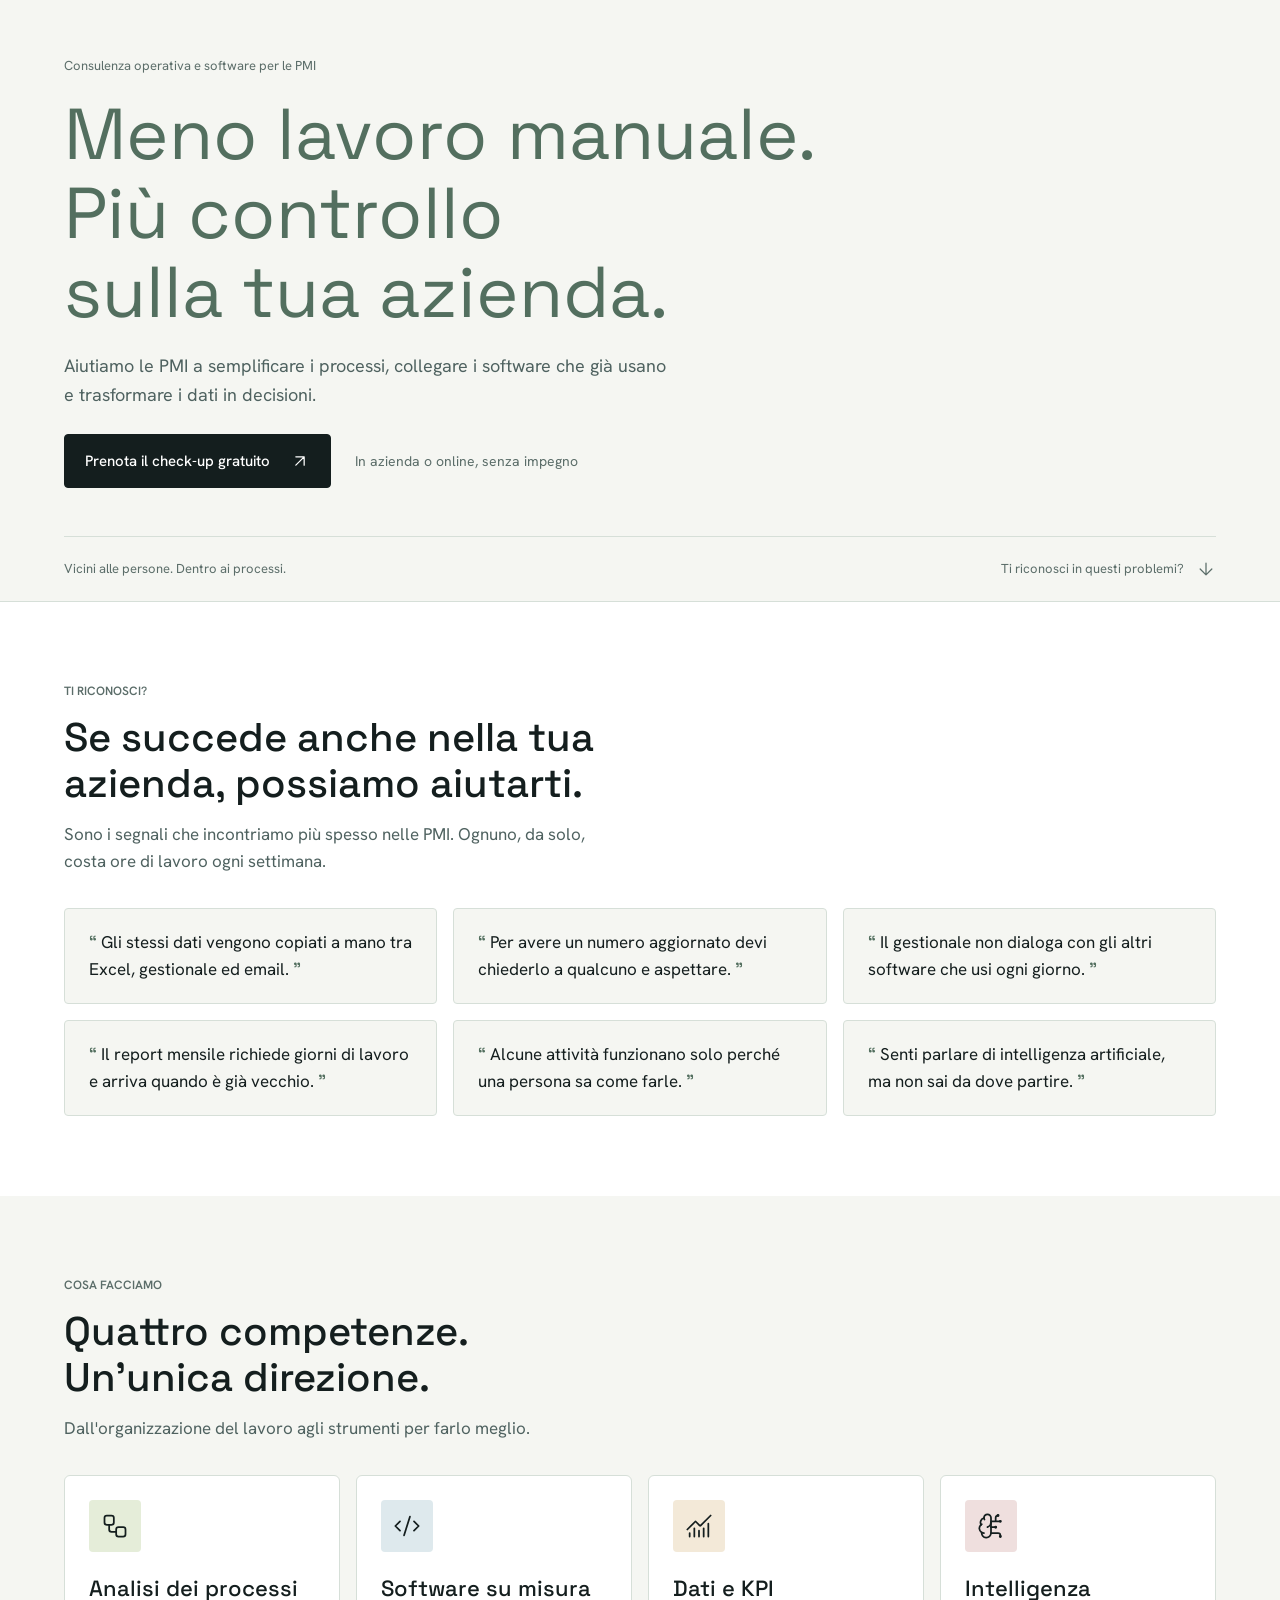
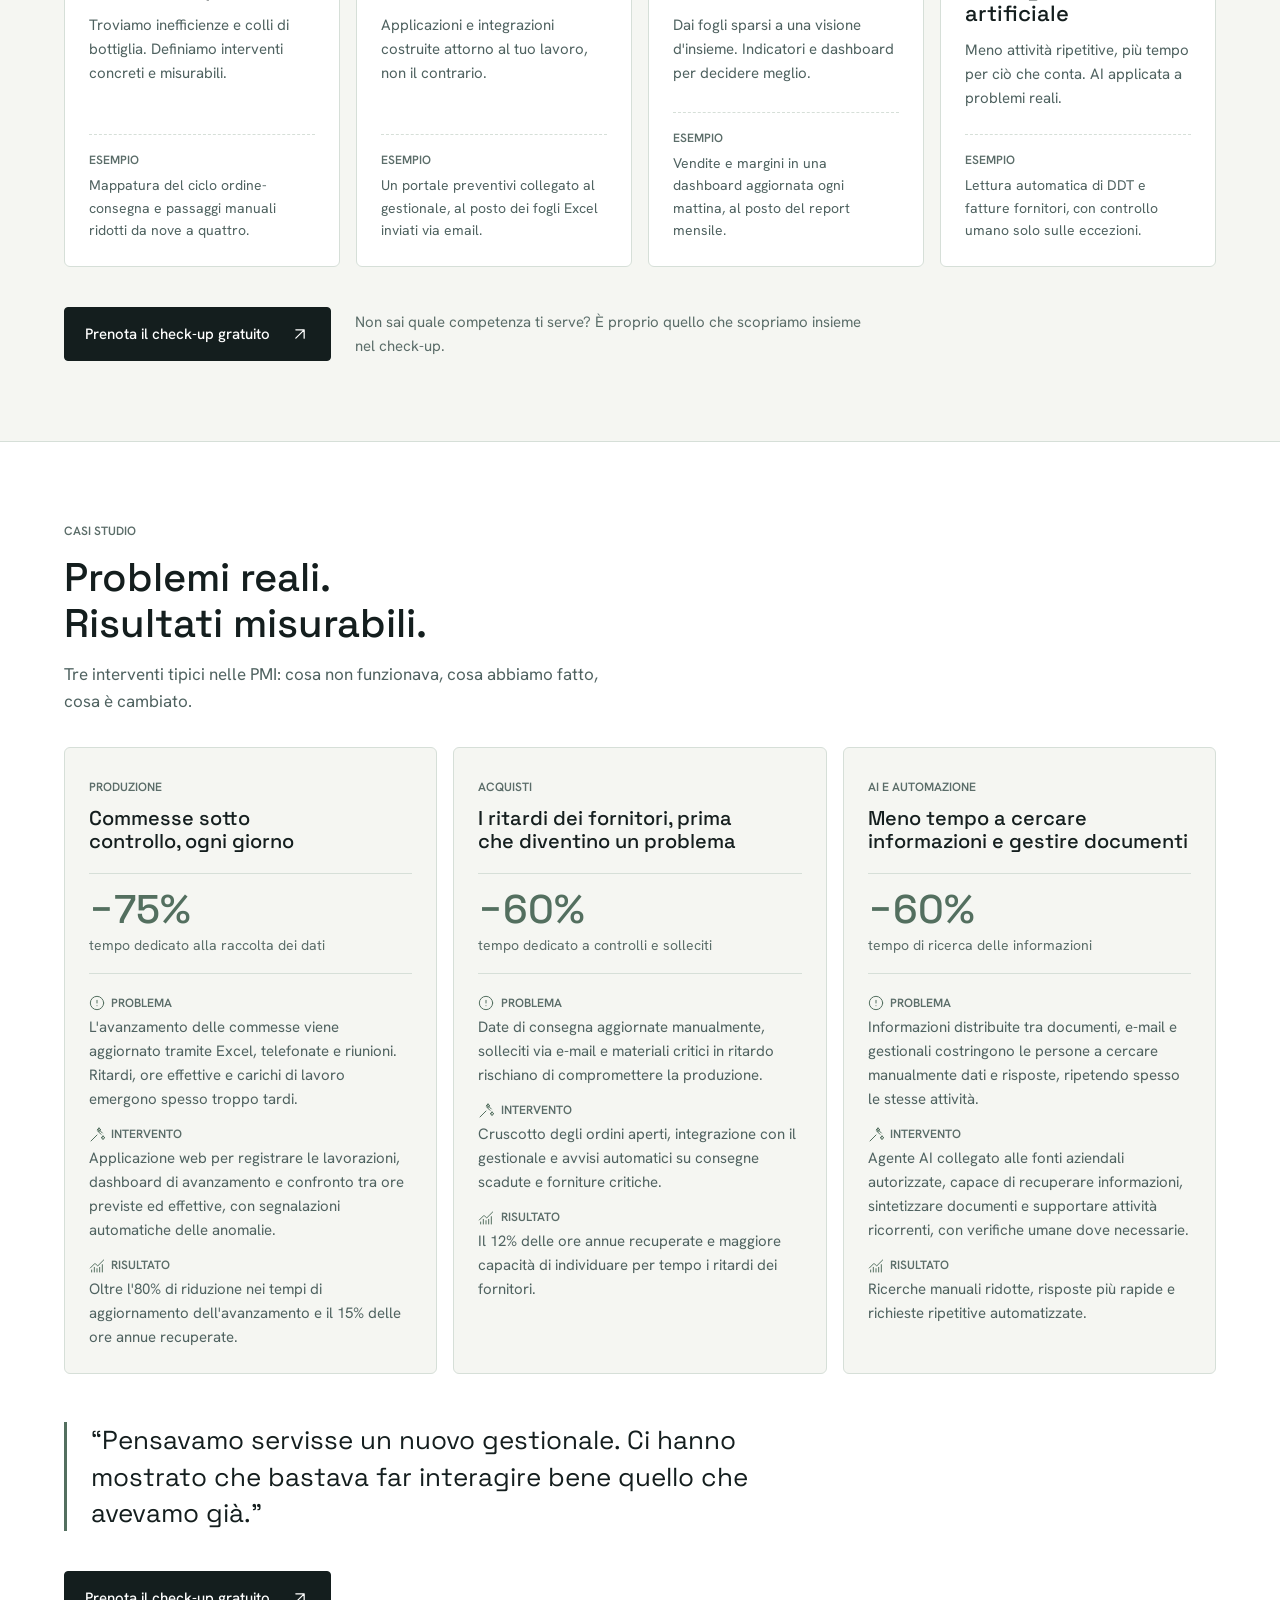
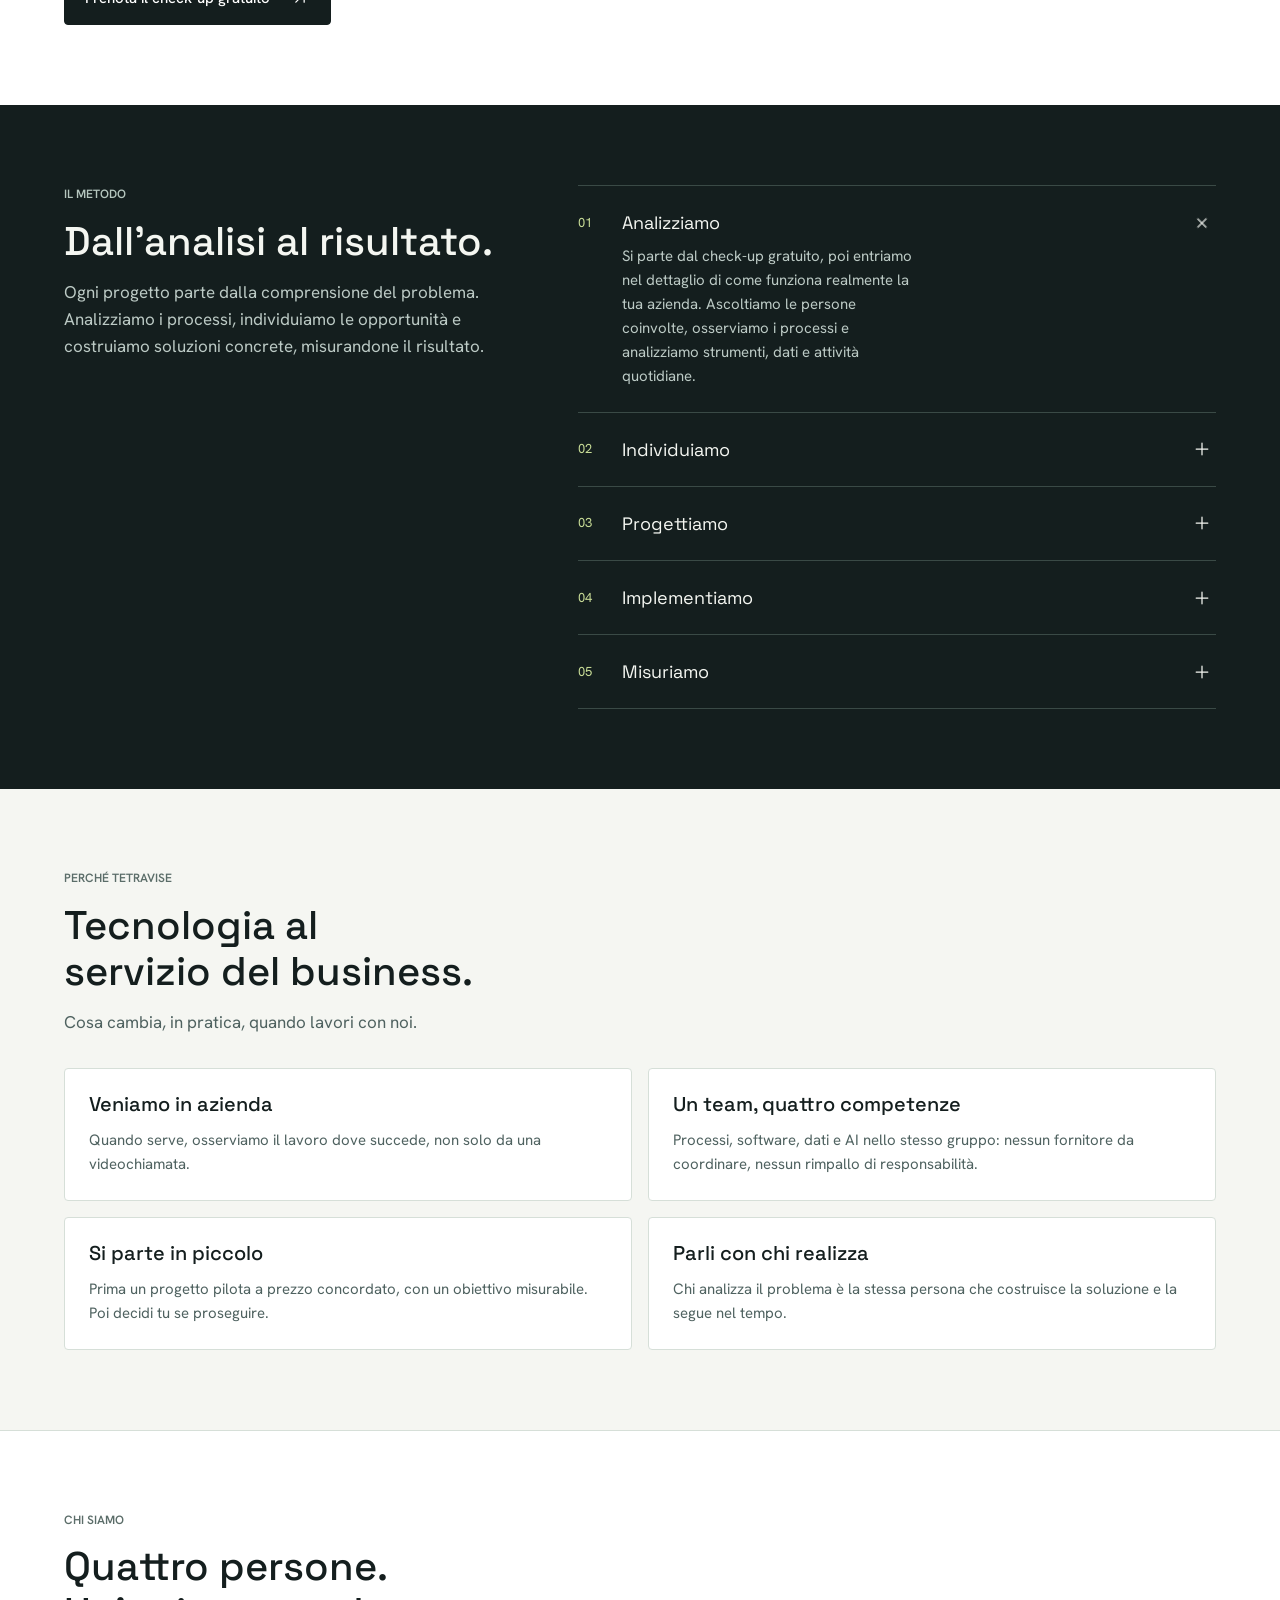
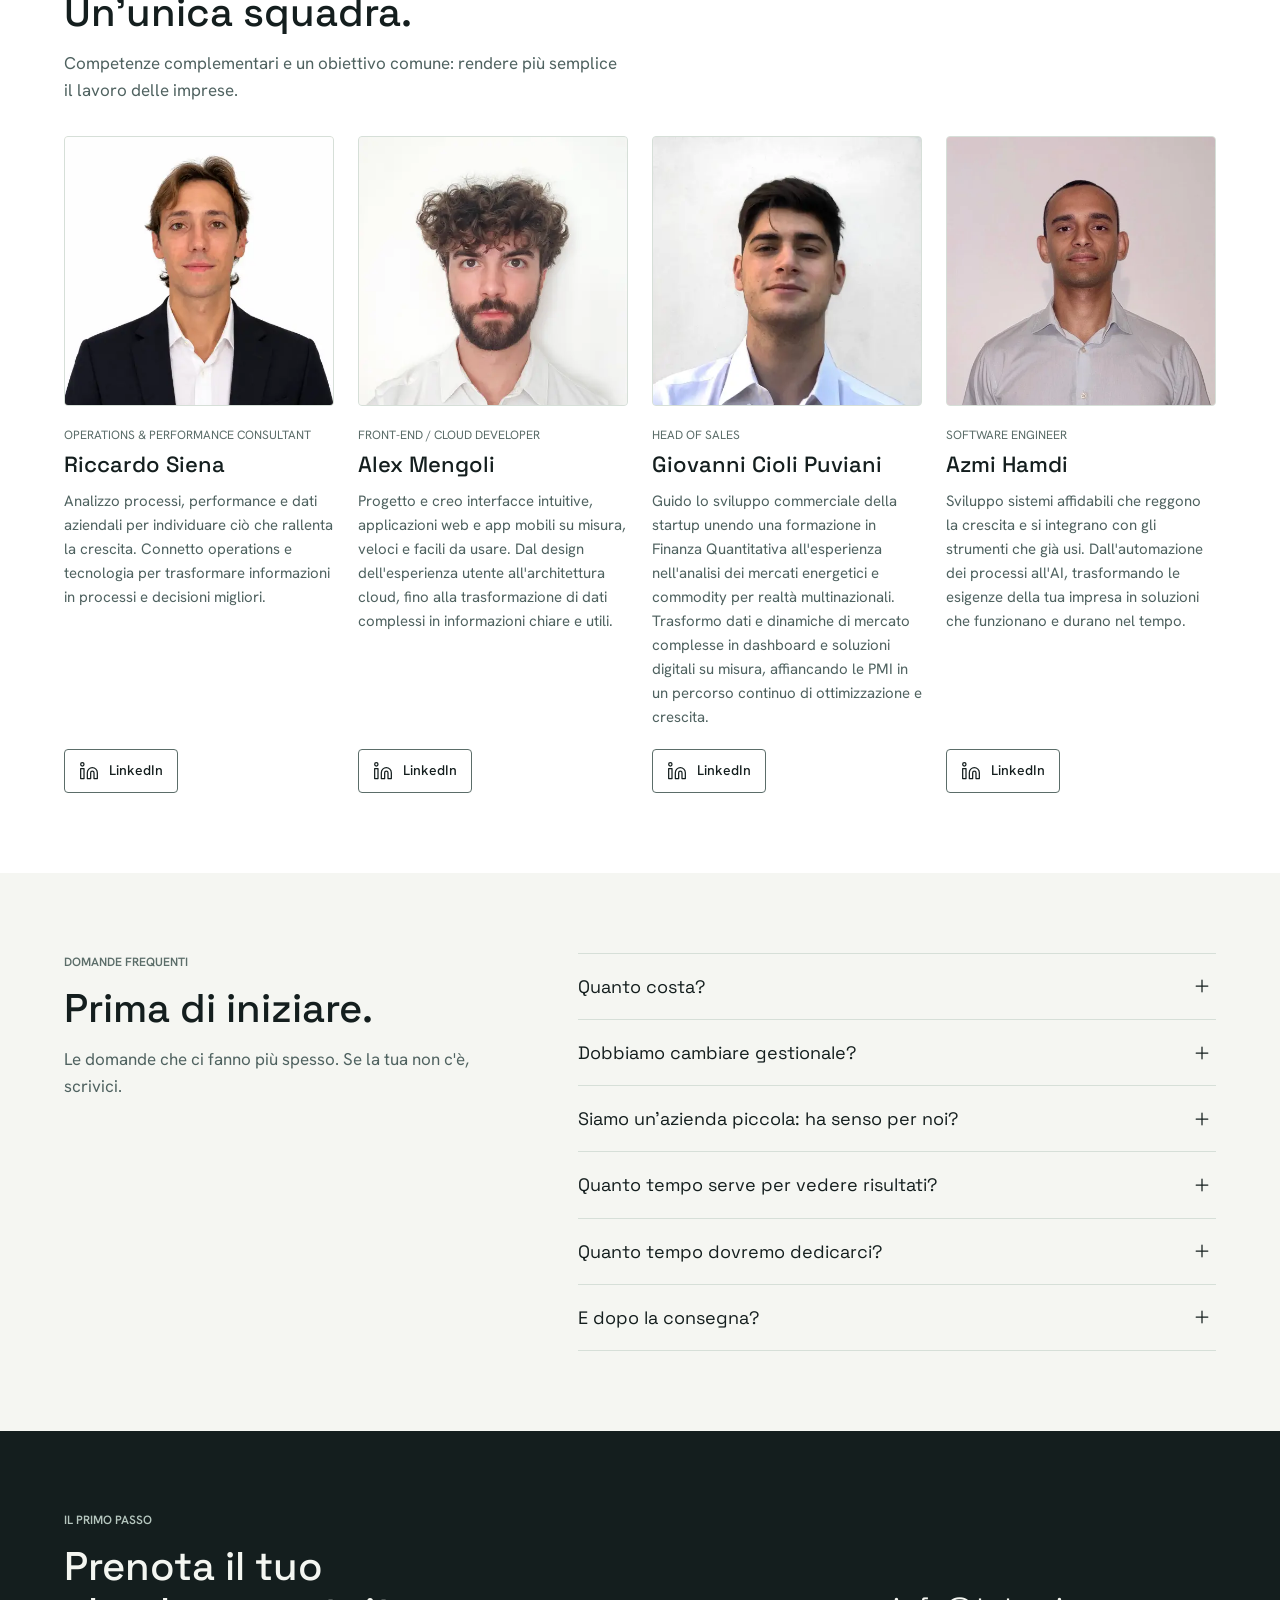
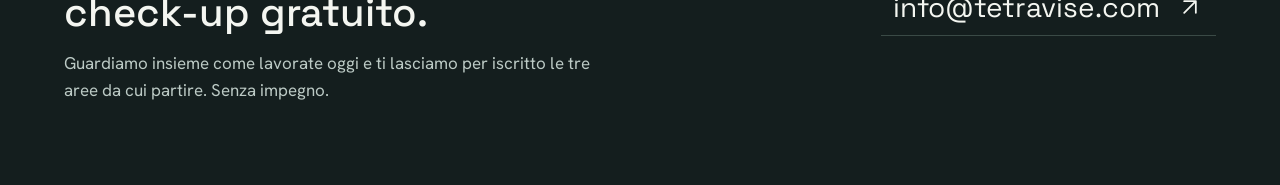
<file: index.html>
<!doctype html>
<html lang="it">
<head>
  <meta charset="utf-8">
  <meta name="viewport" content="width=device-width, initial-scale=1, viewport-fit=cover">
  <meta name="description" content="Tetravise: consulenza operativa, software su misura, dati e intelligenza artificiale per le PMI. Al fianco della tua impresa, dall'analisi al risultato.">
  <meta name="theme-color" content="#141E1E">
  <meta name="color-scheme" content="light dark">
  <meta name="robots" content="index, follow, max-image-preview:large">
  <meta property="og:type" content="website">
  <meta property="og:locale" content="it_IT">
  <meta property="og:site_name" content="Tetravise">
  <meta property="og:title" content="Tetravise | Consulenza e software per le PMI">
  <meta property="og:description" content="Processi più semplici, software su misura, dati e intelligenza artificiale per le PMI. Quattro persone, un'unica squadra.">
  <meta name="twitter:card" content="summary_large_image">
  <meta name="twitter:title" content="Tetravise | Consulenza e software per le PMI">
  <meta name="twitter:description" content="Processi più semplici, software su misura, dati e intelligenza artificiale per le PMI.">
  <link rel="icon" href="assets/favicon/favicon.ico">
  <link rel="icon" type="image/png" sizes="32x32" href="assets/favicon/favicon-32x32.png">
  <link rel="icon" type="image/png" sizes="16x16" href="assets/favicon/favicon-16x16.png">
  <link id="dynamic-favicon" rel="icon" href="assets/favicon/favicon.ico">
  <link rel="apple-touch-icon" sizes="180x180" href="assets/favicon/apple-touch-icon.png">
  <link rel="manifest" href="assets/favicon/site.webmanifest">
  <script src="assets/favicon/favicon-3d.js" defer></script>
  <template id="seo-metadata"></template>
  <title>Tetravise | Consulenza e software per le PMI</title>
  <script>
    (() => {
      let language = 'it';
      try {
        const saved = localStorage.getItem('tetravise-language');
        language = ['it', 'en'].includes(saved) ? saved : (navigator.language.toLowerCase().startsWith('it') ? 'it' : 'en');
      } catch {
        language = navigator.language.toLowerCase().startsWith('it') ? 'it' : 'en';
      }
      document.documentElement.lang = language;
      document.documentElement.dataset.language = language;

      let preference = 'system';
      try {
        const saved = localStorage.getItem('tetravise-theme');
        if (['light', 'dark', 'system'].includes(saved)) preference = saved;
      } catch {}
      const systemColor = matchMedia('(prefers-color-scheme: dark)').matches ? 'dark' : 'light';
      const theme = preference === 'system' ? systemColor : preference;
      document.documentElement.dataset.theme = theme;
      document.documentElement.dataset.themePreference = preference;
    })();
  </script>
  <link rel="preconnect" href="https://fonts.googleapis.com">
  <link rel="preconnect" href="https://fonts.gstatic.com" crossorigin>
  <link rel="stylesheet" href="https://fonts.googleapis.com/css2?family=Space+Grotesk:wght@400;500&family=Hanken+Grotesk:wght@400;500;600&display=swap">
  <style>
    :root {
      color-scheme: light dark;
      --bg: light-dark(#F5F6F2, #111B18);
      --surface: light-dark(#FFFFFF, #192722);
      --ink: light-dark(#141E1E, #EFF5EF);
      --soft: light-dark(#4F6260, #BECDC5);
      --muted: light-dark(#5B6D69, #B2C3B8);
      --line: light-dark(#D6DFD8, #3C5147);
      --accent: light-dark(#536F5F, #C9DD97);
      --focus: light-dark(#3C684A, #C9DD97);
      --button-bg: light-dark(#141E1E, #CDDFAC);
      --button-ink: light-dark(#FFFFFF, #17251B);
      --button-hover: light-dark(#2C423C, #DDEBC6);
      --inverse-bg: light-dark(#141E1E, #0A1410);
      --selection-bg: light-dark(#536F5F, #C9DD97);
      --selection-ink: light-dark(#FFFFFF, #17251B);
      --font-display: "Space Grotesk", "Hanken Grotesk", sans-serif;
      --font-body: "Hanken Grotesk", sans-serif;
      --gutter: 1.25rem;
    }

    * { box-sizing: border-box; }
    :root[data-theme="light"] { color-scheme: light; }
    :root[data-theme="dark"] { color-scheme: dark; }
    html { scroll-behavior: smooth; scroll-padding-top: 1.5rem; }
    body { margin: 0; background: var(--bg); color: var(--ink); font-family: var(--font-body); font-size: 1.0625rem; line-height: 1.6; -webkit-font-smoothing: antialiased; }
    h1, h2, h3, p, figure { margin: 0; }
    h1, h2, h3 { font-family: var(--font-display); font-weight: 500; line-height: 1.15; letter-spacing: 0; text-wrap: balance; }
    a { color: inherit; }
    img { max-width: 100%; }
    ::selection { background: var(--selection-bg); color: var(--selection-ink); }
    button, summary, .button, .nav a, .brand, .footer-brand, .text-link, .linkedin-link, .back-to-top { -webkit-user-select: none; user-select: none; -webkit-touch-callout: none; }
    :focus-visible { outline: 3px solid var(--focus); outline-offset: 5px; border-radius: 3px; }
    .container { width: calc(100% - var(--gutter) - var(--gutter)); max-width: 72rem; margin-inline: auto; }
    .icon-definitions { position: absolute; width: 0; height: 0; overflow: hidden; }
    .icon { display: block; width: 1.25rem; height: 1.25rem; flex: none; fill: none; stroke: currentColor; stroke-width: 1.5; stroke-linecap: round; stroke-linejoin: round; }
    .skip-link { position: absolute; z-index: 1; top: 1rem; left: 1rem; padding: .75rem 1rem; background: var(--button-bg); color: var(--button-ink); transform: translateY(-200%); }
    .skip-link:focus { transform: translateY(0); }
    .sr-only { position: absolute; width: 1px; height: 1px; padding: 0; margin: -1px; overflow: hidden; clip-path: inset(50%); white-space: nowrap; border: 0; }

    .hero { padding-top: 2.5rem; }
    .eyebrow { display: flex; align-items: center; gap: .5rem; color: var(--muted); font-size: .8125rem; }
    .hero h1 { max-width: 21ch; margin-top: 1.125rem; font-size: 2.375rem; font-weight: 400; line-height: 1.1; animation: enter .6s ease both; }
    .hero h1 span { display: block; color: var(--accent); }
    .lead { max-width: 38rem; margin-top: 1.25rem; color: var(--soft); animation: enter .6s ease .08s both; }
    .hero-actions { display: flex; flex-wrap: wrap; align-items: center; gap: 1rem 1.5rem; margin-top: 1.5rem; animation: enter .6s ease .16s both; }
    .button { display: inline-flex; max-width: 100%; min-height: 3.125rem; align-items: center; justify-content: space-between; gap: 1.25rem; padding: .875rem 1.25rem; border: 1px solid var(--button-bg); border-radius: 4px; background: var(--button-bg); color: var(--button-ink); font-size: .9375rem; font-weight: 500; text-decoration: none; transition: background .2s; }
    .button:hover { background: var(--button-hover); }
    .hero-offer { color: var(--muted); font-size: .875rem; }
    .hero-bottom { display: flex; align-items: center; justify-content: space-between; flex-wrap: wrap; gap: 1rem; margin-top: 2.5rem; padding-block: 1rem; border-top: 1px solid var(--line); color: var(--muted); font-size: .8125rem; }
    .text-link { display: inline-flex; min-height: 2rem; align-items: center; gap: .75rem; text-decoration: none; }
    .text-link:hover { text-decoration: underline; text-underline-offset: .3em; }

    .section { padding-block: 3.5rem; }
    .section-head { display: flex; max-width: 40rem; flex-direction: column; gap: .875rem; margin-bottom: 2rem; }
    .kicker { color: var(--muted); font-size: .75rem; font-weight: 600; text-transform: uppercase; }
    .section h2 { max-width: 24ch; font-size: 1.875rem; }
    .sub { max-width: 35rem; color: var(--soft); }
    .alt { border-top: 1px solid var(--line); background: var(--surface); }
    .section-cta { display: flex; flex-wrap: wrap; align-items: center; gap: 1rem 1.5rem; margin-top: 2.5rem; }
    .section-cta p { max-width: 32rem; color: var(--muted); font-size: .9375rem; }

    .pains { display: grid; gap: 1rem; margin: 0; padding: 0; list-style: none; }
    .pain { position: relative; min-width: 0; padding: 1.25rem 1.5rem; border: 1px solid var(--line); border-radius: 4px; background: var(--bg); }
    .pain::before, .pain::after { color: var(--accent); font-family: var(--font-display); font-weight: 500; }
    .pain::before { content: "\201C"; margin-right: .25rem; }
    .pain::after { content: "\201D"; margin-left: .25rem; }

    .fields { display: grid; gap: 1rem; }
    .field { display: flex; min-width: 0; flex-direction: column; gap: 1.5rem; padding: 1.5rem; border: 1px solid var(--line); border-radius: 6px; background: var(--surface); transition: border-color .2s, box-shadow .2s; }
    .field-icon { display: grid; width: 3.25rem; height: 3.25rem; place-items: center; border-radius: 4px; background: var(--tile); transition: transform .25s; }
    .field-icon .icon { width: 1.75rem; height: 1.75rem; }
    .field h3 { max-width: 16ch; margin-bottom: .75rem; font-size: 1.25rem; }
    .field p { color: var(--soft); font-size: .9375rem; }
    .field .field-example { margin-top: auto; padding-top: 1rem; border-top: 1px dashed var(--line); font-size: .875rem; }
    .field-example span:first-child, .case dt { color: var(--muted); font-size: .75rem; font-weight: 600; text-transform: uppercase; }
    .field-example span { margin-bottom: .25rem; }
    .field-example span:first-child { display: block; }
    .f1 { --tile: light-dark(#E5EDD9, #2F4234); }
    .f2 { --tile: light-dark(#DEE9ED, #2C4147); }
    .f3 { --tile: light-dark(#F3E9D8, #493F2B); }
    .f4 { --tile: light-dark(#EFDFDE, #483236); }

    .inverse { --ink: #F4F6F1; --soft: #BCCAC5; --muted: #B5C6BE; --line: #3A4A46; --focus: #C9DD97; background: var(--inverse-bg); color: var(--ink); }
    .cases { display: grid; gap: 1rem; }
    .case { display: flex; min-width: 0; flex-direction: column; gap: 1.25rem; padding: 1.5rem; border: 1px solid var(--line); border-radius: 6px; background: var(--bg); }
    .case h3 { margin-top: .5rem; font-size: 1.25rem; }
    .case-metric { display: flex; flex-direction: column; gap: .25rem; padding-block: 1rem; border-block: 1px solid var(--line); }
    .case-metric strong { color: var(--accent); font-family: var(--font-display); font-size: 2.5rem; font-weight: 500; line-height: 1; }
    .case-metric span { color: var(--muted); font-size: .875rem; }
    .case dl { display: grid; gap: .875rem; margin: 0; }
    .case dt { display: flex; align-items: center; gap: .4rem; }
    .case dt .icon { width: 1rem; height: 1rem; color: var(--accent); }
    .case dd { margin: .125rem 0 0; color: var(--soft); font-size: .9375rem; }
    .quote { max-width: 46rem; margin-top: 3rem; padding-left: 1.5rem; border-left: 3px solid var(--accent); }
    .quote blockquote { margin: 0; }
    .quote p { font-family: var(--font-display); font-size: 1.375rem; line-height: 1.4; }
    .quote figcaption { margin-top: .75rem; color: var(--muted); font-size: .875rem; }

    .split-layout { display: grid; gap: 2rem; }
    #metodo .split-layout { gap: 1rem; }
    .split-layout .section-head { margin-bottom: 0; }
    :is(.method, .faq) details { border-top: 1px solid var(--line); }
    :is(.method, .faq) details:last-child { border-bottom: 1px solid var(--line); }
    .method summary { display: grid; grid-template-columns: 1.75rem minmax(0, 1fr) 1.5rem; gap: 1rem; align-items: center; padding-block: 1.5rem; font-family: var(--font-display); font-size: 1.125rem; line-height: 1.4; list-style: none; cursor: pointer; }
    :is(.method, .faq) summary::-webkit-details-marker { display: none; }
    :is(.method, .faq) summary::marker { content: ""; }
    .method summary:hover { color: #DBEAB6; }
    .step-index { color: #C9DD97; font-family: var(--font-body); font-size: .8125rem; }
    .accordion-icon { transition: transform .2s; }
    :is(.method, .faq) details[open] .accordion-icon { transform: rotate(45deg); }
    .method details p { max-width: 48ch; padding: 0 2.5rem 1.5rem 2.75rem; color: var(--soft); font-size: .9375rem; }
    .method details[open] summary { margin-bottom: 0; padding-bottom: .5rem; }
    :is(.method, .faq) details[open] p { animation: enter .3s ease both; }
    .faq summary { display: grid; grid-template-columns: minmax(0, 1fr) 1.5rem; gap: 1rem; align-items: center; padding-block: 1.25rem; font-family: var(--font-display); font-size: 1.125rem; line-height: 1.4; list-style: none; cursor: pointer; }
    .faq summary:hover { color: var(--accent); }
    .faq details p { max-width: 60ch; padding: 0 2.5rem 1.25rem 0; color: var(--soft); font-size: .9375rem; }

    .reasons { display: grid; gap: 1rem; }
    .reason { min-width: 0; padding: 1.5rem; border: 1px solid var(--line); border-radius: 4px; background: var(--surface); }
    .reason h3 { margin-bottom: .75rem; font-size: 1.25rem; }
    .reason p { color: var(--soft); font-size: .9375rem; }

    .team { display: grid; gap: 2rem; }
    .person { display: flex; min-width: 0; flex-direction: column; transform-origin: center; transition: transform .32s cubic-bezier(.2, .7, .2, 1); }
    .portrait { position: relative; display: grid; flex: none; width: 100%; aspect-ratio: 1; place-items: center; overflow: hidden; border: 1px solid var(--line); border-radius: 4px; background: light-dark(#E1E8E2, #283B30); color: light-dark(#4B6652, #BED1B8); }
    .portrait--software { background: light-dark(#E2E9EB, #28383D); color: light-dark(#4C626A, #BDCFD5); }
    .portrait--data { background: light-dark(#EDE7DA, #403A2D); color: light-dark(#706044, #DCCEB1); }
    .portrait--ai { background: light-dark(#EEE1DD, #3E302E); color: light-dark(#76574F, #E0C6BE); }
    .portrait .icon { width: 3rem; height: 3rem; stroke-width: 1; }
    .portrait img { position: absolute; inset: 0; width: 100%; height: 100%; object-fit: cover; }
    .person figcaption { display: flex; flex: 1; flex-direction: column; align-items: flex-start; padding-top: 1.25rem; }
    .person .role { margin-bottom: .375rem; color: var(--muted); font-size: .75rem; text-transform: uppercase; }
    .person h3 { margin-bottom: .75rem; font-size: 1.375rem; }
    .person .bio { max-width: 36ch; margin-bottom: 1.25rem; color: var(--soft); font-size: .9375rem; }
    .linkedin-link { display: inline-flex; min-height: 2.75rem; align-items: center; gap: .625rem; margin-top: auto; padding: .625rem .875rem; border: 1px solid var(--muted); border-radius: 4px; background: var(--surface); color: var(--ink); font: inherit; font-size: .875rem; font-weight: 500; line-height: 1.4; text-decoration: none; cursor: pointer; transition: color .2s, border-color .2s; }
    .linkedin-link:hover { color: var(--accent); border-color: currentColor; }
    .linkedin-link:disabled { border-color: var(--line); border-style: dashed; background: transparent; color: var(--muted); cursor: not-allowed; }

    .contact-layout { display: flex; flex-direction: column; gap: 2rem; }
    .contact .section-head { margin-bottom: 0; }
    .mail { display: inline-flex; max-width: 100%; align-items: center; align-self: flex-start; gap: 1rem; padding: .625rem .75rem; border-bottom: 1px solid var(--line); font-family: var(--font-display); font-size: 1.375rem; line-height: 1.3; text-decoration: none; }
    .mail span { min-width: 0; overflow-wrap: anywhere; }
    .mail .icon { width: 1.75rem; height: 1.75rem; }
    .mail:hover { color: #DBEAB6; border-color: currentColor; }
    .mail.contact-highlight { color: #DBEAB6; border-color: currentColor; outline: 2px solid var(--focus); outline-offset: .25rem; border-radius: 3px; }
    .button .icon, .mail .icon, .text-link .icon { transition: transform .25s; }
    .reveal-ready [data-reveal] { opacity: 0; transform: translateY(18px); transition: opacity .6s ease, transform .6s cubic-bezier(.22, 1, .36, 1); transition-delay: var(--reveal-delay, 0ms); }
    .reveal-ready [data-reveal].is-visible { opacity: 1; transform: none; }
    :is(.fields, .reasons, .pains, .cases) > :nth-child(2) { --reveal-delay: 70ms; }
    :is(.fields, .reasons, .pains, .cases) > :nth-child(3) { --reveal-delay: 140ms; }
    :is(.fields, .reasons, .pains) > :nth-child(n+4) { --reveal-delay: 210ms; }
    @keyframes enter { from { opacity: 0; transform: translateY(12px); } to { opacity: 1; transform: translateY(0); } }
    @media (hover: hover) {
      .field:hover { border-color: var(--muted); box-shadow: 0 8px 24px rgb(0 0 0 / .06); }
      .field:hover .field-icon { transform: rotate(-5deg); }
      .button:hover .icon, .mail:hover .icon { transform: translate(2px, -2px); }
      .text-link:hover .icon { transform: translateY(3px); }
    }
    @media (hover: hover) and (pointer: fine) and (prefers-reduced-motion: no-preference) {
      .person:hover, .person:focus-within { transform: scale(1.025); }
      .back-to-top:hover .icon { transform: translateY(-2px) rotate(180deg); }
    }
    @media (max-width: 39.99rem) {
      .hero { padding-top: 3rem; }
      .lead { margin-top: 1.5rem; }
      .hero-actions { margin-top: 2rem; }
      .hero-bottom { margin-top: 3rem; padding-block: 1.25rem; }
      .hero-note { display: none; }
    }
    @media (max-width: 23.5rem) {
      :root { --gutter: 1rem; }
      .hero h1 { font-size: 2rem; }
      .lead { font-size: 1rem; }
    }
    @media (max-width: 39.99rem) and (max-height: 43.75rem) {
      .hero { padding-top: 2rem; }
      .lead { margin-top: 1.25rem; }
      .hero-actions { margin-top: 1.5rem; }
      .hero-bottom { margin-top: 2.5rem; padding-block: 1rem; }
      .hero + .section { padding-top: 2rem; }
    }
    @media (min-width: 40rem) {
      :root { --gutter: 2.5rem; }
      .hero { padding-top: 3.5rem; }
      .hero h1 { font-size: 3.5rem; }
      .lead { font-size: 1.125rem; }
      .section { padding-block: 4.5rem; }
      .section h2 { font-size: 2.25rem; }
      .fields, .team { grid-template-columns: repeat(2, minmax(0, 1fr)); }
      .reasons, .pains { grid-template-columns: repeat(2, minmax(0, 1fr)); }
      .quote p { font-size: 1.625rem; }
      .field h3 { font-size: 1.375rem; }
      .mail { font-size: 1.75rem; }
    }
    @media (min-width: 56rem) {
      .cases { grid-template-columns: repeat(3, minmax(0, 1fr)); }
    }
    @media (min-width: 64rem) {
      .hero h1 { font-size: 4.5rem; }
      .hero-bottom { margin-top: 3rem; }
      .section { padding-block: 5rem; }
      .section h2 { font-size: 2.5rem; }
      .fields, .team { grid-template-columns: repeat(4, minmax(0, 1fr)); }
      .pains { grid-template-columns: repeat(3, minmax(0, 1fr)); }
      .split-layout { grid-template-columns: minmax(0, .85fr) minmax(0, 1.25fr); gap: 5rem; }
      #metodo .split-layout { gap: 5rem; }
      .team { gap: 1.5rem; }
      .contact-layout { flex-direction: row; align-items: center; justify-content: space-between; gap: 3rem; }
      .contact .section-head { max-width: 33rem; }
      .mail { align-self: center; flex: none; }
    }
    @media (prefers-reduced-motion: reduce) {
      html { scroll-behavior: auto; }
      *, *::before, *::after { animation: none !important; transition: none !important; }
      .reveal-ready [data-reveal] { opacity: 1; transform: none; }
    }
  </style>
  <link rel="stylesheet" href="assets/layout.css">
</head>
<body id="top">
  <a class="skip-link" href="#contenuto">Vai al contenuto</a>
  <svg class="icon-definitions" xmlns="http://www.w3.org/2000/svg" aria-hidden="true" focusable="false" data-icon-library="lucide@0.468.0">
    <desc>Lucide icons. License: assets/lucide-LICENSE.txt</desc>
    <symbol id="icon-workflow" viewBox="0 0 24 24">
      <rect width="8" height="8" x="3" y="3" rx="2"/>
      <path d="M7 11v4a2 2 0 0 0 2 2h4"/>
      <rect width="8" height="8" x="13" y="13" rx="2"/>
    </symbol>
    <symbol id="icon-code-xml" viewBox="0 0 24 24">
      <path d="m18 16 4-4-4-4"/>
      <path d="m6 8-4 4 4 4"/>
      <path d="m14.5 4-5 16"/>
    </symbol>
    <symbol id="icon-chart-no-axes-combined" viewBox="0 0 24 24">
      <path d="M12 16v5M16 14v7M20 10v11"/>
      <path d="m22 3-8.646 8.646a.5.5 0 0 1-.708 0L9.354 8.354a.5.5 0 0 0-.707 0L2 15"/>
      <path d="M4 18v3M8 14v7"/>
    </symbol>
    <symbol id="icon-brain-circuit" viewBox="0 0 24 24">
      <path d="M12 5a3 3 0 1 0-5.997.125 4 4 0 0 0-2.526 5.77 4 4 0 0 0 .556 6.588A4 4 0 1 0 12 18Z"/>
      <path d="M9 13a4.5 4.5 0 0 0 3-4M6.003 5.125A3 3 0 0 0 6.401 6.5M3.477 10.896a4 4 0 0 1 .585-.396M6 18a4 4 0 0 1-1.967-.516M12 13h4M12 18h6a2 2 0 0 1 2 2v1M12 8h8M16 8V5a2 2 0 0 1 2-2"/>
      <circle cx="16" cy="13" r=".5"/><circle cx="18" cy="3" r=".5"/>
      <circle cx="20" cy="21" r=".5"/><circle cx="20" cy="8" r=".5"/>
    </symbol>
    <symbol id="icon-arrow-up-right" viewBox="0 0 24 24">
      <path d="M7 7h10v10M7 17 17 7"/>
    </symbol>
    <symbol id="icon-arrow-down" viewBox="0 0 24 24">
      <path d="M12 5v14m7-7-7 7-7-7"/>
    </symbol>
    <symbol id="icon-plus" viewBox="0 0 24 24">
      <path d="M5 12h14M12 5v14"/>
    </symbol>
    <symbol id="icon-user-round" viewBox="0 0 24 24">
      <circle cx="12" cy="8" r="5"/>
      <path d="M20 21a8 8 0 0 0-16 0"/>
    </symbol>
    <symbol id="icon-linkedin" viewBox="0 0 24 24">
      <path d="M16 8a6 6 0 0 1 6 6v7h-4v-7a2 2 0 0 0-2-2 2 2 0 0 0-2 2v7h-4v-7a6 6 0 0 1 6-6z"/>
      <rect width="4" height="12" x="2" y="9"/>
      <circle cx="4" cy="4" r="2"/>
    </symbol>
    <symbol id="icon-sun" viewBox="0 0 24 24">
      <circle cx="12" cy="12" r="4"/>
      <path d="M12 2v2M12 20v2m-7.07-17.07 1.41 1.41m11.32 11.32 1.41 1.41M2 12h2M20 12h2M6.34 17.66l-1.41 1.41M19.07 4.93l-1.41 1.41"/>
    </symbol>
    <symbol id="icon-moon" viewBox="0 0 24 24">
      <path d="M12 3a6 6 0 0 0 9 9 9 9 0 1 1-9-9Z"/>
    </symbol>
    <symbol id="icon-circle-alert" viewBox="0 0 24 24"><circle cx="12" cy="12" r="10"/><line x1="12" y1="8" x2="12" y2="12"/><line x1="12" y1="16" x2="12.01" y2="16"/></symbol>
    <symbol id="icon-wand-sparkles" viewBox="0 0 24 24"><path d="m15 4 5 5"/><path d="m13 6 5 5"/><path d="m3 21 9-9"/><path d="m14 3 1-2 1 2 2 1-2 1-1 2-1-2-2-1 2-1Z"/><path d="m20 15 1-2 1 2 2 1-2 1-1 2-1-2-2-1 2-1Z"/></symbol>
  </svg>

  <template id="site-header"></template>

  <main id="contenuto" tabindex="-1">
    <section class="hero" aria-labelledby="hero-title">
      <div class="container">
        <p class="eyebrow" data-i18n="hero.eyebrow">Consulenza operativa e software per le PMI</p>
        <h1 id="hero-title"><span data-i18n="hero.title">Meno lavoro manuale.</span><span data-i18n="hero.titleAccent">Più controllo sulla tua azienda.</span></h1>
        <p class="lead" data-i18n="hero.lead">Aiutiamo le PMI a semplificare i processi, collegare i software che già usano e trasformare i dati in decisioni.</p>
        <div class="hero-actions">
          <a class="button" href="#contatti"><span data-i18n="hero.cta">Prenota il check-up gratuito</span> <svg class="icon" aria-hidden="true"><use href="#icon-arrow-up-right"/></svg></a>
          <p class="hero-offer" data-i18n="hero.offer">In azienda o online, senza impegno</p>
        </div>
        <div class="hero-bottom">
          <span class="hero-note" data-i18n="hero.note">Vicini alle persone. Dentro ai processi.</span>
          <a class="text-link" href="#problemi"><span data-i18n="hero.link">Ti riconosci in questi problemi?</span> <svg class="icon" aria-hidden="true"><use href="#icon-arrow-down"/></svg></a>
        </div>
      </div>
    </section>

    <section class="section alt" id="problemi" aria-labelledby="pains-title">
      <div class="container">
        <div class="section-head" data-reveal>
          <span class="kicker" data-i18n="pains.kicker">Ti riconosci?</span>
          <h2 id="pains-title" data-i18n="pains.title">Se succede anche nella tua azienda, possiamo aiutarti.</h2>
          <p class="sub" data-i18n="pains.sub">Sono i segnali che incontriamo più spesso nelle PMI. Ognuno, da solo, costa ore di lavoro ogni settimana.</p>
        </div>
        <ul class="pains">
          <li class="pain" data-reveal data-i18n="pains.1">Gli stessi dati vengono copiati a mano tra Excel, gestionale ed email.</li>
          <li class="pain" data-reveal data-i18n="pains.2">Per avere un numero aggiornato devi chiederlo a qualcuno e aspettare.</li>
          <li class="pain" data-reveal data-i18n="pains.3">Il gestionale non dialoga con gli altri software che usi ogni giorno.</li>
          <li class="pain" data-reveal data-i18n="pains.4">Il report mensile richiede giorni di lavoro e arriva quando è già vecchio.</li>
          <li class="pain" data-reveal data-i18n="pains.5">Alcune attività funzionano solo perché una persona sa come farle.</li>
          <li class="pain" data-reveal data-i18n="pains.6">Senti parlare di intelligenza artificiale, ma non sai da dove partire.</li>
        </ul>
      </div>
    </section>

    <section class="section services" id="competenze" aria-labelledby="services-title">
      <div class="container">
        <div class="section-head" data-reveal>
          <span class="kicker" data-i18n="services.kicker">Cosa facciamo</span>
          <h2 id="services-title"><span data-i18n="services.title">Quattro competenze.</span><br><span data-i18n="services.titleAccent">Un'unica direzione.</span></h2>
          <p class="sub" data-i18n="services.sub">Dall'organizzazione del lavoro agli strumenti per farlo meglio.</p>
        </div>
        <div class="fields">
          <article class="field f1" data-reveal>
            <div class="field-icon"><svg class="icon" aria-hidden="true"><use href="#icon-workflow"/></svg></div>
            <div>
              <h3 data-i18n="services.process.title">Analisi dei processi</h3>
              <p data-i18n="services.process.body">Troviamo inefficienze e colli di bottiglia. Definiamo interventi concreti e misurabili.</p>
            </div>
            <p class="field-example"><span data-i18n="ui.example">Esempio</span> <span data-i18n="services.process.example">Mappatura del ciclo ordine-consegna e passaggi manuali ridotti da nove a quattro.</span></p>
          </article>
          <article class="field f2" data-reveal>
            <div class="field-icon"><svg class="icon" aria-hidden="true"><use href="#icon-code-xml"/></svg></div>
            <div>
              <h3 data-i18n="services.software.title">Software su misura</h3>
              <p data-i18n="services.software.body">Applicazioni e integrazioni costruite attorno al tuo lavoro, non il contrario.</p>
            </div>
            <p class="field-example"><span data-i18n="ui.example">Esempio</span> <span data-i18n="services.software.example">Un portale preventivi collegato al gestionale, al posto dei fogli Excel inviati via email.</span></p>
          </article>
          <article class="field f3" data-reveal>
            <div class="field-icon"><svg class="icon" aria-hidden="true"><use href="#icon-chart-no-axes-combined"/></svg></div>
            <div>
              <h3 data-i18n="services.data.title">Dati e KPI</h3>
              <p data-i18n="services.data.body">Dai fogli sparsi a una visione d'insieme. Indicatori e dashboard per decidere meglio.</p>
            </div>
            <p class="field-example"><span data-i18n="ui.example">Esempio</span> <span data-i18n="services.data.example">Vendite e margini in una dashboard aggiornata ogni mattina, al posto del report mensile.</span></p>
          </article>
          <article class="field f4" data-reveal>
            <div class="field-icon"><svg class="icon" aria-hidden="true"><use href="#icon-brain-circuit"/></svg></div>
            <div>
              <h3 data-i18n="services.ai.title">Intelligenza artificiale</h3>
              <p data-i18n="services.ai.body">Meno attività ripetitive, più tempo per ciò che conta. AI applicata a problemi reali.</p>
            </div>
            <p class="field-example"><span data-i18n="ui.example">Esempio</span> <span data-i18n="services.ai.example">Lettura automatica di DDT e fatture fornitori, con controllo umano solo sulle eccezioni.</span></p>
          </article>
        </div>
        <div class="section-cta" data-reveal>
          <a class="button" href="#contatti"><span data-i18n="hero.cta">Prenota il check-up gratuito</span> <svg class="icon" aria-hidden="true"><use href="#icon-arrow-up-right"/></svg></a>
          <p data-i18n="services.cta">Non sai quale competenza ti serve? È proprio quello che scopriamo insieme nel check-up.</p>
        </div>
      </div>
    </section>

    <section class="section alt" id="casi" aria-labelledby="cases-title">
      <div class="container">
        <div class="section-head" data-reveal>
          <span class="kicker" data-i18n="cases.kicker">Casi studio</span>
          <h2 id="cases-title"><span data-i18n="cases.title">Problemi reali.</span><br><span data-i18n="cases.titleAccent">Risultati misurabili.</span></h2>
          <p class="sub" data-i18n="cases.sub">Tre interventi tipici nelle PMI: cosa non funzionava, cosa abbiamo fatto, cosa è cambiato.</p>
        </div>
        <div class="cases">
          <article class="case" data-reveal>
            <div>
              <span class="kicker" data-i18n="cases.production.kicker">Produzione</span>
              <h3 data-i18n="cases.production.title">Commesse sotto controllo, ogni giorno</h3>
            </div>
            <p class="case-metric"><strong>−75%</strong><span data-i18n="cases.production.metric">tempo dedicato alla raccolta dei dati</span></p>
            <dl>
              <div><dt><svg class="icon" aria-hidden="true"><use href="#icon-circle-alert"/></svg><span data-i18n="ui.problem">Problema</span></dt><dd data-i18n="cases.production.problem">L'avanzamento delle commesse viene aggiornato tramite Excel, telefonate e riunioni. Ritardi, ore effettive e carichi di lavoro emergono spesso troppo tardi.</dd></div>
              <div><dt><svg class="icon" aria-hidden="true"><use href="#icon-wand-sparkles"/></svg><span data-i18n="ui.intervention">Intervento</span></dt><dd data-i18n="cases.production.intervention">Applicazione web per registrare le lavorazioni, dashboard di avanzamento e confronto tra ore previste ed effettive, con segnalazioni automatiche delle anomalie.</dd></div>
              <div><dt><svg class="icon" aria-hidden="true"><use href="#icon-chart-no-axes-combined"/></svg><span data-i18n="ui.result">Risultato</span></dt><dd data-i18n="cases.production.result">Oltre l'80% di riduzione nei tempi di aggiornamento dell'avanzamento e il 15% delle ore annue recuperate.</dd></div>
            </dl>
          </article>
          <article class="case" data-reveal>
            <div>
              <span class="kicker" data-i18n="cases.purchasing.kicker">Acquisti</span>
              <h3 data-i18n="cases.purchasing.title">I ritardi dei fornitori, prima che diventino un problema</h3>
            </div>
            <p class="case-metric"><strong>−60%</strong><span data-i18n="cases.purchasing.metric">tempo dedicato a controlli e solleciti</span></p>
            <dl>
              <div><dt><svg class="icon" aria-hidden="true"><use href="#icon-circle-alert"/></svg><span data-i18n="ui.problem">Problema</span></dt><dd data-i18n="cases.purchasing.problem">Date di consegna aggiornate manualmente, solleciti via e-mail e materiali critici in ritardo rischiano di compromettere la produzione.</dd></div>
              <div><dt><svg class="icon" aria-hidden="true"><use href="#icon-wand-sparkles"/></svg><span data-i18n="ui.intervention">Intervento</span></dt><dd data-i18n="cases.purchasing.intervention">Cruscotto degli ordini aperti, integrazione con il gestionale e avvisi automatici su consegne scadute e forniture critiche.</dd></div>
              <div><dt><svg class="icon" aria-hidden="true"><use href="#icon-chart-no-axes-combined"/></svg><span data-i18n="ui.result">Risultato</span></dt><dd data-i18n="cases.purchasing.result">Il 12% delle ore annue recuperate e maggiore capacità di individuare per tempo i ritardi dei fornitori.</dd></div>
            </dl>
          </article>
          <article class="case" data-reveal>
            <div>
              <span class="kicker" data-i18n="cases.ai.kicker">AI e automazione</span>
              <h3 data-i18n="cases.ai.title">Meno tempo a cercare informazioni e gestire documenti</h3>
            </div>
            <p class="case-metric"><strong>−60%</strong><span data-i18n="cases.ai.metric">tempo di ricerca delle informazioni</span></p>
            <dl>
              <div><dt><svg class="icon" aria-hidden="true"><use href="#icon-circle-alert"/></svg><span data-i18n="ui.problem">Problema</span></dt><dd data-i18n="cases.ai.problem">Informazioni distribuite tra documenti, e-mail e gestionali costringono le persone a cercare manualmente dati e risposte, ripetendo spesso le stesse attività.</dd></div>
              <div><dt><svg class="icon" aria-hidden="true"><use href="#icon-wand-sparkles"/></svg><span data-i18n="ui.intervention">Intervento</span></dt><dd data-i18n="cases.ai.intervention">Agente AI collegato alle fonti aziendali autorizzate, capace di recuperare informazioni, sintetizzare documenti e supportare attività ricorrenti, con verifiche umane dove necessarie.</dd></div>
              <div><dt><svg class="icon" aria-hidden="true"><use href="#icon-chart-no-axes-combined"/></svg><span data-i18n="ui.result">Risultato</span></dt><dd data-i18n="cases.ai.result">Ricerche manuali ridotte, risposte più rapide e richieste ripetitive automatizzate.</dd></div>
            </dl>
          </article>
        </div>
        <figure class="quote" data-reveal>
          <blockquote><p data-i18n="cases.quote">“Pensavamo servisse un nuovo gestionale. Ci hanno mostrato che bastava far interagire bene quello che avevamo già.”</p></blockquote>
        </figure>
        <div class="section-cta" data-reveal>
          <a class="button" href="#contatti"><span data-i18n="hero.cta">Prenota il check-up gratuito</span> <svg class="icon" aria-hidden="true"><use href="#icon-arrow-up-right"/></svg></a>
        </div>
      </div>
    </section>

    <section class="section inverse" id="metodo" aria-labelledby="method-title">
      <div class="container split-layout">
        <div class="section-head" data-reveal>
          <span class="kicker" data-i18n="method.kicker">Il metodo</span>
          <h2 id="method-title" data-i18n="method.title">Dall'analisi al risultato.</h2>
          <p class="sub" data-i18n="method.sub">Ogni progetto parte dalla comprensione del problema. Analizziamo i processi, individuiamo le opportunità e costruiamo soluzioni concrete, misurandone il risultato.</p>
        </div>
        <div class="method">
          <details name="metodo" open>
            <summary><span class="step-index">01</span><span data-i18n="method.1.title">Analizziamo</span><svg class="icon accordion-icon" aria-hidden="true"><use href="#icon-plus"/></svg></summary>
            <p data-i18n="method.1.body">Si parte dal check-up gratuito, poi entriamo nel dettaglio di come funziona realmente la tua azienda. Ascoltiamo le persone coinvolte, osserviamo i processi e analizziamo strumenti, dati e attività quotidiane.</p>
          </details>
          <details name="metodo">
            <summary><span class="step-index">02</span><span data-i18n="method.2.title">Individuiamo</span><svg class="icon accordion-icon" aria-hidden="true"><use href="#icon-plus"/></svg></summary>
            <p data-i18n="method.2.body">Identifichiamo attività manuali, inefficienze, duplicazioni e colli di bottiglia. Diamo priorità alle opportunità che possono generare il maggior beneficio.</p>
          </details>
          <details name="metodo">
            <summary><span class="step-index">03</span><span data-i18n="method.3.title">Progettiamo</span><svg class="icon accordion-icon" aria-hidden="true"><use href="#icon-plus"/></svg></summary>
            <p data-i18n="method.3.body">Definiamo la soluzione più adatta al problema, scegliendo tecnologie e strumenti in funzione delle esigenze dell'azienda, non viceversa.</p>
          </details>
          <details name="metodo">
            <summary><span class="step-index">04</span><span data-i18n="method.4.title">Implementiamo</span><svg class="icon accordion-icon" aria-hidden="true"><use href="#icon-plus"/></svg></summary>
            <p data-i18n="method.4.body">Trasformiamo il progetto in una soluzione concreta: automazioni, integrazioni, dashboard o software sviluppati e integrati nei processi esistenti.</p>
          </details>
          <details name="metodo">
            <summary><span class="step-index">05</span><span data-i18n="method.5.title">Misuriamo</span><svg class="icon accordion-icon" aria-hidden="true"><use href="#icon-plus"/></svg></summary>
            <p data-i18n="method.5.body">Verifichiamo l'impatto della soluzione attraverso risultati concreti: tempo risparmiato, riduzione degli errori, maggiore controllo dei dati e semplificazione delle attività.</p>
          </details>
        </div>
      </div>
    </section>

    <section class="section why" id="perche-tetravise" aria-labelledby="why-title">
      <div class="container">
        <div class="section-head" data-reveal>
          <span class="kicker" data-i18n="why.kicker">Perché Tetravise</span>
          <h2 id="why-title" data-i18n="why.title">Tecnologia al servizio del business.</h2>
          <p class="sub" data-i18n="why.sub">Cosa cambia, in pratica, quando lavori con noi.</p>
        </div>
        <div class="reasons">
          <article class="reason" data-reveal>
            <h3 data-i18n="why.1.title">Veniamo in azienda</h3>
            <p data-i18n="why.1.body">Quando serve, osserviamo il lavoro dove succede, non solo da una videochiamata.</p>
          </article>
          <article class="reason" data-reveal>
            <h3 data-i18n="why.2.title">Un team, quattro competenze</h3>
            <p data-i18n="why.2.body">Processi, software, dati e AI nello stesso gruppo: nessun fornitore da coordinare, nessun rimpallo di responsabilità.</p>
          </article>
          <article class="reason" data-reveal>
            <h3 data-i18n="why.3.title">Si parte in piccolo</h3>
            <p data-i18n="why.3.body">Prima un progetto pilota a prezzo concordato, con un obiettivo misurabile. Poi decidi tu se proseguire.</p>
          </article>
          <article class="reason" data-reveal>
            <h3 data-i18n="why.4.title">Parli con chi realizza</h3>
            <p data-i18n="why.4.body">Chi analizza il problema è la stessa persona che costruisce la soluzione e la segue nel tempo.</p>
          </article>
        </div>
      </div>
    </section>

    <section class="section alt" id="team" aria-labelledby="team-title">
      <div class="container team-layout">
        <div class="section-head" data-reveal>
          <span class="kicker" data-i18n="team.kicker">Chi siamo</span>
          <h2 id="team-title"><span data-i18n="team.title">Quattro persone.</span><br><span data-i18n="team.titleAccent">Un'unica squadra.</span></h2>
          <p class="sub" data-i18n="team.sub">Competenze complementari e un obiettivo comune: rendere più semplice il lavoro delle imprese.</p>
        </div>
        <div class="team">
          <figure class="person">
            <div class="portrait">
              <img src="assets/images/giovanni-cioli-puviani.webp" alt="Giovanni Cioli Puviani" width="400" height="400" loading="lazy" decoding="async">
            </div>
            <figcaption>
              <p class="role">Head of Sales</p>
              <h3>Giovanni Cioli Puviani</h3>
              <p class="bio">Guido lo sviluppo commerciale della startup unendo una formazione in Finanza Quantitativa all'esperienza nell'analisi dei mercati energetici e commodity per realtà multinazionali. Trasformo dati e dinamiche di mercato complesse in dashboard e soluzioni digitali su misura, affiancando le PMI in un percorso continuo di ottimizzazione e crescita.</p>
              <a class="linkedin-link" href="https://www.linkedin.com/in/giovanniciolipuviani/" target="_blank" rel="noopener noreferrer" aria-label="Giovanni Cioli Puviani su LinkedIn (nuova scheda)" title="Giovanni Cioli Puviani su LinkedIn">
                <svg class="icon" aria-hidden="true"><use href="#icon-linkedin"/></svg>LinkedIn
              </a>
            </figcaption>
          </figure>
          <figure class="person">
            <div class="portrait portrait--software">
              <img src="assets/images/alex-mengoli.webp" alt="Alex Mengoli" width="400" height="400" loading="lazy" decoding="async">
            </div>
            <figcaption>
              <p class="role">Front-End / Cloud Developer</p>
              <h3>Alex Mengoli</h3>
              <p class="bio">Progetto e creo interfacce intuitive, applicazioni web e app mobili su misura, veloci e facili da usare. Dal design dell'esperienza utente all'architettura cloud, fino alla trasformazione di dati complessi in informazioni chiare e utili.</p>
              <a class="linkedin-link" href="https://www.linkedin.com/in/alex-mengoli" target="_blank" rel="noopener noreferrer" aria-label="Alex Mengoli su LinkedIn (nuova scheda)" title="Alex Mengoli su LinkedIn">
                <svg class="icon" aria-hidden="true"><use href="#icon-linkedin"/></svg>LinkedIn
              </a>
            </figcaption>
          </figure>
          <figure class="person">
            <div class="portrait portrait--data">
              <img src="assets/images/riccardo-siena.webp" alt="Riccardo Siena" width="400" height="400" loading="lazy" decoding="async">
            </div>
            <figcaption>
              <p class="role">Operations &amp; Performance Consultant</p>
              <h3>Riccardo Siena</h3>
              <p class="bio">Analizzo processi, performance e dati aziendali per individuare ciò che rallenta la crescita. Connetto operations e tecnologia per trasformare informazioni in processi e decisioni migliori.</p>
              <a class="linkedin-link" href="https://www.linkedin.com/in/riccardo-siena-59439b2a1/" target="_blank" rel="noopener noreferrer" aria-label="Riccardo Siena su LinkedIn (nuova scheda)" title="Riccardo Siena su LinkedIn">
                <svg class="icon" aria-hidden="true"><use href="#icon-linkedin"/></svg>LinkedIn
              </a>
            </figcaption>
          </figure>
          <figure class="person">
            <div class="portrait portrait--ai">
              <img src="assets/images/azmi-hamdi.webp" alt="Azmi Hamdi" width="500" height="500" loading="lazy" decoding="async">
            </div>
            <figcaption>
              <p class="role">Software Engineer</p>
              <h3>Azmi Hamdi</h3>
              <p class="bio">Sviluppo sistemi affidabili che reggono la crescita e si integrano con gli strumenti che già usi. Dall'automazione dei processi all'AI, trasformando le esigenze della tua impresa in soluzioni che funzionano e durano nel tempo.</p>
              <a class="linkedin-link" href="https://www.linkedin.com/in/azmihamdi/" target="_blank" rel="noopener noreferrer" aria-label="Azmi Hamdi su LinkedIn (nuova scheda)" title="Azmi Hamdi su LinkedIn">
                <svg class="icon" aria-hidden="true"><use href="#icon-linkedin"/></svg>LinkedIn
              </a>
            </figcaption>
          </figure>
        </div>
      </div>
    </section>

    <!-- CONTENUTO CONCETTUALE: verificare risposte, fasce dimensionali e condizioni commerciali. -->
    <section class="section" id="faq" aria-labelledby="faq-title">
      <div class="container split-layout">
        <div class="section-head" data-reveal>
          <span class="kicker" data-i18n="faq.kicker">Domande frequenti</span>
          <h2 id="faq-title" data-i18n="faq.title">Prima di iniziare.</h2>
          <p class="sub" data-i18n="faq.sub">Le domande che ci fanno più spesso. Se la tua non c'è, scrivici.</p>
        </div>
        <div class="faq">
          <details>
            <summary><span data-i18n="faq.1.title">Quanto costa?</span><svg class="icon accordion-icon" aria-hidden="true"><use href="#icon-plus"/></svg></summary>
            <p data-i18n="faq.1.body">Il check-up iniziale è gratuito. Dopo ti proponiamo un progetto pilota a prezzo fisso, con obiettivi e tempi scritti prima di iniziare. Nessuna sorpresa a consuntivo.</p>
          </details>
          <details>
            <summary><span data-i18n="faq.2.title">Dobbiamo cambiare gestionale?</span><svg class="icon accordion-icon" aria-hidden="true"><use href="#icon-plus"/></svg></summary>
            <p data-i18n="faq.2.body">Quasi mai. Partiamo dagli strumenti che usi già e li colleghiamo tra loro. Proponiamo di sostituire un software solo quando è davvero l'ostacolo principale.</p>
          </details>
          <details>
            <summary><span data-i18n="faq.3.title">Siamo un'azienda piccola: ha senso per noi?</span><svg class="icon accordion-icon" aria-hidden="true"><use href="#icon-plus"/></svg></summary>
            <p data-i18n="faq.3.body">Sì. Lavoriamo con piccole e medie imprese, e dimensioniamo ogni intervento sul beneficio atteso. Spesso i risultati più rapidi arrivano proprio nelle realtà piccole.</p>
          </details>
          <details>
            <summary><span data-i18n="faq.4.title">Quanto tempo serve per vedere risultati?</span><svg class="icon accordion-icon" aria-hidden="true"><use href="#icon-plus"/></svg></summary>
            <p data-i18n="faq.4.body">Un progetto pilota porta risultati concreti e misurabili fin dalle prime fasi.</p>
          </details>
          <details>
            <summary><span data-i18n="faq.5.title">Quanto tempo dovremo dedicarci?</span><svg class="icon accordion-icon" aria-hidden="true"><use href="#icon-plus"/></svg></summary>
            <p data-i18n="faq.5.body">Qualche ora nella fase di analisi, per ascoltare le persone coinvolte. Poi brevi verifiche periodiche: il lavoro tecnico è nostro.</p>
          </details>
          <details>
            <summary><span data-i18n="faq.6.title">E dopo la consegna?</span><svg class="icon accordion-icon" aria-hidden="true"><use href="#icon-plus"/></svg></summary>
            <p data-i18n="faq.6.body">Restiamo disponibili per assistenza, manutenzione ed evoluzioni, con un supporto concordato in base alle tue esigenze.</p>
          </details>
        </div>
      </div>
    </section>

    <section class="section contact inverse" id="contatti" aria-labelledby="contact-title">
      <div class="container contact-layout">
        <div class="section-head" data-reveal>
          <span class="kicker" data-i18n="contact.kicker">Il primo passo</span>
          <h2 id="contact-title"><span data-i18n="contact.title">Prenota il tuo</span><br><span data-i18n="contact.titleAccent">check-up gratuito.</span></h2>
          <p class="sub" data-i18n="contact.sub">Guardiamo insieme come lavorate oggi e ti lasciamo per iscritto le tre aree da cui partire. Senza impegno.</p>
        </div>
        <a class="mail" href="mailto:info@tetravise.com?subject=Richiesta%20check-up%20gratuito"><span>info@tetravise.com</span><svg class="icon" aria-hidden="true"><use href="#icon-arrow-up-right"/></svg></a>
      </div>
    </section>
  </main>

  <template id="site-footer"></template>
  <script>
    (() => {
      const root = document.documentElement;
      const reducedMotion = matchMedia('(prefers-reduced-motion: reduce)');

      function shuffleTeam() {
        const team = document.querySelector('.team');
        const members = [...team.children];
        const randomValues = crypto.getRandomValues(new Uint32Array(members.length));
        for (let memberIndex = members.length - 1; memberIndex > 0; memberIndex--) {
          const randomIndex = Math.floor(randomValues[memberIndex] / 2 ** 32 * (memberIndex + 1));
          [members[memberIndex], members[randomIndex]] = [members[randomIndex], members[memberIndex]];
        }
        team.append(...members);
      }

      function setupContactLinks() {
        const contactEmail = document.querySelector('.mail');
        let arrivalTimer;
        let highlightTimer;
        let pulse;
        const arrivalObserver = 'IntersectionObserver' in window ? new IntersectionObserver(entries => {
          if (entries.some(entry => entry.isIntersecting && entry.intersectionRatio >= .98)) highlightContactEmail();
        }, { threshold: .98 }) : null;

        function cancelArrival() {
          arrivalObserver?.disconnect();
          clearTimeout(arrivalTimer);
        }

        function highlightContactEmail() {
          cancelArrival();
          clearTimeout(highlightTimer);
          pulse?.cancel();
          contactEmail.classList.add('contact-highlight');
          contactEmail.focus({ preventScroll: true });
          if (!reducedMotion.matches) {
            pulse = contactEmail.animate([
              { boxShadow: '0 0 0 0 rgb(201 221 151 / .45)' },
              { boxShadow: '0 0 0 16px rgb(201 221 151 / 0)' },
            ], { duration: 900, iterations: 2, easing: 'ease-out' });
          }
          highlightTimer = setTimeout(() => contactEmail.classList.remove('contact-highlight'), 3200);
        }

        document.addEventListener('click', event => {
          const link = event.target.closest('a[href^="#"]');
          if (!link || event.defaultPrevented || event.ctrlKey || event.metaKey || event.shiftKey || event.altKey) return;
          cancelArrival();
          if (link.hash !== '#contatti') return;
          if (!arrivalObserver) {
            requestAnimationFrame(highlightContactEmail);
            return;
          }
          arrivalObserver.observe(contactEmail);
          arrivalTimer = setTimeout(cancelArrival, 4000);
        });
        reducedMotion.addEventListener('change', () => {
          if (reducedMotion.matches) pulse?.cancel();
        });
      }

      function setupMethod() {
        const method = document.querySelector('.method');
        let measuredWidth = 0;

        function reserveMethodHeight() {
          const width = method.getBoundingClientRect().width;
          if (!width) return;

          const measurement = method.cloneNode(true);
          measurement.setAttribute('aria-hidden', 'true');
          measurement.inert = true;
          measurement.style.cssText = `position:absolute;visibility:hidden;pointer-events:none;width:${width}px;min-height:0;height:auto;`;
          const panels = [...measurement.querySelectorAll('details')];
          panels.forEach(panel => {
            panel.removeAttribute('name');
            panel.open = false;
          });
          method.parentElement.append(measurement);

          let maximumHeight = 0;
          panels.forEach(panel => {
            panel.open = true;
            maximumHeight = Math.max(maximumHeight, measurement.getBoundingClientRect().height);
            panel.open = false;
          });
          measurement.remove();
          method.style.minHeight = `${Math.ceil(maximumHeight)}px`;
          measuredWidth = width;
        }

        reserveMethodHeight();
        document.fonts.ready.then(reserveMethodHeight);
        new ResizeObserver(entries => {
          if (Math.abs(entries[0].contentRect.width - measuredWidth) > .5) reserveMethodHeight();
        }).observe(method);
      }

      function setupReveals() {
        if (reducedMotion.matches || !('IntersectionObserver' in window)) return;
        const revealObserver = new IntersectionObserver(entries => {
          entries.forEach(entry => {
            if (entry.isIntersecting) {
              entry.target.classList.add('is-visible');
              revealObserver.unobserve(entry.target);
            }
          });
        }, { threshold: .08, rootMargin: '0px 0px -24px 0px' });
        document.querySelectorAll('[data-reveal]').forEach(element => revealObserver.observe(element));
        root.classList.add('reveal-ready');
      }

      shuffleTeam();
      setupContactLinks();
      setupMethod();
      setupReveals();
    })();
  </script>
  <script src="assets/layout.js"></script>
</body>
</html>
</file>
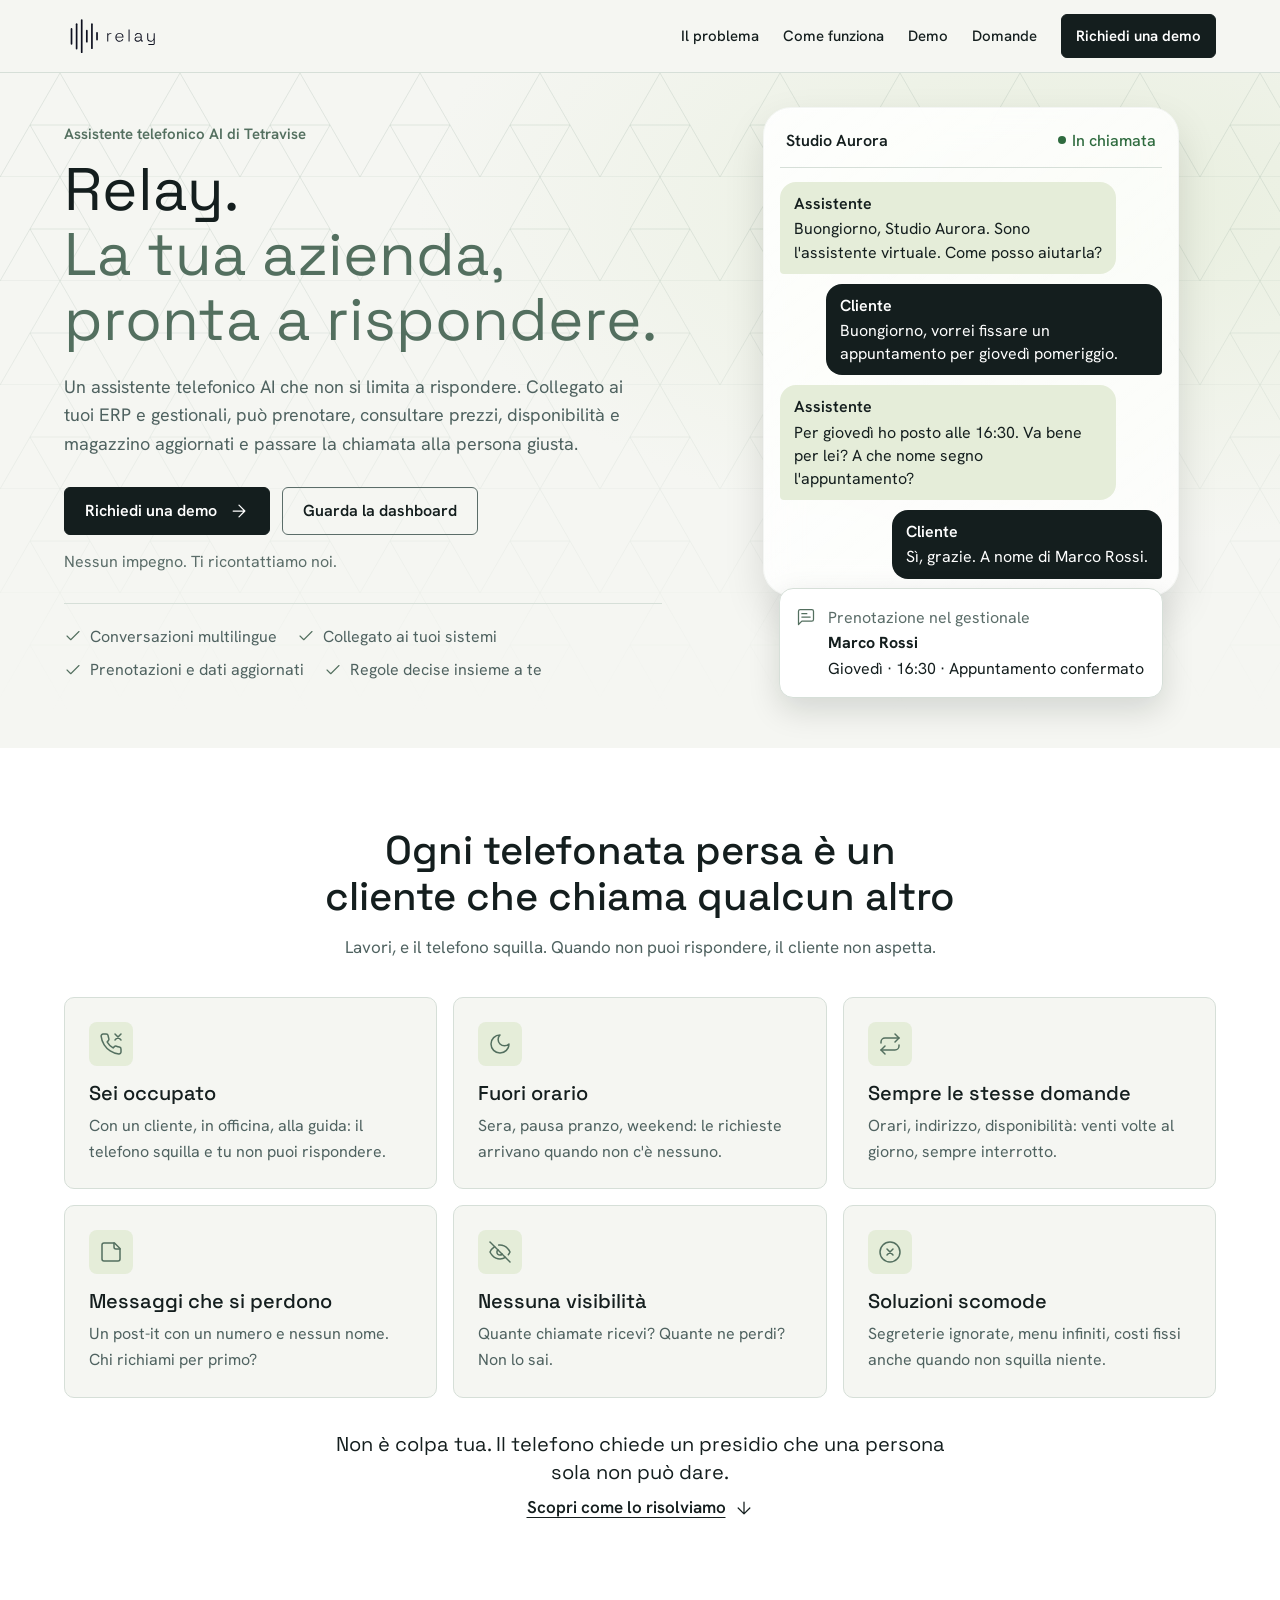
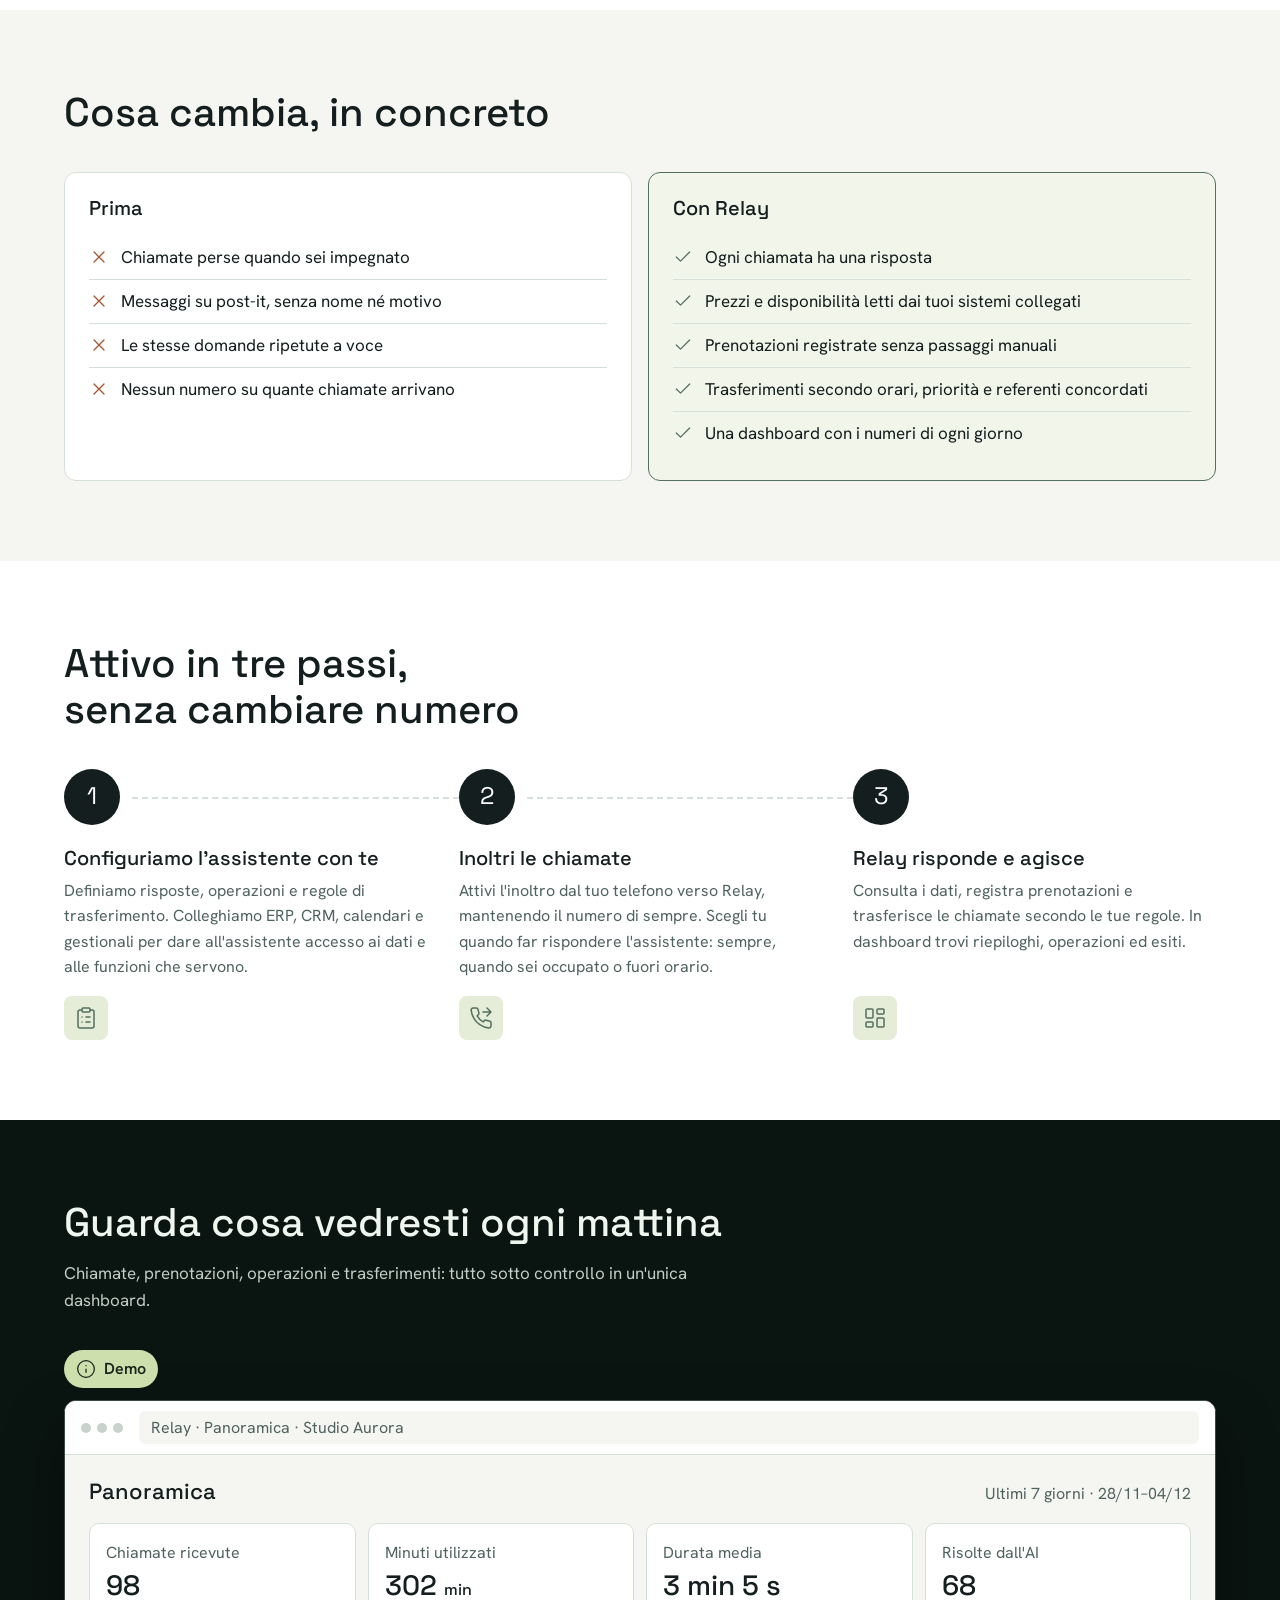
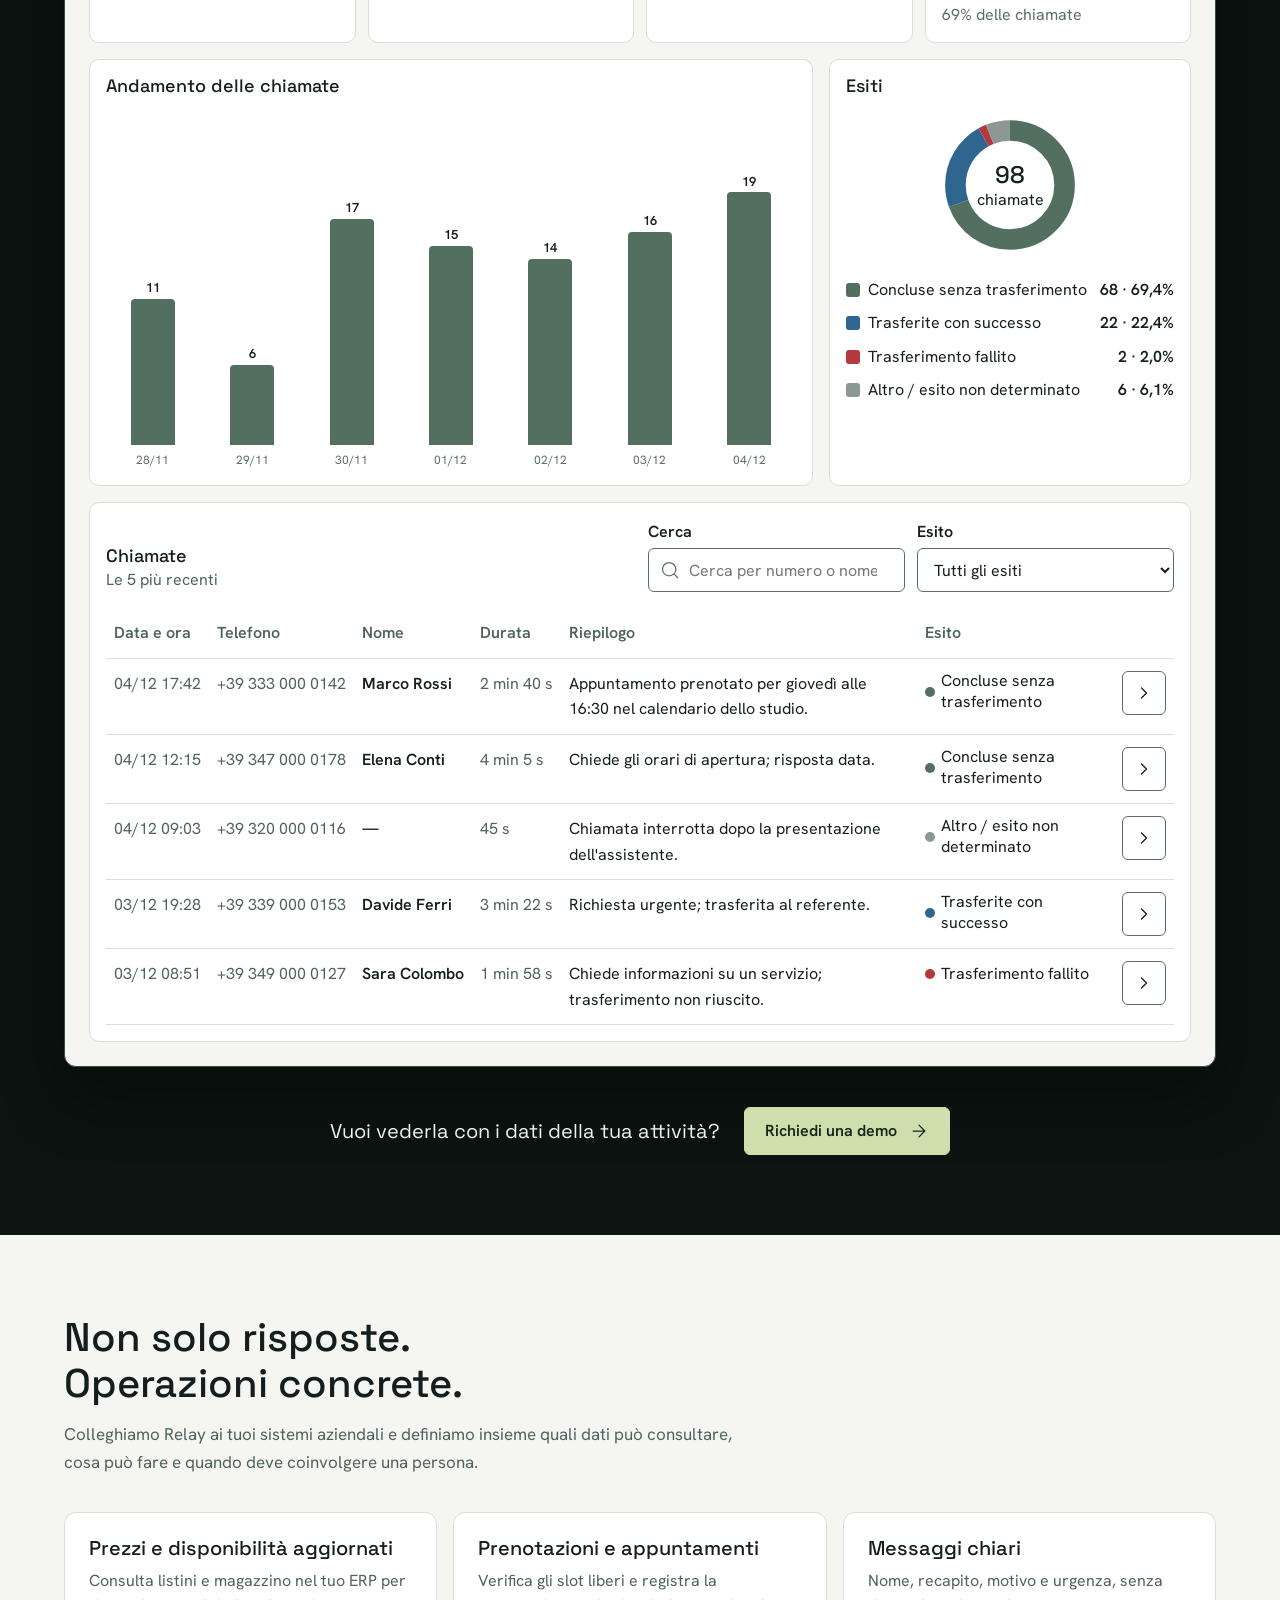
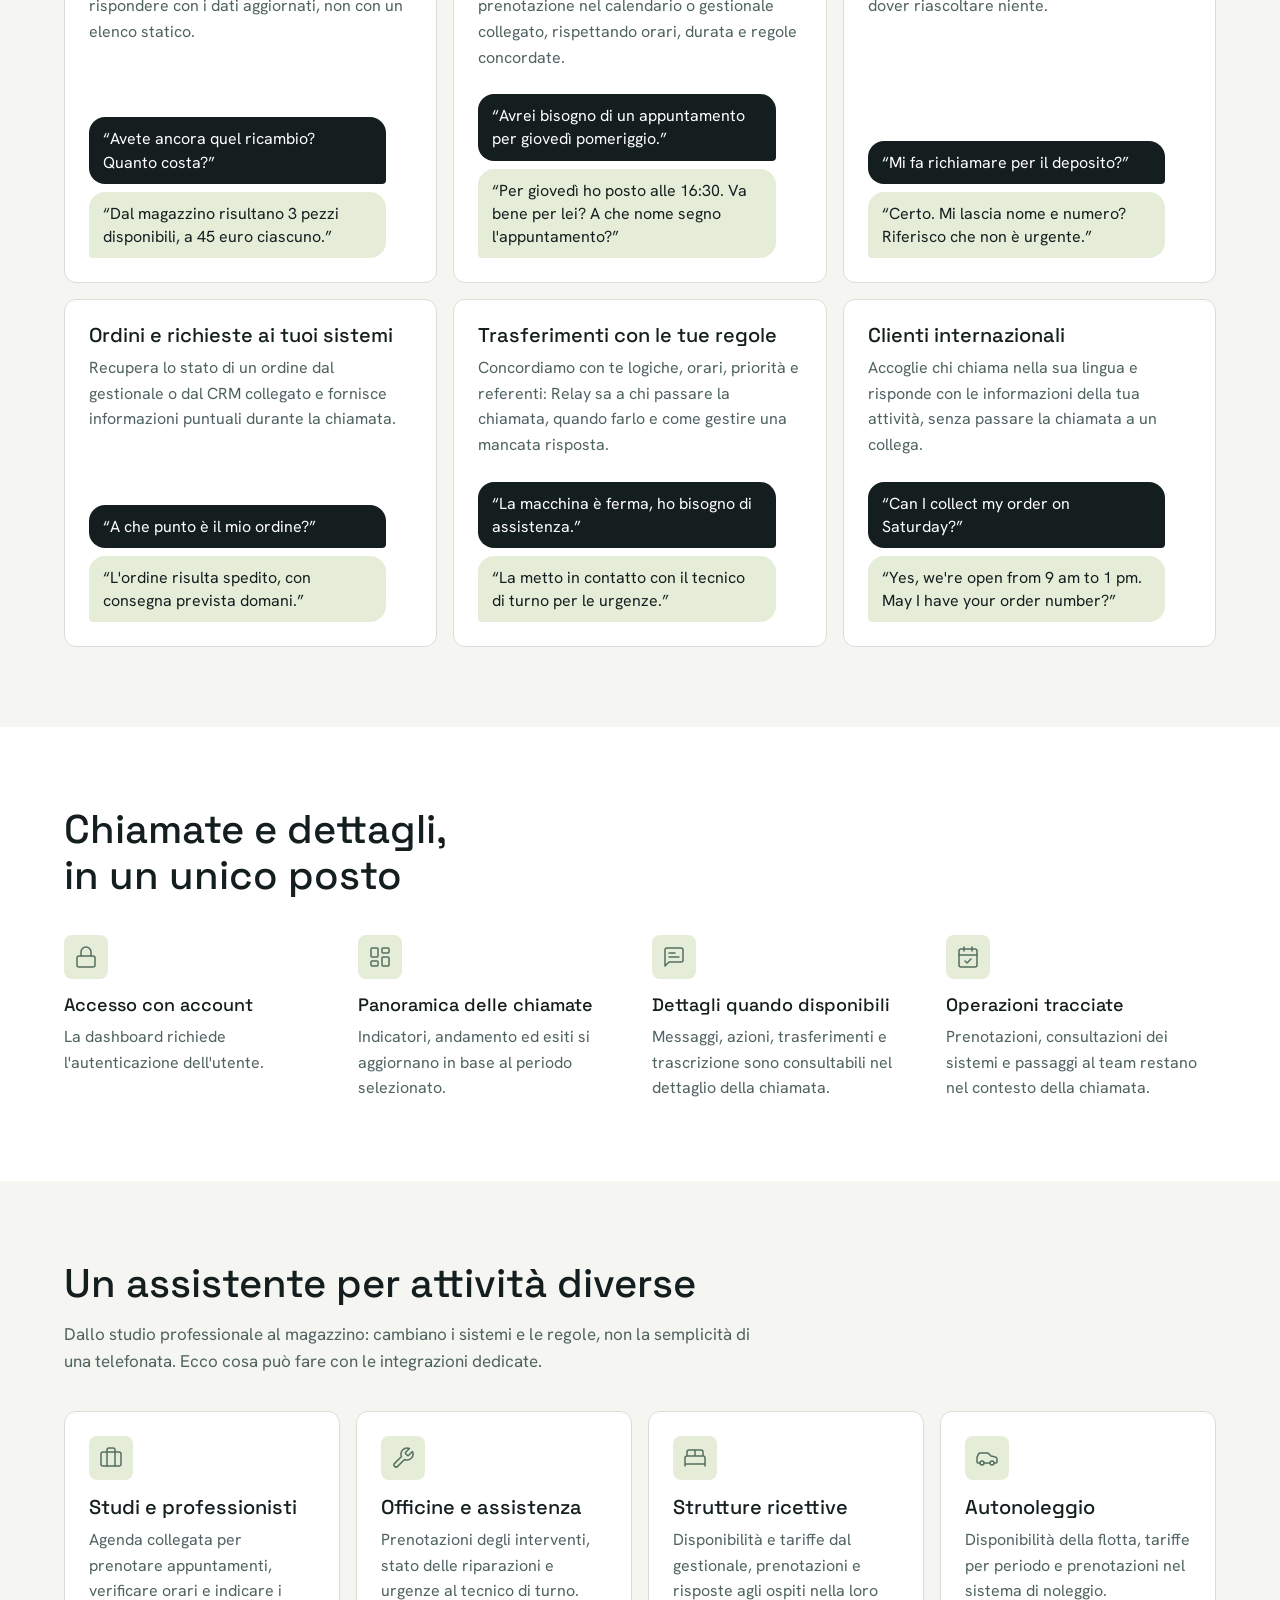
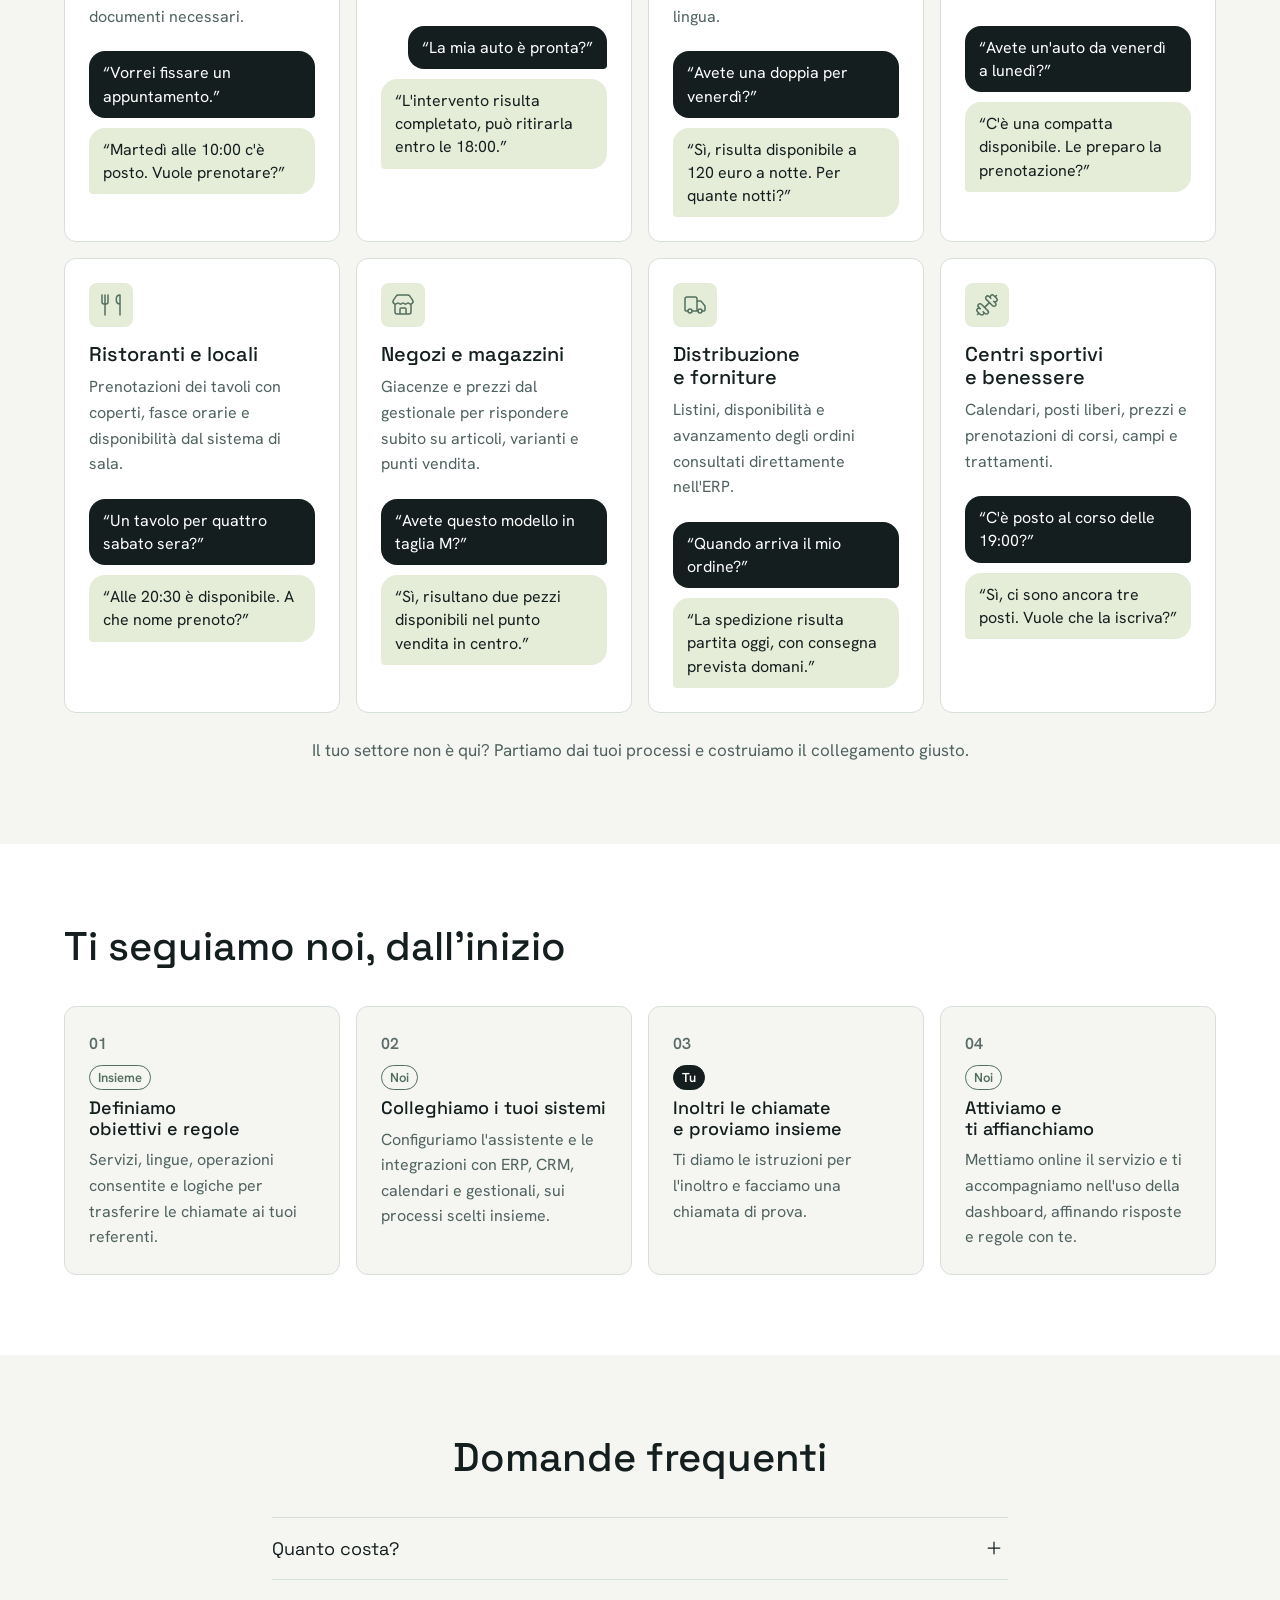
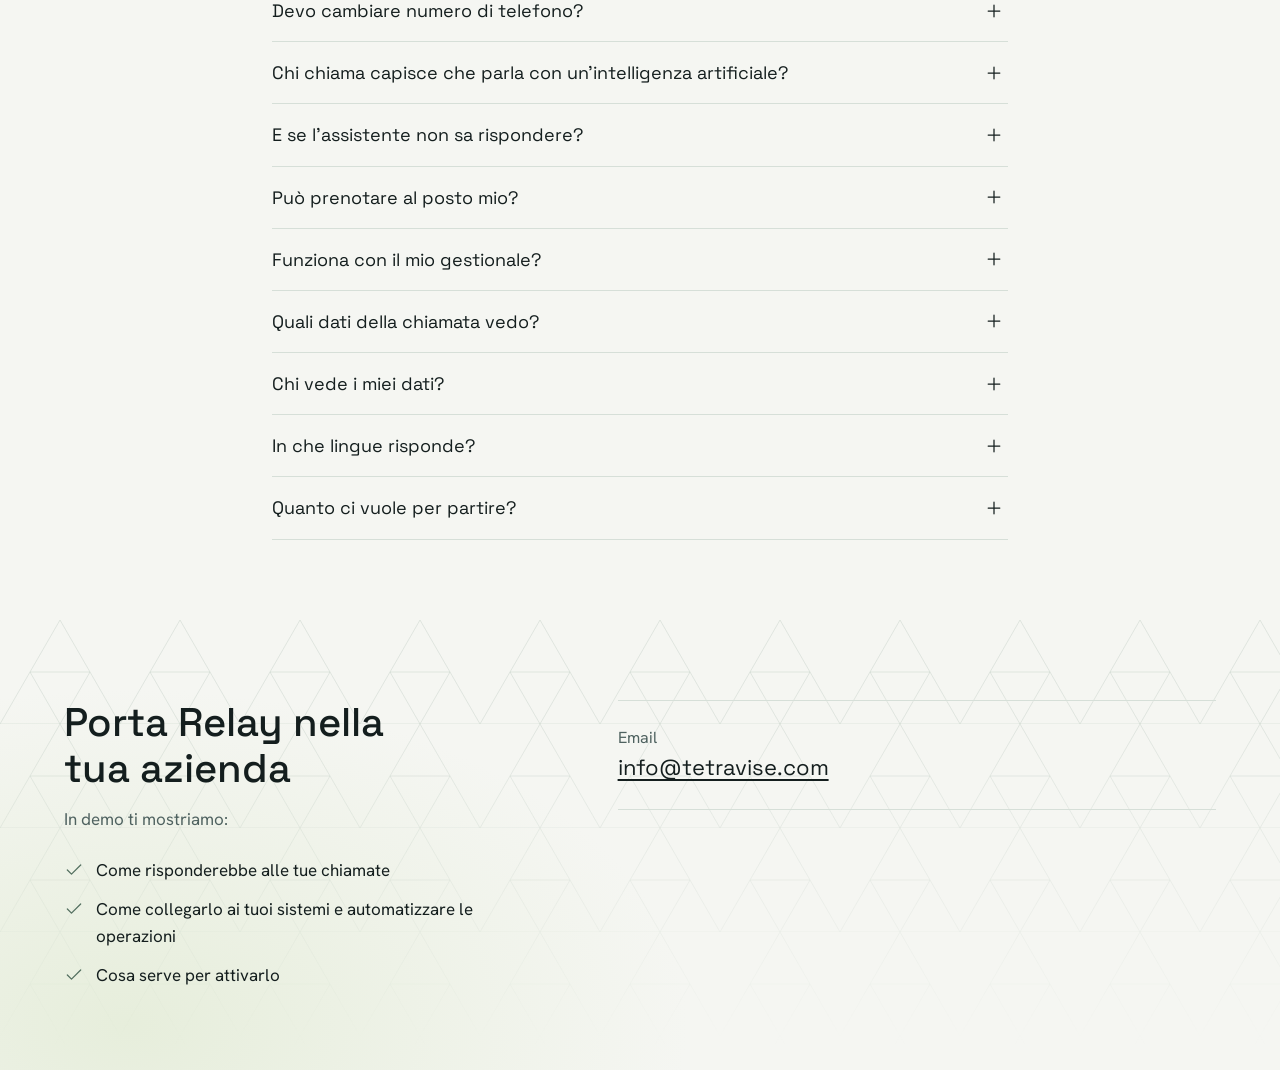
<file: relay/index.html>
<!doctype html>
<html lang="it">
<head>
  <meta charset="utf-8">
  <meta name="viewport" content="width=device-width, initial-scale=1, viewport-fit=cover">
  <title>Relay: assistente telefonico AI per la tua attività</title>
  <meta name="description" content="Relay è l'assistente telefonico AI collegato alla tua azienda: prenotazioni, prezzi, disponibilità e magazzino dai tuoi sistemi. Scopri la demo.">
  <meta name="theme-color" content="#F5F6F2">
  <meta name="color-scheme" content="light dark">
  <meta name="robots" content="index, follow, max-image-preview:large">
  <meta property="og:type" content="website">
  <meta property="og:locale" content="it_IT">
  <meta property="og:site_name" content="Tetravise">
  <meta property="og:title" content="Relay: assistente telefonico AI per la tua attività">
  <meta property="og:description" content="Relay collega le chiamate ai tuoi ERP e gestionali per prenotare, consultare prezzi e disponibilità e trasferire le richieste secondo le tue regole.">
  <meta name="twitter:card" content="summary">
  <meta name="twitter:title" content="Relay: assistente telefonico AI per la tua attività">
  <meta name="twitter:description" content="Relay collega le chiamate ai tuoi ERP e gestionali per prenotare, consultare prezzi e disponibilità e trasferire le richieste secondo le tue regole.">
  <link rel="icon" href="../assets/favicon/favicon.ico">
  <link rel="icon" type="image/png" sizes="32x32" href="../assets/favicon/favicon-32x32.png">
  <link rel="icon" type="image/png" sizes="16x16" href="../assets/favicon/favicon-16x16.png">
  <link rel="apple-touch-icon" sizes="180x180" href="../assets/favicon/apple-touch-icon.png">
  <template id="seo-metadata"></template>
  <script>
    (() => {
      let preference = 'system';
      try {
        const saved = localStorage.getItem('tetravise-theme');
        if (['light', 'dark'].includes(saved)) preference = saved;
      } catch {}
      const systemColor = matchMedia('(prefers-color-scheme: dark)').matches ? 'dark' : 'light';
      document.documentElement.dataset.theme = preference === 'system' ? systemColor : preference;
      document.documentElement.dataset.themePreference = preference;
      try {
        const language = localStorage.getItem('tetravise-language');
        document.documentElement.dataset.language = ['it', 'en'].includes(language) ? language : (navigator.language.toLowerCase().startsWith('it') ? 'it' : 'en');
      } catch { document.documentElement.dataset.language = 'it'; }
      document.documentElement.classList.add('js');
    })();
  </script>
  <link rel="preconnect" href="https://fonts.googleapis.com">
  <link rel="preconnect" href="https://fonts.gstatic.com" crossorigin>
  <link rel="stylesheet" href="https://fonts.googleapis.com/css2?family=Space+Grotesk:wght@400;500&family=Hanken+Grotesk:wght@400;500;600&display=swap">
  <script type="application/ld+json">
    {
      "@context": "https://schema.org",
      "@type": "FAQPage",
      "inLanguage": "it-IT",
      "mainEntity": [
        { "@type": "Question", "name": "Quanto costa?", "acceptedAnswer": { "@type": "Answer", "text": "Dipende dal volume di chiamate e dai collegamenti necessari. Nella demo ti facciamo un preventivo su misura." } },
        { "@type": "Question", "name": "Devo cambiare numero di telefono?", "acceptedAnswer": { "@type": "Answer", "text": "No. Resta il tuo numero: attivi l'inoltro verso Relay." } },
        { "@type": "Question", "name": "Chi chiama capisce che parla con un'intelligenza artificiale?", "acceptedAnswer": { "@type": "Answer", "text": "Sì: l'assistente si presenta come assistente virtuale." } },
        { "@type": "Question", "name": "E se l'assistente non sa rispondere?", "acceptedAnswer": { "@type": "Answer", "text": "Segue le regole concordate con te: trasferisce la chiamata al referente giusto oppure raccoglie un messaggio con i dettagli per il ricontatto." } },
        { "@type": "Question", "name": "Può prenotare al posto mio?", "acceptedAnswer": { "@type": "Answer", "text": "Sì. Collegato al tuo calendario o gestionale, Relay verifica le disponibilità e registra le prenotazioni secondo le regole concordate con te." } },
        { "@type": "Question", "name": "Funziona con il mio gestionale?", "acceptedAnswer": { "@type": "Answer", "text": "Sì. Progettiamo il collegamento ai tuoi ERP, CRM e gestionali per consultare prezzi, disponibilità, magazzino e ordini o registrare prenotazioni. In demo definiamo il percorso di integrazione adatto ai tuoi sistemi." } },
        { "@type": "Question", "name": "Quali dati della chiamata vedo?", "acceptedAnswer": { "@type": "Answer", "text": "Riepilogo, esito, messaggi, operazioni eseguite e trasferimenti, con la trascrizione quando disponibile. Tutto consultabile dalla dashboard." } },
        { "@type": "Question", "name": "Chi vede i miei dati?", "acceptedAnswer": { "@type": "Answer", "text": "L'accesso alla dashboard richiede un account. Definiamo insieme le persone autorizzate ad accedere al servizio." } },
        { "@type": "Question", "name": "In che lingue risponde?", "acceptedAnswer": { "@type": "Answer", "text": "In qualsiasi lingua: configuriamo Relay sulle lingue dei tuoi clienti, con il tono e il vocabolario della tua attività." } },
        { "@type": "Question", "name": "Quanto ci vuole per partire?", "acceptedAnswer": { "@type": "Answer", "text": "Dipende dalle informazioni da raccogliere e dai collegamenti necessari. In demo ti diamo una data concreta." } }
      ]
    }
  </script>
  <style>
    :root {
      color-scheme: light dark;
      --bg: light-dark(#F5F6F2, #111B18);
      --surface: light-dark(#FFFFFF, #192722);
      --ink: light-dark(#141E1E, #EFF5EF);
      --soft: light-dark(#4F6260, #BECDC5);
      --muted: light-dark(#5B6D69, #B2C3B8);
      --line: light-dark(#D6DFD8, #3C5147);
      --accent: light-dark(#536F5F, #C9DD97);
      --focus: light-dark(#3C684A, #C9DD97);
      --button-bg: light-dark(#141E1E, #CDDFAC);
      --button-ink: light-dark(#FFFFFF, #17251B);
      --button-hover: light-dark(#2C423C, #DDEBC6);
      --inverse-bg: light-dark(#141E1E, #0A1410);
      --tile: light-dark(#E5EDD9, #2F4234);
      --good: light-dark(#2F6B3F, #A6DDAF);
      --warn: light-dark(#A4532F, #F0B89B);
      --error: light-dark(#A1262B, #FFB4AE);
      --font-display: "Space Grotesk", "Hanken Grotesk", sans-serif;
      --font-body: "Hanken Grotesk", sans-serif;
      --gutter: 1rem;
      --header-height: 4rem;
    }

    * { box-sizing: border-box; }
    [hidden] { display: none !important; }
    :root[data-theme="light"] { color-scheme: light; }
    :root[data-theme="dark"] { color-scheme: dark; }
    html { scroll-behavior: smooth; scroll-padding-top: calc(var(--header-height) + 1rem); }
    body { margin: 0; background: var(--bg); color: var(--ink); font-family: var(--font-body); font-size: 1.0625rem; line-height: 1.6; -webkit-font-smoothing: antialiased; overflow-x: hidden; }
    h1, h2, h3, h4, p, figure, ul, ol, dl, dd, blockquote { margin: 0; }
    ul, ol { padding: 0; list-style: none; }
    h1, h2, h3, h4 { font-family: var(--font-display); font-weight: 500; line-height: 1.15; text-wrap: balance; }
    a { color: inherit; }
    button, input, select, textarea { font: inherit; color: inherit; }
    ::selection { background: var(--accent); color: var(--surface); }
    :focus-visible { outline: 3px solid var(--focus); outline-offset: 4px; border-radius: 3px; }
    .container { width: calc(100% - 2 * var(--gutter)); max-width: 72rem; margin-inline: auto; }
    .icon-definitions { position: absolute; width: 0; height: 0; overflow: hidden; }
    .icon { display: block; width: 1.25rem; height: 1.25rem; flex: none; fill: none; stroke: currentColor; stroke-width: 1.5; stroke-linecap: round; stroke-linejoin: round; }
    .sr-only { position: absolute; width: 1px; height: 1px; padding: 0; margin: -1px; overflow: hidden; clip-path: inset(50%); white-space: nowrap; border: 0; }
    .skip-link { position: fixed; z-index: 100; top: 1rem; left: 1rem; padding: .75rem 1rem; background: var(--button-bg); color: var(--button-ink); transform: translateY(-300%); }
    .skip-link:focus { transform: none; }
    .inverse { color-scheme: dark; background: var(--inverse-bg); color: var(--ink); }

    .button { display: inline-flex; max-width: 100%; min-height: 3rem; align-items: center; justify-content: center; gap: .75rem; padding: .75rem 1.25rem; border: 1px solid var(--button-bg); border-radius: 6px; background: var(--button-bg); color: var(--button-ink); font-size: 1rem; font-weight: 600; line-height: 1.25; text-decoration: none; cursor: pointer; transition: background .2s, border-color .2s; }
    .button:hover { background: var(--button-hover); border-color: var(--button-hover); }
    .button:disabled { cursor: progress; opacity: .7; }
    .button--ghost { border-color: var(--muted); background: transparent; color: var(--ink); }
    .button--ghost:hover { border-color: var(--ink); background: transparent; }
    .button--small { min-height: 2.75rem; padding: .5rem .875rem; font-size: .9375rem; }
    .text-link { display: inline-flex; min-height: 2.75rem; align-items: center; gap: .5rem; font-weight: 600; text-decoration: underline; text-underline-offset: .25em; }
    .badge { display: inline-flex; align-items: center; gap: .375rem; padding: .125rem .5rem; border: 1px solid currentColor; border-radius: 999px; font-size: .8125rem; font-weight: 600; line-height: 1.5; white-space: nowrap; }
    .glass { border: 1px solid color-mix(in srgb, var(--surface) 70%, var(--line)); background: linear-gradient(145deg, color-mix(in srgb, var(--surface) 90%, transparent), color-mix(in srgb, var(--surface) 76%, transparent)); box-shadow: 0 1px 0 color-mix(in srgb, white 40%, transparent) inset, 0 18px 40px rgb(10 20 16 / .12); -webkit-backdrop-filter: blur(18px) saturate(160%); backdrop-filter: blur(18px) saturate(160%); }
    @supports not ((backdrop-filter: blur(1px)) or (-webkit-backdrop-filter: blur(1px))) { .glass { background: var(--surface); } }
    @media (prefers-reduced-transparency: reduce) { .glass { background: var(--surface); -webkit-backdrop-filter: none; backdrop-filter: none; } }
    .triangles { position: relative; isolation: isolate; }
    .triangles::before { content: ""; position: absolute; z-index: -1; inset: 0; background-image: url("data:image/svg+xml,%3Csvg xmlns='http://www.w3.org/2000/svg' width='120' height='104' viewBox='0 0 120 104'%3E%3Cpath d='M0 104 60 0l60 104ZM30 52h60L60 104Z' fill='none' stroke='%2390A89A' stroke-opacity='.22'/%3E%3C/svg%3E"); -webkit-mask-image: linear-gradient(to bottom, #000 20%, transparent 95%); mask-image: linear-gradient(to bottom, #000 20%, transparent 95%); pointer-events: none; }

    .relay-header { position: sticky; z-index: 40; top: 0; border-bottom: 1px solid var(--line); background: var(--bg); }
    .relay-header-inner { display: flex; min-height: var(--header-height); align-items: center; gap: .5rem; }
    .relay-brand { display: block; flex: 0 1 6.25rem; min-width: 0; margin-right: auto; }
    .relay-brand img { display: block; width: 100%; height: auto; }
    .relay-brand .logo-dark { display: none; }
    :root[data-theme="dark"] .relay-brand .logo-light { display: none; }
    :root[data-theme="dark"] .relay-brand .logo-dark { display: block; }
    @media (prefers-color-scheme: dark) {
      :root:not([data-theme]) .relay-brand .logo-light { display: none; }
      :root:not([data-theme]) .relay-brand .logo-dark { display: block; }
    }
    .relay-nav { display: flex; flex-direction: column; font-size: .9375rem; font-weight: 500; }
    .relay-nav a { display: flex; min-height: 2.75rem; align-items: center; text-decoration: none; }
    .relay-nav a:hover { text-decoration: underline; text-underline-offset: .3em; }
    .menu-toggle { display: grid; width: 2.75rem; height: 2.75rem; place-items: center; padding: 0; border: 1px solid var(--muted); border-radius: 6px; background: var(--surface); cursor: pointer; }
    .menu-toggle .icon-close, .menu-toggle[aria-expanded="true"] .icon-open { display: none; }
    .menu-toggle[aria-expanded="true"] .icon-close { display: block; }
    html:not(.js) .menu-toggle { display: none; }
    .js .relay-nav { position: absolute; top: 100%; right: 0; left: 0; display: none; padding: .5rem var(--gutter) 1rem; border-bottom: 1px solid var(--line); background: var(--bg); }
    .js .relay-nav.is-open { display: flex; }

    .hero { padding: 2rem 0 2.5rem; background: radial-gradient(60rem 30rem at 85% 20%, color-mix(in srgb, var(--tile) 80%, transparent), transparent 70%); }
    .hero-grid { display: grid; gap: 2.5rem; align-items: center; }
    .eyebrow { color: var(--accent); font-size: .9375rem; font-weight: 600; }
    .hero h1 { max-width: 18ch; margin-top: .75rem; font-size: 2.25rem; font-weight: 400; line-height: 1.08; }
    .hero h1 span { display: block; color: var(--accent); }
    .lead { max-width: 36rem; margin-top: 1.25rem; color: var(--soft); font-size: 1.125rem; }
    .hero-actions { display: flex; flex-wrap: wrap; gap: .75rem; margin-top: 1.75rem; }
    .hero-note { margin-top: .875rem; color: var(--muted); font-size: 1rem; }
    .trust-strip { display: flex; flex-wrap: wrap; gap: .5rem 1.25rem; margin-top: 1.75rem; padding-top: 1.25rem; border-top: 1px solid var(--line); color: var(--soft); font-size: 1rem; }
    .trust-strip li { display: inline-flex; align-items: center; gap: .5rem; }
    .trust-strip .icon { width: 1.125rem; height: 1.125rem; color: var(--accent); }

    .preview { position: relative; width: 100%; max-width: 26rem; margin-inline: auto; }
    .phone { padding: 1rem; border-radius: 28px; }
    .phone-top { display: flex; align-items: center; justify-content: space-between; gap: .75rem; padding: .25rem .375rem .875rem; border-bottom: 1px solid var(--line); font-size: 1rem; font-weight: 600; }
    .live { display: inline-flex; align-items: center; gap: .375rem; color: var(--good); font-size: 1rem; font-weight: 500; white-space: nowrap; }
    .live::before { content: ""; width: .5rem; height: .5rem; border-radius: 50%; background: currentColor; }
    .chat { display: flex; flex-direction: column; gap: .625rem; padding-top: .875rem; }
    .bubble { max-width: 88%; padding: .625rem .875rem; border-radius: 16px; font-size: 1rem; line-height: 1.45; }
    .bubble .who { display: block; margin-bottom: .125rem; font-size: 1rem; font-weight: 600; }
    .from-assistant { align-self: flex-start; border-bottom-left-radius: 4px; background: var(--tile); }
    .from-caller { align-self: flex-end; border-bottom-right-radius: 4px; background: var(--button-bg); color: var(--button-ink); }
    .message-card { display: flex; gap: .75rem; margin: -.5rem 1rem 0; padding: 1rem; border: 1px solid var(--line); border-radius: 14px; background: var(--surface); box-shadow: 0 12px 32px rgb(10 20 16 / .14); font-size: 1rem; }
    .message-card .icon { margin-top: .125rem; color: var(--accent); }
    .message-card strong { display: block; }
    .message-card .kicker { color: var(--muted); font-size: 1rem; }

    .section { padding-block: 4rem; }
    .section-head { display: flex; max-width: 44rem; flex-direction: column; gap: .875rem; margin-bottom: 2.25rem; }
    .section-head.center { margin-inline: auto; text-align: center; align-items: center; }
    .section h2 { font-size: 1.875rem; }
    .sub { color: var(--soft); font-size: 1.0625rem; }
    .alt { background: var(--surface); }
    .closing { max-width: 40rem; margin: 2rem auto 0; text-align: center; }
    .closing p { font-family: var(--font-display); font-size: 1.25rem; line-height: 1.4; }
    .section-cta { display: flex; flex-wrap: wrap; align-items: center; justify-content: center; gap: 1rem 1.5rem; margin-top: 2.5rem; text-align: center; }

    .cards { display: grid; gap: 1rem; }
    .card { min-width: 0; padding: 1.5rem; border: 1px solid var(--line); border-radius: 10px; background: var(--bg); }
    .alt .card { background: var(--bg); }
    .card h3 { margin-bottom: .5rem; font-size: 1.25rem; }
    .card p { color: var(--soft); font-size: 1rem; }
    .card-icon { display: grid; width: 2.75rem; height: 2.75rem; place-items: center; margin-bottom: 1rem; border-radius: 8px; background: var(--tile); color: var(--accent); }
    .card-icon .icon { width: 1.5rem; height: 1.5rem; }

    .swatch { width: .875rem; height: .875rem; flex: none; border-radius: 3px; background: var(--c); }
    .days { display: grid; grid-template-columns: repeat(7, minmax(0, 1fr)); height: 12rem; gap: .375rem; margin: 0; padding: 0; list-style: none; }
    .day { display: grid; grid-template-rows: 10.5rem 1.125rem; gap: .375rem; min-width: 0; }
    .day .track { display: flex; min-height: 0; height: 100%; flex-direction: column; justify-content: flex-end; align-items: center; }
    .day .total { font-size: .8125rem; font-weight: 600; font-variant-numeric: tabular-nums; }
    .day .seg { width: min(2.75rem, 80%); min-height: .25rem; flex: none; height: calc(var(--v) * .4375rem); border-radius: 4px 4px 0 0; background: var(--accent); }
    .day-label { color: var(--muted); font-size: .75rem; text-align: center; white-space: nowrap; }
    .compare { display: grid; gap: 1rem; }
    .compare-col { padding: 1.5rem; border: 1px solid var(--line); border-radius: 12px; }
    .compare-col h3 { margin-bottom: 1rem; font-size: 1.25rem; }
    .compare-col li { display: flex; gap: .75rem; padding-block: .5rem; }
    .compare-col li + li { border-top: 1px solid var(--line); }
    .compare-col .icon { margin-top: .1875rem; }
    .compare-before { background: var(--surface); }
    .compare-before .icon { color: var(--warn); }
    .compare-after { border-color: var(--accent); background: color-mix(in srgb, var(--tile) 55%, var(--surface)); }
    .compare-after .icon { color: var(--accent); }

    .steps { display: grid; gap: 1.5rem; counter-reset: step; }
    .step { position: relative; display: grid; grid-template-columns: 3.5rem minmax(0, 1fr); align-content: start; gap: 1rem; }
    .step-number { display: grid; width: 3.5rem; height: 3.5rem; place-items: center; border-radius: 50%; background: var(--button-bg); color: var(--button-ink); font-family: var(--font-display); font-size: 1.5rem; }
    .step:not(:last-child)::after { content: ""; position: absolute; top: 3.75rem; bottom: -1.25rem; left: 1.75rem; border-left: 2px dashed var(--line); }
    .step h3 { margin: .375rem 0 .5rem; font-size: 1.25rem; }
    .step p { color: var(--soft); font-size: 1rem; }
    .step .card-icon { margin: 1rem 0 0; }

    .demo-label { display: inline-flex; align-items: center; gap: .5rem; margin-bottom: .75rem; padding: .375rem .75rem; border-radius: 999px; background: #CDDFAC; color: #17251B; font-size: 1rem; font-weight: 600; }
    .app { color-scheme: light; overflow: hidden; border: 1px solid #3A4A46; border-radius: 12px; background: var(--bg); color: var(--ink); box-shadow: 0 30px 60px rgb(0 0 0 / .35); }
    .app-bar { display: flex; align-items: center; gap: 1rem; padding: .625rem 1rem; border-bottom: 1px solid var(--line); background: var(--surface); }
    .dots { display: flex; gap: .375rem; }
    .dots i { width: .625rem; height: .625rem; border-radius: 50%; background: #C9D2CC; }
    .app-url { flex: 1; min-width: 0; overflow: hidden; padding: .25rem .75rem; border-radius: 6px; background: var(--bg); color: var(--soft); font-size: 1rem; text-overflow: ellipsis; white-space: nowrap; }
    .app-body { display: grid; gap: 1rem; padding: 1rem; }
    .app-head { display: flex; flex-wrap: wrap; align-items: baseline; justify-content: space-between; gap: .5rem 1rem; }
    .app-head h3 { font-size: 1.375rem; }
    .period { color: var(--soft); font-size: 1rem; }
    .kpis { display: grid; grid-template-columns: repeat(2, minmax(0, 1fr)); gap: .75rem; }
    .kpi { display: flex; min-width: 0; flex-direction: column; gap: .25rem; padding: 1rem; border: 1px solid var(--line); border-radius: 10px; background: var(--surface); }
    .kpi-label { color: var(--soft); font-size: 1rem; }
    .kpi strong { font-family: var(--font-display); font-size: 1.75rem; font-weight: 500; line-height: 1.1; }
    .kpi strong small { font-size: 1rem; }
    .kpi-note { color: var(--muted); font-size: 1rem; line-height: 1.35; }
    .footnote { color: var(--muted); font-size: 1rem; }
    .panels { display: grid; gap: 1rem; }
    .panel { min-width: 0; padding: 1rem; border: 1px solid var(--line); border-radius: 10px; background: var(--surface); }
    .panel h4 { margin-bottom: 1rem; font-size: 1.125rem; }
    .outcomes { display: flex; flex-wrap: wrap; align-items: center; justify-content: center; gap: 1.25rem; }
    .donut { position: relative; width: 9rem; flex: none; }
    .donut svg { display: block; width: 100%; transform: rotate(-90deg); }
    .donut circle { fill: none; stroke-width: 6; }
    .donut-center { position: absolute; inset: 0; display: grid; place-content: center; text-align: center; font-size: 1rem; line-height: 1.2; }
    .donut-center strong { font-family: var(--font-display); font-size: 1.5rem; font-weight: 500; }
    .outcome-list { display: grid; flex: 1 1 12rem; align-content: start; gap: .5rem; font-size: 1rem; }
    .outcome-list li { display: grid; grid-template-columns: .875rem minmax(0, 1fr) auto; gap: .5rem; align-items: center; }
    .outcome-list span:last-child { font-variant-numeric: tabular-nums; font-weight: 600; }
    .c-concluded { --c: #536F5F; }
    .c-transferred { --c: #2F6690; }
    .c-failed { --c: #B3393E; }
    .c-other { --c: #8C9894; }
    .calls-head { display: flex; flex-wrap: wrap; align-items: flex-end; justify-content: space-between; gap: .75rem 1rem; margin-bottom: 1rem; }
    .calls-head h4 { margin: 0; }
    .filters { display: flex; flex-wrap: wrap; gap: .75rem; width: 100%; }
    .filter { display: flex; flex: 1 1 15rem; flex-direction: column; gap: .25rem; font-size: 1rem; font-weight: 600; }
    .input-icon { position: relative; }
    .input-icon .icon { position: absolute; top: 50%; left: .75rem; color: var(--muted); transform: translateY(-50%); pointer-events: none; }
    .input-icon input { padding-left: 2.5rem; }
    .control { width: 100%; min-height: 2.75rem; padding: .5rem .75rem; border: 1px solid var(--muted); border-radius: 6px; background: var(--surface); font-weight: 400; }
    .calls-status { color: var(--soft); font-size: 1rem; }
    .calls-table { width: 100%; border-collapse: collapse; font-size: 1rem; }
    .calls-table thead { position: absolute; width: 1px; height: 1px; overflow: hidden; clip-path: inset(50%); }
    .calls-table tbody { display: grid; gap: .75rem; }
    .calls-table tr { display: flex; flex-wrap: wrap; align-items: baseline; gap: .25rem 1rem; padding: 1rem; border: 1px solid var(--line); border-radius: 10px; }
    .calls-table td { display: block; min-width: 0; }
    .c-date { order: 1; margin-right: auto; color: var(--soft); white-space: nowrap; }
    .c-outcome { order: 2; }
    .c-name { order: 3; flex-basis: 100%; font-weight: 600; }
    .c-phone { order: 4; color: var(--soft); white-space: nowrap; }
    .c-duration { order: 5; color: var(--soft); white-space: nowrap; }
    .c-summary { order: 6; flex-basis: 100%; }
    .c-action { order: 7; flex-basis: 100%; margin-top: .25rem; }
    .outcome { display: inline-flex; align-items: center; gap: .375rem; font-size: 1rem; line-height: 1.3; }
    .outcome::before { content: ""; width: .625rem; height: .625rem; flex: none; border-radius: 50%; background: var(--c); }
    .link-button { display: grid; width: 2.75rem; min-height: 2.75rem; place-items: center; padding: 0; border: 1px solid var(--muted); border-radius: 6px; background: var(--surface); cursor: pointer; }
    .link-button:hover { border-color: var(--ink); }
    .empty { padding: 1.5rem; color: var(--soft); text-align: center; }
    .demo-cta { display: flex; flex-wrap: wrap; align-items: center; justify-content: center; gap: 1rem 1.5rem; margin-top: 2.5rem; text-align: center; }
    .demo-cta p { font-family: var(--font-display); font-size: 1.25rem; }

    html:has(.call-modal[open]) { overflow: hidden; }
    .call-modal { position: fixed; inset: 0; width: min(40rem, calc(100% - 2rem)); max-width: none; height: fit-content; max-height: calc(100dvh - 2rem); margin: auto; padding: 0; overflow: hidden; border: 1px solid var(--line); border-radius: 8px; background: var(--bg); color: var(--ink); box-shadow: 0 24px 80px rgb(0 0 0 / .3); }
    .call-modal::backdrop { background: rgb(10 20 16 / .6); }
    .call-modal[open] { display: flex; flex-direction: column; animation: modal-in .2s ease-out; }
    .call-modal-inner { display: contents; }
    .call-modal-head { display: flex; flex: none; align-items: center; justify-content: space-between; gap: 1rem; padding: .75rem .75rem .5rem 1.25rem; border-bottom: 1px solid var(--line); background: var(--bg); }
    .call-modal-head h3 { font-size: 1.25rem; line-height: 1.4; }
    .call-modal-body { flex: 1 1 auto; min-height: 0; padding: .5rem 1.25rem 1.25rem; overflow-y: auto; }
    .call-modal-body:focus-visible { outline-offset: -3px; }
    .icon-button { display: grid; width: 2.75rem; height: 2.75rem; flex: none; place-items: center; padding: 0; border: 1px solid var(--muted); border-radius: 6px; background: var(--surface); cursor: pointer; }
    .call-modal section { margin-top: 1.25rem; padding-top: 1rem; border-top: 1px solid var(--line); font-size: 1rem; }
    .call-modal h4 { margin-bottom: .75rem; font-size: 1.125rem; }
    .detail-fields { display: grid; gap: .5rem; font-size: 1rem; }
    .detail-fields > div { display: flex; flex-wrap: wrap; gap: 0 1rem; }
    .detail-fields dt { flex: 0 0 7rem; color: var(--soft); font-weight: 600; }
    .detail-fields dd { flex: 1 1 10rem; min-width: 0; overflow-wrap: anywhere; }
    .detail-items { display: grid; gap: .75rem; }
    .detail-meta { display: flex; flex-wrap: wrap; gap: 0 .75rem; color: var(--soft); }
    .detail-meta strong { color: var(--ink); }
    .transcript { display: grid; gap: .75rem; }
    .transcript li { display: flex; align-items: flex-start; gap: .5rem; }
    .transcript .caller { flex-direction: row-reverse; }
    .transcript .icon { margin-top: .5rem; color: var(--soft); }
    .transcript .bubble { min-width: 0; max-width: 85%; border: 1px solid var(--line); border-radius: 6px; background: var(--surface); overflow-wrap: anywhere; }
    .transcript .detail-meta { margin-bottom: .25rem; }
    .transcript li:focus-visible { outline: 3px solid var(--focus); outline-offset: 3px; }
    .transcript-more { margin-top: 1rem; }
    @keyframes modal-in { from { transform: translateY(8px); opacity: 0; } to { transform: none; opacity: 1; } }

    .features { display: grid; gap: 1rem; }
    .feature { display: flex; min-width: 0; flex-direction: column; gap: .5rem; padding: 1.5rem; border: 1px solid var(--line); border-radius: 12px; background: var(--surface); }
    .feature-top { display: flex; align-items: flex-start; justify-content: space-between; gap: .75rem; }
    .feature h3 { font-size: 1.25rem; }
    .feature > p { color: var(--soft); font-size: 1rem; }
    .example { display: grid; gap: .5rem; margin-top: auto; padding-top: 1rem; }
    .example .bubble { max-width: 92%; }

    .trust { display: grid; gap: 1.5rem; }
    .trust-item h3 { margin: .25rem 0 .5rem; font-size: 1.125rem; }
    .trust-item p { color: var(--soft); font-size: 1rem; }

    .uses { display: grid; gap: 1rem; }
    .use { display: flex; min-width: 0; flex-direction: column; gap: .5rem; padding: 1.5rem; border: 1px solid var(--line); border-radius: 12px; background: var(--surface); }
    .use h3 { font-size: 1.25rem; }
    .use > .card-icon { margin-bottom: .5rem; }
    .use > p { color: var(--soft); font-size: 1rem; }
    .use .bubble { max-width: 100%; margin-top: auto; }
    .sector-invite { margin-top: 1.5rem; color: var(--soft); text-align: center; }

    .activation { display: grid; gap: 1rem; counter-reset: activation; }
    .activation li { display: flex; flex-direction: column; gap: .5rem; padding: 1.5rem; border: 1px solid var(--line); border-radius: 12px; background: var(--bg); counter-increment: activation; }
    .activation li::before { content: counter(activation, decimal-leading-zero); color: var(--muted); font-size: 1rem; font-weight: 600; }
    .activation .badge { align-self: flex-start; }
    .tag-us { color: var(--accent); }
    .tag-you { border-color: var(--button-bg); background: var(--button-bg); color: var(--button-ink); }
    .activation h3 { font-size: 1.125rem; }
    .activation p { color: var(--soft); font-size: 1rem; }

    .faq { max-width: 46rem; margin-inline: auto; }
    .faq details { border-top: 1px solid var(--line); }
    .faq details:last-child { border-bottom: 1px solid var(--line); }
    .faq summary { display: grid; grid-template-columns: minmax(0, 1fr) 1.5rem; gap: 1rem; align-items: center; padding-block: 1.125rem; font-family: var(--font-display); font-size: 1.125rem; line-height: 1.4; list-style: none; cursor: pointer; }
    .faq summary::-webkit-details-marker { display: none; }
    .faq summary:hover { color: var(--accent); }
    .faq .icon { transition: transform .2s; }
    .faq details[open] .icon { transform: rotate(45deg); }
    .faq details p { padding: 0 2.5rem 1.25rem 0; color: var(--soft); }

    .request { background: radial-gradient(50rem 30rem at 10% 90%, color-mix(in srgb, var(--tile) 90%, transparent), transparent 70%), var(--bg); }
    .request-grid { display: grid; gap: 2rem; }
    .request-points { display: grid; gap: .75rem; margin-top: 1.5rem; }
    .request-points li { display: flex; gap: .75rem; }
    .request-points .icon { margin-top: .1875rem; color: var(--accent); }
    .contact-details { display: grid; gap: 1.5rem; margin: 0; padding-block: 1.5rem; border-block: 1px solid var(--line); }
    .contact-details dt { color: var(--soft); font-size: 1rem; }
    .contact-details dd { overflow-wrap: anywhere; font-family: var(--font-display); font-size: 1.375rem; }
    .contact-details a { text-underline-offset: .2em; }

    @media (prefers-reduced-motion: no-preference) {
      .js .reveal-chat .chat li, .js .reveal-chat .message-card { opacity: 0; animation: bubble .45s ease forwards; animation-delay: calc(var(--i) * 1.1s + .3s); }
    }
    @keyframes bubble { from { opacity: 0; transform: translateY(8px); } to { opacity: 1; transform: none; } }
    @media (hover: hover) { .button:hover .icon { transform: translateX(2px); } .button .icon { transition: transform .2s; } }
    @media (max-width: 22.5rem) {
      .relay-header-inner { gap: .375rem; }
      .button--small { padding-inline: .5rem; font-size: .8125rem; white-space: nowrap; }
    }
    @media (min-width: 48rem) {
      :root { --gutter: 2rem; --header-height: 4.5rem; }
      .hero h1 { font-size: 3.25rem; }
      .section { padding-block: 5rem; }
      .section h2 { font-size: 2.25rem; }
      .cards, .features, .uses { grid-template-columns: repeat(2, minmax(0, 1fr)); }
      .compare { grid-template-columns: 1fr 1fr; }
      .steps { grid-template-columns: repeat(3, minmax(0, 1fr)); gap: 2rem; }
      .step { grid-template-columns: 1fr; grid-template-rows: 3.5rem 1fr; }
      .step > div { display: flex; flex-direction: column; align-items: flex-start; }
      .step p { margin-bottom: 1rem; }
      .step .card-icon { margin-top: auto; }
      .step:not(:last-child)::after { top: 1.75rem; right: -2rem; bottom: auto; left: 4.25rem; border-top: 2px dashed var(--line); border-left: 0; }
      .kpis { grid-template-columns: repeat(4, minmax(0, 1fr)); }
      .panels { grid-template-columns: minmax(0, 2fr) minmax(0, 1fr); }
      .panels > [aria-labelledby="trend-title"] { display: flex; flex-direction: column; }
      .days { flex: 1; height: auto; min-height: 12rem; }
      .day { grid-template-rows: minmax(0, 1fr) 1.125rem; }
      .day .seg { height: calc(var(--v) * 4%); }
      .outcomes { flex-direction: column; align-items: stretch; }
      .donut { margin-inline: auto; }
      .app-body { padding: 1.5rem; }
      .filters { width: auto; }
      .trust { grid-template-columns: repeat(2, minmax(0, 1fr)); }
      .activation { grid-template-columns: repeat(2, minmax(0, 1fr)); }
    }
    @media (min-width: 64rem) {
      .menu-toggle { display: none; }
      .js .relay-nav, .relay-nav { position: static; display: flex; flex-direction: row; gap: 1.5rem; margin-right: 1rem; padding: 0; border: 0; background: none; }
      .hero { min-height: min(75svh, 52rem); display: flex; align-items: center; padding-block: 2rem 3rem; }
      .hero > .container { width: calc(100% - 2 * var(--gutter)); }
      .hero-grid { grid-template-columns: minmax(0, 1.1fr) minmax(0, .9fr); gap: 4rem; }
      .hero h1 { font-size: 3.75rem; }
      .section h2 { font-size: 2.5rem; }
      .cards, .features { grid-template-columns: repeat(3, minmax(0, 1fr)); }
      .uses { grid-template-columns: repeat(4, minmax(0, 1fr)); }
      .trust { grid-template-columns: repeat(4, minmax(0, 1fr)); }
      .activation { grid-template-columns: repeat(4, minmax(0, 1fr)); }
      .request-grid { grid-template-columns: minmax(0, .9fr) minmax(0, 1.1fr); gap: 4rem; align-items: start; }
      .calls-table thead { position: static; width: auto; height: auto; clip-path: none; }
      .calls-table tbody { display: table-row-group; }
      .calls-table tr { display: table-row; padding: 0; border: 0; }
      .calls-table td, .calls-table th { display: table-cell; padding: .75rem .5rem; border-bottom: 1px solid var(--line); text-align: left; vertical-align: top; }
      .calls-table th { color: var(--soft); font-weight: 600; white-space: nowrap; }
      .calls-table :is(.c-date, .c-name) { white-space: nowrap; }
      .c-outcome { margin: 0; }
    }
    @media (prefers-reduced-motion: reduce) {
      html { scroll-behavior: auto; }
      *, *::before, *::after { animation: none !important; transition: none !important; }
    }
  </style>
  <link rel="stylesheet" href="../assets/layout.css">
</head>
<body id="top" class="relay-page">
  <a class="skip-link" href="#contenuto">Vai al contenuto</a>
  <svg class="icon-definitions" xmlns="http://www.w3.org/2000/svg" aria-hidden="true" focusable="false" data-icon-library="lucide">
    <symbol id="icon-arrow-down" viewBox="0 0 24 24"><path d="M12 5v14m7-7-7 7-7-7"/></symbol>
    <symbol id="icon-sun" viewBox="0 0 24 24"><circle cx="12" cy="12" r="4"/><path d="M12 2v2M12 20v2m-7.07-17.07 1.41 1.41m11.32 11.32 1.41 1.41M2 12h2M20 12h2M6.34 17.66l-1.41 1.41M19.07 4.93l-1.41 1.41"/></symbol>
    <symbol id="icon-moon" viewBox="0 0 24 24"><path d="M12 3a6 6 0 0 0 9 9 9 9 0 1 1-9-9Z"/></symbol>
    <desc>Lucide icons. License: assets/lucide-LICENSE.txt</desc>
    <symbol id="i-audio" viewBox="0 0 24 24"><path d="M2 10v3M6 6v11M10 3v18M14 8v7M18 5v13M22 10v3"/></symbol>
    <symbol id="i-menu" viewBox="0 0 24 24"><path d="M4 6h16M4 12h16M4 18h16"/></symbol>
    <symbol id="i-x" viewBox="0 0 24 24"><path d="M18 6 6 18M6 6l12 12"/></symbol>
    <symbol id="i-check" viewBox="0 0 24 24"><path d="M20 6 9 17l-5-5"/></symbol>
    <symbol id="i-arrow-right" viewBox="0 0 24 24"><path d="M5 12h14m-7-7 7 7-7 7"/></symbol>
    <symbol id="i-chevron-right" viewBox="0 0 24 24"><path d="m9 18 6-6-6-6"/></symbol>
    <symbol id="i-arrow-down" viewBox="0 0 24 24"><path d="M12 5v14m7-7-7 7-7-7"/></symbol>
    <symbol id="i-arrow-up" viewBox="0 0 24 24"><path d="m5 12 7-7 7 7M12 19V5"/></symbol>
    <symbol id="i-plus" viewBox="0 0 24 24"><path d="M5 12h14M12 5v14"/></symbol>
    <symbol id="i-phone-missed" viewBox="0 0 24 24"><path d="m22 2-6 6m0-6 6 6"/><path d="M22 16.92v3a2 2 0 0 1-2.18 2 19.79 19.79 0 0 1-8.63-3.07 19.5 19.5 0 0 1-6-6 19.79 19.79 0 0 1-3.07-8.67A2 2 0 0 1 4.11 2h3a2 2 0 0 1 2 1.72 12.84 12.84 0 0 0 .7 2.81 2 2 0 0 1-.45 2.11L8.09 9.91a16 16 0 0 0 6 6l1.27-1.27a2 2 0 0 1 2.11-.45 12.84 12.84 0 0 0 2.81.7A2 2 0 0 1 22 16.92z"/></symbol>
    <symbol id="i-phone-forwarded" viewBox="0 0 24 24"><path d="m18 2 4 4-4 4M14 6h8"/><path d="M22 16.92v3a2 2 0 0 1-2.18 2 19.79 19.79 0 0 1-8.63-3.07 19.5 19.5 0 0 1-6-6 19.79 19.79 0 0 1-3.07-8.67A2 2 0 0 1 4.11 2h3a2 2 0 0 1 2 1.72 12.84 12.84 0 0 0 .7 2.81 2 2 0 0 1-.45 2.11L8.09 9.91a16 16 0 0 0 6 6l1.27-1.27a2 2 0 0 1 2.11-.45 12.84 12.84 0 0 0 2.81.7A2 2 0 0 1 22 16.92z"/></symbol>
    <symbol id="i-moon" viewBox="0 0 24 24"><path d="M12 3a6 6 0 0 0 9 9 9 9 0 1 1-9-9Z"/></symbol>
    <symbol id="i-repeat" viewBox="0 0 24 24"><path d="m17 2 4 4-4 4"/><path d="M3 11v-1a4 4 0 0 1 4-4h14"/><path d="m7 22-4-4 4-4"/><path d="M21 13v1a4 4 0 0 1-4 4H3"/></symbol>
    <symbol id="i-sticky-note" viewBox="0 0 24 24"><path d="M15.5 3H5a2 2 0 0 0-2 2v14c0 1.1.9 2 2 2h14a2 2 0 0 0 2-2V8.5L15.5 3Z"/><path d="M15 3v4a2 2 0 0 0 2 2h4"/></symbol>
    <symbol id="i-eye-off" viewBox="0 0 24 24"><path d="M9.88 9.88a3 3 0 1 0 4.24 4.24"/><path d="M10.73 5.08A10.43 10.43 0 0 1 12 5c7 0 10 7 10 7a13.16 13.16 0 0 1-1.67 2.68"/><path d="M6.61 6.61A13.526 13.526 0 0 0 2 12s3 7 10 7a9.74 9.74 0 0 0 5.39-1.61"/><path d="m2 2 20 20"/></symbol>
    <symbol id="i-circle-x" viewBox="0 0 24 24"><circle cx="12" cy="12" r="10"/><path d="m15 9-6 6m0-6 6 6"/></symbol>
    <symbol id="i-clipboard" viewBox="0 0 24 24"><rect width="8" height="4" x="8" y="2" rx="1"/><path d="M16 4h2a2 2 0 0 1 2 2v14a2 2 0 0 1-2 2H6a2 2 0 0 1-2-2V6a2 2 0 0 1 2-2h2"/><path d="M12 11h4M12 16h4M8 11h.01M8 16h.01"/></symbol>
    <symbol id="i-dashboard" viewBox="0 0 24 24"><rect width="7" height="9" x="3" y="3" rx="1"/><rect width="7" height="5" x="14" y="3" rx="1"/><rect width="7" height="9" x="14" y="12" rx="1"/><rect width="7" height="5" x="3" y="16" rx="1"/></symbol>
    <symbol id="i-search" viewBox="0 0 24 24"><circle cx="11" cy="11" r="8"/><path d="m21 21-4.3-4.3"/></symbol>
    <symbol id="i-info" viewBox="0 0 24 24"><circle cx="12" cy="12" r="10"/><path d="M12 16v-4M12 8h.01"/></symbol>
    <symbol id="i-message" viewBox="0 0 24 24"><path d="M21 15a2 2 0 0 1-2 2H7l-4 4V5a2 2 0 0 1 2-2h14a2 2 0 0 1 2 2z"/><path d="M13 8H7M17 12H7"/></symbol>
    <symbol id="i-bot" viewBox="0 0 24 24"><path d="M12 8V4H8"/><rect width="16" height="12" x="4" y="8" rx="2"/><path d="M2 14h2M20 14h2M15 13v2M9 13v2"/></symbol>
    <symbol id="i-user" viewBox="0 0 24 24"><path d="M20 21v-2a4 4 0 0 0-4-4H8a4 4 0 0 0-4 4v2"/><circle cx="12" cy="7" r="4"/></symbol>
    <symbol id="i-lock" viewBox="0 0 24 24"><rect width="18" height="11" x="3" y="11" rx="2"/><path d="M7 11V7a5 5 0 0 1 10 0v4"/></symbol>
    <symbol id="i-mic-off" viewBox="0 0 24 24"><path d="m2 2 20 20M18.89 13.23A7.12 7.12 0 0 0 19 12v-2M5 10v2a7 7 0 0 0 12 5M15 9.34V5a3 3 0 0 0-5.68-1.33M9 9v3a3 3 0 0 0 5.12 2.12M12 19v3"/></symbol>
    <symbol id="i-file-text" viewBox="0 0 24 24"><path d="M15 2H6a2 2 0 0 0-2 2v16a2 2 0 0 0 2 2h12a2 2 0 0 0 2-2V7Z"/><path d="M14 2v4a2 2 0 0 0 2 2h4M10 9H8M16 13H8M16 17H8"/></symbol>
    <symbol id="i-calendar-check" viewBox="0 0 24 24"><rect width="18" height="18" x="3" y="4" rx="2"/><path d="M16 2v4M8 2v4M3 10h18m-12 6 2 2 4-4"/></symbol>
    <symbol id="i-mail" viewBox="0 0 24 24"><rect width="20" height="16" x="2" y="4" rx="2"/><path d="m22 7-8.97 5.7a1.94 1.94 0 0 1-2.06 0L2 7"/></symbol>
    <symbol id="i-shield-check" viewBox="0 0 24 24"><path d="M20 13c0 5-3.5 7.5-7.66 8.95a1 1 0 0 1-.67-.01C7.5 20.5 4 18 4 13V6a1 1 0 0 1 1-1c2 0 4.5-1.2 6.24-2.72a1.17 1.17 0 0 1 1.52 0C14.51 3.81 17 5 19 5a1 1 0 0 1 1 1z"/><path d="m9 12 2 2 4-4"/></symbol>
    <symbol id="i-briefcase" viewBox="0 0 24 24"><path d="M16 20V4a2 2 0 0 0-2-2h-4a2 2 0 0 0-2 2v16"/><rect x="2" y="6" width="20" height="14" rx="2"/></symbol>
    <symbol id="i-wrench" viewBox="0 0 24 24"><path d="M14.7 6.3a1 1 0 0 0 0 1.4l1.6 1.6a1 1 0 0 0 1.4 0l3.77-3.77a6 6 0 0 1-7.94 7.94l-6.91 6.91a2.12 2.12 0 0 1-3-3l6.91-6.91a6 6 0 0 1 7.94-7.94z"/></symbol>
    <symbol id="i-bed-double" viewBox="0 0 24 24"><path d="M2 20v-8a2 2 0 0 1 2-2h16a2 2 0 0 1 2 2v8M4 10V6a2 2 0 0 1 2-2h12a2 2 0 0 1 2 2v4M12 4v6M2 18h20"/></symbol>
    <symbol id="i-car" viewBox="0 0 24 24"><path d="M19 17h2c.6 0 1-.4 1-1v-3c0-.9-.7-1.7-1.5-1.9C18.7 10.6 16 10 16 10s-1.3-1.4-2.2-2.3c-.5-.4-1.1-.7-1.8-.7H5c-.6 0-1.1.4-1.4.9l-1.4 2.9A3.7 3.7 0 0 0 2 12v4c0 .6.4 1 1 1h2"/><circle cx="7" cy="17" r="2"/><path d="M9 17h6"/><circle cx="17" cy="17" r="2"/></symbol>
    <symbol id="i-utensils" viewBox="0 0 24 24"><path d="M3 2v7a2 2 0 0 0 2 2h2a2 2 0 0 0 2-2V2M6 2v20M21 15V2c-5 0-5 9 0 9M21 15v7"/></symbol>
    <symbol id="i-store" viewBox="0 0 24 24"><path d="M15 21v-5a1 1 0 0 0-1-1h-4a1 1 0 0 0-1 1v5M17.774 10.31a1.12 1.12 0 0 0-1.549 0 2.5 2.5 0 0 1-3.451 0 1.12 1.12 0 0 0-1.548 0 2.5 2.5 0 0 1-3.452 0 1.12 1.12 0 0 0-1.549 0 2.5 2.5 0 0 1-3.77-3.248l2.889-4.184A2 2 0 0 1 7 2h10a2 2 0 0 1 1.653.873l2.895 4.192a2.5 2.5 0 0 1-3.774 3.244M4 10.95V19a2 2 0 0 0 2 2h12a2 2 0 0 0 2-2v-8.05"/></symbol>
    <symbol id="i-truck" viewBox="0 0 24 24"><path d="M14 18V6a2 2 0 0 0-2-2H4a2 2 0 0 0-2 2v11a1 1 0 0 0 1 1h2M15 18H9M19 18h2a1 1 0 0 0 1-1v-3.65a1 1 0 0 0-.22-.624l-3.48-4.35A1 1 0 0 0 17.52 8H14"/><circle cx="17" cy="18" r="2"/><circle cx="7" cy="18" r="2"/></symbol>
    <symbol id="i-dumbbell" viewBox="0 0 24 24"><path d="M17.596 12.768a2 2 0 1 0 2.829-2.829l-1.768-1.767a2 2 0 0 0 2.828-2.829l-2.828-2.828a2 2 0 0 0-2.829 2.828l-1.767-1.768a2 2 0 1 0-2.829 2.829zM2.5 21.5l1.4-1.4m16.2-16.2 1.4-1.4M5.343 21.485a2 2 0 1 0 2.829-2.828l1.767 1.768a2 2 0 1 0 2.829-2.829l-6.364-6.364a2 2 0 1 0-2.829 2.829l1.768 1.767a2 2 0 0 0-2.828 2.829zm4.257-7.085 4.8-4.8"/></symbol>
  </svg>

  <template id="site-header"></template>
  <div class="relay-header" lang="it">
    <div class="container relay-header-inner">
      <a class="relay-brand" href="#top" aria-label="Relay, inizio pagina">
        <img class="logo-light" src="../assets/images/relay-light-h.svg" alt="" width="750" height="300">
        <img class="logo-dark" src="../assets/images/relay-dark-h.svg" alt="" width="750" height="300">
      </a>
      <nav class="relay-nav" id="menu" aria-label="Sezioni della pagina">
        <a href="#problema">Il problema</a>
        <a href="#come-funziona">Come funziona</a>
        <a href="#demo">Demo</a>
        <a href="#domande">Domande</a>
      </nav>
      <a class="button button--small" href="#richiedi-demo">Richiedi una demo</a>
      <button class="menu-toggle" type="button" aria-expanded="false" aria-controls="menu" aria-label="Menu delle sezioni">
        <svg class="icon icon-open" aria-hidden="true"><use href="#i-menu"/></svg>
        <svg class="icon icon-close" aria-hidden="true"><use href="#i-x"/></svg>
      </button>
    </div>
  </div>

  <main id="contenuto" tabindex="-1" lang="it">
    <section class="hero triangles" aria-labelledby="hero-title">
      <div class="container hero-grid">
        <div>
          <p class="eyebrow">Assistente telefonico AI di Tetravise</p>
          <h1 id="hero-title">Relay. <span>La tua azienda, pronta a rispondere.</span></h1>
          <p class="lead">Un assistente telefonico AI che non si limita a rispondere. Collegato ai tuoi ERP e gestionali, può prenotare, consultare prezzi, disponibilità e magazzino aggiornati e passare la chiamata alla persona giusta.</p>
          <div class="hero-actions">
            <a class="button" href="#richiedi-demo">Richiedi una demo <svg class="icon" aria-hidden="true"><use href="#i-arrow-right"/></svg></a>
            <a class="button button--ghost" href="#demo">Guarda la dashboard</a>
          </div>
          <p class="hero-note">Nessun impegno. Ti ricontattiamo noi.</p>
          <ul class="trust-strip" aria-label="In breve">
            <li><svg class="icon" aria-hidden="true"><use href="#i-check"/></svg>Conversazioni multilingue</li>
            <li><svg class="icon" aria-hidden="true"><use href="#i-check"/></svg>Collegato ai tuoi sistemi</li>
            <li><svg class="icon" aria-hidden="true"><use href="#i-check"/></svg>Prenotazioni e dati aggiornati</li>
            <li><svg class="icon" aria-hidden="true"><use href="#i-check"/></svg>Regole decise insieme a te</li>
          </ul>
        </div>
        <figure class="preview reveal-chat" aria-labelledby="preview-caption">
          <figcaption class="sr-only" id="preview-caption">Prenotazione con Relay collegato al calendario dello studio</figcaption>
          <div class="phone glass">
            <div class="phone-top"><span>Studio Aurora</span><span class="live">In chiamata</span></div>
            <ol class="chat">
              <li class="bubble from-assistant" style="--i:0"><span class="who">Assistente</span>Buongiorno, Studio Aurora. Sono l'assistente virtuale. Come posso aiutarla?</li>
              <li class="bubble from-caller" style="--i:1"><span class="who">Cliente</span>Buongiorno, vorrei fissare un appuntamento per giovedì pomeriggio.</li>
              <li class="bubble from-assistant" style="--i:2"><span class="who">Assistente</span>Per giovedì ho posto alle 16:30. Va bene per lei? A che nome segno l'appuntamento?</li>
              <li class="bubble from-caller" style="--i:3"><span class="who">Cliente</span>Sì, grazie. A nome di Marco Rossi.</li>
            </ol>
          </div>
          <div class="message-card" style="--i:4">
            <svg class="icon" aria-hidden="true"><use href="#i-message"/></svg>
            <p><span class="kicker">Prenotazione nel gestionale</span><strong>Marco Rossi</strong>Giovedì · 16:30 · Appuntamento confermato</p>
          </div>
        </figure>
      </div>
    </section>

    <section class="section alt" id="problema" aria-labelledby="pain-title">
      <div class="container">
        <div class="section-head center">
          <h2 id="pain-title">Ogni telefonata persa è un cliente che chiama qualcun altro</h2>
          <p class="sub">Lavori, e il telefono squilla. Quando non puoi rispondere, il cliente non aspetta.</p>
        </div>
        <ul class="cards">
          <li class="card"><div class="card-icon"><svg class="icon" aria-hidden="true"><use href="#i-phone-missed"/></svg></div><h3>Sei occupato</h3><p>Con un cliente, in officina, alla guida: il telefono squilla e tu non puoi rispondere.</p></li>
          <li class="card"><div class="card-icon"><svg class="icon" aria-hidden="true"><use href="#i-moon"/></svg></div><h3>Fuori orario</h3><p>Sera, pausa pranzo, weekend: le richieste arrivano quando non c'è nessuno.</p></li>
          <li class="card"><div class="card-icon"><svg class="icon" aria-hidden="true"><use href="#i-repeat"/></svg></div><h3>Sempre le stesse domande</h3><p>Orari, indirizzo, disponibilità: venti volte al giorno, sempre interrotto.</p></li>
          <li class="card"><div class="card-icon"><svg class="icon" aria-hidden="true"><use href="#i-sticky-note"/></svg></div><h3>Messaggi che si perdono</h3><p>Un post-it con un numero e nessun nome. Chi richiami per primo?</p></li>
          <li class="card"><div class="card-icon"><svg class="icon" aria-hidden="true"><use href="#i-eye-off"/></svg></div><h3>Nessuna visibilità</h3><p>Quante chiamate ricevi? Quante ne perdi? Non lo sai.</p></li>
          <li class="card"><div class="card-icon"><svg class="icon" aria-hidden="true"><use href="#i-circle-x"/></svg></div><h3>Soluzioni scomode</h3><p>Segreterie ignorate, menu infiniti, costi fissi anche quando non squilla niente.</p></li>
        </ul>
        <div class="closing">
          <p>Non è colpa tua. Il telefono chiede un presidio che una persona sola non può dare.</p>
          <a class="text-link" href="#cosa-cambia">Scopri come lo risolviamo <svg class="icon" aria-hidden="true"><use href="#i-arrow-down"/></svg></a>
        </div>
      </div>
    </section>

    <section class="section" id="cosa-cambia" aria-labelledby="change-title">
      <div class="container">
        <div class="section-head">
          <h2 id="change-title">Cosa cambia, in concreto</h2>
        </div>
        <div class="compare">
          <div class="compare-col compare-before">
            <h3>Prima</h3>
            <ul>
              <li><svg class="icon" aria-hidden="true"><use href="#i-x"/></svg>Chiamate perse quando sei impegnato</li>
              <li><svg class="icon" aria-hidden="true"><use href="#i-x"/></svg>Messaggi su post-it, senza nome né motivo</li>
              <li><svg class="icon" aria-hidden="true"><use href="#i-x"/></svg>Le stesse domande ripetute a voce</li>
              <li><svg class="icon" aria-hidden="true"><use href="#i-x"/></svg>Nessun numero su quante chiamate arrivano</li>
            </ul>
          </div>
          <div class="compare-col compare-after">
            <h3>Con Relay</h3>
            <ul>
              <li><svg class="icon" aria-hidden="true"><use href="#i-check"/></svg>Ogni chiamata ha una risposta</li>
              <li><svg class="icon" aria-hidden="true"><use href="#i-check"/></svg>Prezzi e disponibilità letti dai tuoi sistemi collegati</li>
              <li><svg class="icon" aria-hidden="true"><use href="#i-check"/></svg>Prenotazioni registrate senza passaggi manuali</li>
              <li><svg class="icon" aria-hidden="true"><use href="#i-check"/></svg>Trasferimenti secondo orari, priorità e referenti concordati</li>
              <li><svg class="icon" aria-hidden="true"><use href="#i-check"/></svg>Una dashboard con i numeri di ogni giorno</li>
            </ul>
          </div>
        </div>
      </div>
    </section>

    <section class="section alt" id="come-funziona" aria-labelledby="how-title">
      <div class="container">
        <div class="section-head">
          <h2 id="how-title">Attivo in tre passi, senza cambiare numero</h2>
        </div>
        <ol class="steps">
          <li class="step">
            <span class="step-number" aria-hidden="true">1</span>
            <div>
              <h3>Configuriamo l'assistente con te</h3>
              <p>Definiamo risposte, operazioni e regole di trasferimento. Colleghiamo ERP, CRM, calendari e gestionali per dare all'assistente accesso ai dati e alle funzioni che servono.</p>
              <div class="card-icon" aria-hidden="true"><svg class="icon"><use href="#i-clipboard"/></svg></div>
            </div>
          </li>
          <li class="step">
            <span class="step-number" aria-hidden="true">2</span>
            <div>
              <h3>Inoltri le chiamate</h3>
              <p>Attivi l'inoltro dal tuo telefono verso Relay, mantenendo il numero di sempre. Scegli tu quando far rispondere l'assistente: sempre, quando sei occupato o fuori orario.</p>
              <div class="card-icon" aria-hidden="true"><svg class="icon"><use href="#i-phone-forwarded"/></svg></div>
            </div>
          </li>
          <li class="step">
            <span class="step-number" aria-hidden="true">3</span>
            <div>
              <h3>Relay risponde e agisce</h3>
              <p>Consulta i dati, registra prenotazioni e trasferisce le chiamate secondo le tue regole. In dashboard trovi riepiloghi, operazioni ed esiti.</p>
              <div class="card-icon" aria-hidden="true"><svg class="icon"><use href="#i-dashboard"/></svg></div>
            </div>
          </li>
        </ol>
      </div>
    </section>

    <section class="section inverse" id="demo" aria-labelledby="demo-title">
      <div class="container">
        <div class="section-head">
          <h2 id="demo-title">Guarda cosa vedresti ogni mattina</h2>
          <p class="sub">Chiamate, prenotazioni, operazioni e trasferimenti: tutto sotto controllo in un'unica dashboard.</p>
        </div>
        <p class="demo-label"><svg class="icon" aria-hidden="true"><use href="#i-info"/></svg>Demo</p>
        <div class="app" role="region" aria-label="Dashboard di Relay">
          <div class="app-bar" aria-hidden="true"><span class="dots"><i></i><i></i><i></i></span><span class="app-url">Relay · Panoramica · Studio Aurora</span></div>
          <div class="app-body">
            <div class="app-head">
              <h3>Panoramica</h3>
              <p class="period">Ultimi 7 giorni<span data-period></span></p>
            </div>
            <ul class="kpis">
              <li class="kpi"><span class="kpi-label">Chiamate ricevute</span><strong>98</strong></li>
              <li class="kpi"><span class="kpi-label">Minuti utilizzati</span><strong>302 <small>min</small></strong></li>
              <li class="kpi"><span class="kpi-label">Durata media</span><strong>3 min 5 s</strong></li>
              <li class="kpi"><span class="kpi-label">Risolte dall'AI</span><strong>68</strong><span class="kpi-note">69% delle chiamate</span></li>
            </ul>
            <div class="panels">
              <section class="panel" aria-labelledby="trend-title">
                <h4 id="trend-title">Andamento delle chiamate</h4>
                <ol class="days">
                  <li class="day"><span class="track"><span class="total">11</span><span class="seg" style="--v:11"></span></span><span class="day-label"><span class="sr-only">chiamate il </span><span data-days-ago="7">7 giorni fa</span></span></li>
                  <li class="day"><span class="track"><span class="total">6</span><span class="seg" style="--v:6"></span></span><span class="day-label"><span class="sr-only">chiamate il </span><span data-days-ago="6">6 giorni fa</span></span></li>
                  <li class="day"><span class="track"><span class="total">17</span><span class="seg" style="--v:17"></span></span><span class="day-label"><span class="sr-only">chiamate il </span><span data-days-ago="5">5 giorni fa</span></span></li>
                  <li class="day"><span class="track"><span class="total">15</span><span class="seg" style="--v:15"></span></span><span class="day-label"><span class="sr-only">chiamate il </span><span data-days-ago="4">4 giorni fa</span></span></li>
                  <li class="day"><span class="track"><span class="total">14</span><span class="seg" style="--v:14"></span></span><span class="day-label"><span class="sr-only">chiamate il </span><span data-days-ago="3">3 giorni fa</span></span></li>
                  <li class="day"><span class="track"><span class="total">16</span><span class="seg" style="--v:16"></span></span><span class="day-label"><span class="sr-only">chiamate il </span><span data-days-ago="2">2 giorni fa</span></span></li>
                  <li class="day"><span class="track"><span class="total">19</span><span class="seg" style="--v:19"></span></span><span class="day-label"><span class="sr-only">chiamate il </span><span data-days-ago="1">ieri</span></span></li>
                </ol>
              </section>
              <section class="panel" aria-labelledby="outcomes-title">
                <h4 id="outcomes-title">Esiti</h4>
                <div class="outcomes">
                  <div class="donut" aria-hidden="true">
                    <svg viewBox="0 0 42 42">
                      <circle class="c-concluded" cx="21" cy="21" r="15.9155" stroke="var(--c)" stroke-dasharray="69.4 30.6" stroke-dashoffset="0"/>
                      <circle class="c-transferred" cx="21" cy="21" r="15.9155" stroke="var(--c)" stroke-dasharray="22.4 77.6" stroke-dashoffset="-69.4"/>
                      <circle class="c-failed" cx="21" cy="21" r="15.9155" stroke="var(--c)" stroke-dasharray="2 98" stroke-dashoffset="-91.8"/>
                      <circle class="c-other" cx="21" cy="21" r="15.9155" stroke="var(--c)" stroke-dasharray="6.1 93.9" stroke-dashoffset="-93.8"/>
                    </svg>
                    <span class="donut-center"><strong>98</strong>chiamate</span>
                  </div>
                  <ul class="outcome-list">
                    <li class="c-concluded"><span class="swatch" aria-hidden="true"></span><span>Concluse senza trasferimento</span><span>68 · 69,4%</span></li>
                    <li class="c-transferred"><span class="swatch" aria-hidden="true"></span><span>Trasferite con successo</span><span>22 · 22,4%</span></li>
                    <li class="c-failed"><span class="swatch" aria-hidden="true"></span><span>Trasferimento fallito</span><span>2 · 2,0%</span></li>
                    <li class="c-other"><span class="swatch" aria-hidden="true"></span><span>Altro / esito non determinato</span><span>6 · 6,1%</span></li>
                  </ul>
                </div>
              </section>
            </div>
            <section class="panel" aria-labelledby="calls-title">
              <div class="calls-head">
                <div>
                  <h4 id="calls-title">Chiamate</h4>
                  <p class="calls-status" id="calls-status" aria-live="polite">Le 5 più recenti</p>
                </div>
                <div class="filters">
                  <label class="filter">Cerca
                    <span class="input-icon"><svg class="icon" aria-hidden="true"><use href="#i-search"/></svg><input class="control" type="search" id="call-search" placeholder="Cerca per numero o nome" autocomplete="off" aria-controls="calls-body"></span>
                  </label>
                  <label class="filter">Esito
                    <select class="control" id="call-outcome" aria-controls="calls-body">
                      <option value="">Tutti gli esiti</option>
                      <option value="concluded">Concluse senza trasferimento</option>
                      <option value="transferred">Trasferite con successo</option>
                      <option value="failed">Trasferimento fallito</option>
                      <option value="other">Altro / esito non determinato</option>
                    </select>
                  </label>
                </div>
              </div>
              <table class="calls-table">
                <caption class="sr-only">Chiamate più recenti</caption>
                <thead>
                  <tr><th scope="col">Data e ora</th><th scope="col">Telefono</th><th scope="col">Nome</th><th scope="col">Durata</th><th scope="col">Riepilogo</th><th scope="col">Esito</th><th scope="col"><span class="sr-only">Azioni</span></th></tr>
                </thead>
                <tbody id="calls-body">
                  <tr data-call="marco" data-outcome="concluded">
                    <td class="c-date"><time data-days-ago="1" data-time="17:42">ieri 17:42</time></td>
                    <td class="c-phone">+39 333 000 0142</td>
                    <td class="c-name">Marco Rossi</td>
                    <td class="c-duration">2 min 40 s</td>
                    <td class="c-summary">Appuntamento prenotato per giovedì alle 16:30 nel calendario dello studio.</td>
                    <td class="c-outcome"><span class="outcome c-concluded">Concluse senza trasferimento</span></td>
                    <td class="c-action"><button class="link-button" type="button" data-detail title="Dettaglio della chiamata di Marco Rossi"><svg class="icon" aria-hidden="true"><use href="#i-chevron-right"/></svg><span class="sr-only">Dettaglio della chiamata di Marco Rossi</span></button></td>
                  </tr>
                  <tr data-call="elena" data-outcome="concluded">
                    <td class="c-date"><time data-days-ago="1" data-time="12:15">ieri 12:15</time></td>
                    <td class="c-phone">+39 347 000 0178</td>
                    <td class="c-name">Elena Conti</td>
                    <td class="c-duration">4 min 5 s</td>
                                        <td class="c-summary">Chiede gli orari di apertura; risposta data.</td>
                    <td class="c-outcome"><span class="outcome c-concluded">Concluse senza trasferimento</span></td>
                    <td class="c-action"><button class="link-button" type="button" data-detail title="Dettaglio della chiamata di Elena Conti"><svg class="icon" aria-hidden="true"><use href="#i-chevron-right"/></svg><span class="sr-only">Dettaglio della chiamata di Elena Conti</span></button></td>
                  </tr>
                  <tr data-call="unknown" data-outcome="other">
                    <td class="c-date"><time data-days-ago="1" data-time="09:03">ieri 09:03</time></td>
                    <td class="c-phone">+39 320 000 0116</td>
                    <td class="c-name"><span aria-hidden="true">—</span><span class="sr-only">Nome non disponibile</span></td>
                    <td class="c-duration">45 s</td>
                    <td class="c-summary">Chiamata interrotta dopo la presentazione dell'assistente.</td>
                    <td class="c-outcome"><span class="outcome c-other">Altro / esito non determinato</span></td>
                    <td class="c-action"><button class="link-button" type="button" data-detail title="Dettaglio della chiamata da numero non salvato"><svg class="icon" aria-hidden="true"><use href="#i-chevron-right"/></svg><span class="sr-only">Dettaglio della chiamata da +39 320 000 0116</span></button></td>
                  </tr>
                  <tr data-call="davide" data-outcome="transferred">
                    <td class="c-date"><time data-days-ago="2" data-time="19:28">2 giorni fa 19:28</time></td>
                    <td class="c-phone">+39 339 000 0153</td>
                    <td class="c-name">Davide Ferri</td>
                    <td class="c-duration">3 min 22 s</td>
                                        <td class="c-summary">Richiesta urgente; trasferita al referente.</td>
                    <td class="c-outcome"><span class="outcome c-transferred">Trasferite con successo</span></td>
                    <td class="c-action"><button class="link-button" type="button" data-detail title="Dettaglio della chiamata di Davide Ferri"><svg class="icon" aria-hidden="true"><use href="#i-chevron-right"/></svg><span class="sr-only">Dettaglio della chiamata di Davide Ferri</span></button></td>
                  </tr>
                  <tr data-call="sara" data-outcome="failed">
                    <td class="c-date"><time data-days-ago="2" data-time="08:51">2 giorni fa 08:51</time></td>
                    <td class="c-phone">+39 349 000 0127</td>
                    <td class="c-name">Sara Colombo</td>
                    <td class="c-duration">1 min 58 s</td>
                                        <td class="c-summary">Chiede informazioni su un servizio; trasferimento non riuscito.</td>
                    <td class="c-outcome"><span class="outcome c-failed">Trasferimento fallito</span></td>
                    <td class="c-action"><button class="link-button" type="button" data-detail title="Dettaglio della chiamata di Sara Colombo"><svg class="icon" aria-hidden="true"><use href="#i-chevron-right"/></svg><span class="sr-only">Dettaglio della chiamata di Sara Colombo</span></button></td>
                  </tr>
                </tbody>
              </table>
              <p class="empty" id="calls-empty" hidden>Nessuna chiamata corrisponde alla ricerca.</p>
            </section>
          </div>
        </div>
        <div class="demo-cta">
          <p>Vuoi vederla con i dati della tua attività?</p>
          <a class="button" href="#richiedi-demo" data-cta="after-demo">Richiedi una demo <svg class="icon" aria-hidden="true"><use href="#i-arrow-right"/></svg></a>
        </div>
      </div>
    </section>

    <dialog class="call-modal" id="call-detail" aria-labelledby="detail-title">
      <div class="call-modal-inner">
        <div class="call-modal-head">
          <div>
            <h3 id="detail-title">Dettaglio chiamata</h3>
          </div>
          <button class="icon-button" type="button" data-close autofocus aria-label="Chiudi il dettaglio"><svg class="icon" aria-hidden="true"><use href="#i-x"/></svg></button>
        </div>
        <div class="call-modal-body">
          <dl class="detail-fields" aria-label="Dati della chiamata">
            <div><dt>Data e ora</dt><dd data-field="date"></dd></div>
            <div><dt>Fine</dt><dd data-field="end"></dd></div>
            <div><dt>Telefono</dt><dd data-field="phone"></dd></div>
            <div><dt>Nome</dt><dd data-field="name"></dd></div>
            <div><dt>Durata</dt><dd data-field="duration"></dd></div>
            <div><dt>Esito</dt><dd><span class="outcome" data-field="outcome"></span></dd></div>
          </dl>
          <section aria-labelledby="detail-summary-title">
            <h4 id="detail-summary-title">Riepilogo</h4>
            <p data-field="summary"></p>
          </section>
          <section aria-labelledby="detail-message-title">
            <h4 id="detail-message-title">Messaggio del chiamante</h4>
            <div data-field="message"></div>
          </section>
          <section aria-labelledby="detail-actions-title">
            <h4 id="detail-actions-title">Azioni eseguite</h4>
            <ul class="detail-items" data-field="actions"></ul>
            <p data-empty="actions">Nessuna azione eseguita.</p>
          </section>
          <section aria-labelledby="detail-transfers-title">
            <h4 id="detail-transfers-title">Trasferimenti</h4>
            <ul class="detail-items" data-field="transfers"></ul>
            <p data-empty="transfers">Nessun trasferimento.</p>
          </section>
          <section aria-labelledby="detail-transcript-title">
            <h4 id="detail-transcript-title">Trascrizione</h4>
            <ol class="transcript" data-field="transcript"></ol>
            <button class="button button--ghost transcript-more" type="button" data-more hidden></button>
          </section>
        </div>
      </div>
    </dialog>

    <section class="section" id="funzioni" aria-labelledby="features-title">
      <div class="container">
        <div class="section-head">
          <h2 id="features-title">Non solo risposte. Operazioni concrete.</h2>
          <p class="sub">Colleghiamo Relay ai tuoi sistemi aziendali e definiamo insieme quali dati può consultare, cosa può fare e quando deve coinvolgere una persona.</p>
        </div>
        <ul class="features">
          <li class="feature">
            <h3>Prezzi e disponibilità aggiornati</h3>
            <p>Consulta listini e magazzino nel tuo ERP per rispondere con i dati aggiornati, non con un elenco statico.</p>
            <div class="example" aria-label="Esempio di conversazione">
              <p class="bubble from-caller">“Avete ancora quel ricambio? Quanto costa?”</p>
              <p class="bubble from-assistant">“Dal magazzino risultano 3 pezzi disponibili, a 45 euro ciascuno.”</p>
            </div>
          </li>
          <li class="feature">
            <h3>Prenotazioni e appuntamenti</h3>
            <p>Verifica gli slot liberi e registra la prenotazione nel calendario o gestionale collegato, rispettando orari, durata e regole concordate.</p>
            <div class="example" aria-label="Esempio di conversazione">
              <p class="bubble from-caller">“Avrei bisogno di un appuntamento per giovedì pomeriggio.”</p>
              <p class="bubble from-assistant">“Per giovedì ho posto alle 16:30. Va bene per lei? A che nome segno l'appuntamento?”</p>
            </div>
          </li>
          <li class="feature">
            <h3>Messaggi chiari</h3>
            <p>Nome, recapito, motivo e urgenza, senza dover riascoltare niente.</p>
            <div class="example" aria-label="Esempio di conversazione">
              <p class="bubble from-caller">“Mi fa richiamare per il deposito?”</p>
              <p class="bubble from-assistant">“Certo. Mi lascia nome e numero? Riferisco che non è urgente.”</p>
            </div>
          </li>
          <li class="feature">
            <h3>Ordini e richieste ai tuoi sistemi</h3>
            <p>Recupera lo stato di un ordine dal gestionale o dal CRM collegato e fornisce informazioni puntuali durante la chiamata.</p>
            <div class="example" aria-label="Esempio di conversazione">
              <p class="bubble from-caller">“A che punto è il mio ordine?”</p>
              <p class="bubble from-assistant">“L'ordine risulta spedito, con consegna prevista domani.”</p>
            </div>
          </li>
          <li class="feature">
            <div class="feature-top"><h3>Trasferimenti con le tue regole</h3></div>
            <p>Concordiamo con te logiche, orari, priorità e referenti: Relay sa a chi passare la chiamata, quando farlo e come gestire una mancata risposta.</p>
            <div class="example" aria-label="Esempio di conversazione">
              <p class="bubble from-caller">“La macchina è ferma, ho bisogno di assistenza.”</p>
              <p class="bubble from-assistant">“La metto in contatto con il tecnico di turno per le urgenze.”</p>
            </div>
          </li>
          <li class="feature">
            <h3>Clienti internazionali</h3>
            <p>Accoglie chi chiama nella sua lingua e risponde con le informazioni della tua attività, senza passare la chiamata a un collega.</p>
            <div class="example" aria-label="Esempio di conversazione in inglese" lang="en">
              <p class="bubble from-caller">“Can I collect my order on Saturday?”</p>
              <p class="bubble from-assistant">“Yes, we're open from 9 am to 1 pm. May I have your order number?”</p>
            </div>
          </li>
        </ul>
      </div>
    </section>

    <section class="section alt" id="fiducia" aria-labelledby="trust-title">
      <div class="container">
        <div class="section-head">
          <h2 id="trust-title">Chiamate e dettagli, in un unico posto</h2>
        </div>
        <ul class="trust">
          <li class="trust-item"><div class="card-icon"><svg class="icon" aria-hidden="true"><use href="#i-lock"/></svg></div><h3>Accesso con account</h3><p>La dashboard richiede l'autenticazione dell'utente.</p></li>
          <li class="trust-item"><div class="card-icon"><svg class="icon" aria-hidden="true"><use href="#i-dashboard"/></svg></div><h3>Panoramica delle chiamate</h3><p>Indicatori, andamento ed esiti si aggiornano in base al periodo selezionato.</p></li>
          <li class="trust-item"><div class="card-icon"><svg class="icon" aria-hidden="true"><use href="#i-message"/></svg></div><h3>Dettagli quando disponibili</h3><p>Messaggi, azioni, trasferimenti e trascrizione sono consultabili nel dettaglio della chiamata.</p></li>
          <li class="trust-item"><div class="card-icon"><svg class="icon" aria-hidden="true"><use href="#i-calendar-check"/></svg></div><h3>Operazioni tracciate</h3><p>Prenotazioni, consultazioni dei sistemi e passaggi al team restano nel contesto della chiamata.</p></li>
        </ul>
      </div>
    </section>

    <section class="section" id="per-chi" aria-labelledby="sector-title">
      <div class="container">
        <div class="section-head">
          <h2 id="sector-title">Un assistente per attività diverse</h2>
          <p class="sub">Dallo studio professionale al magazzino: cambiano i sistemi e le regole, non la semplicità di una telefonata. Ecco cosa può fare con le integrazioni dedicate.</p>
        </div>
        <ul class="uses">
          <li class="use"><div class="card-icon" aria-hidden="true"><svg class="icon"><use href="#i-briefcase"/></svg></div><h3>Studi e professionisti</h3><p>Agenda collegata per prenotare appuntamenti, verificare orari e indicare i documenti necessari.</p><div class="chat" aria-label="Esempio di conversazione"><p class="bubble from-caller">“Vorrei fissare un appuntamento.”</p><p class="bubble from-assistant">“Martedì alle 10:00 c'è posto. Vuole prenotare?”</p></div></li>
          <li class="use"><div class="card-icon" aria-hidden="true"><svg class="icon"><use href="#i-wrench"/></svg></div><h3>Officine e assistenza</h3><p>Prenotazioni degli interventi, stato delle riparazioni e urgenze al tecnico di turno.</p><div class="chat" aria-label="Esempio di conversazione"><p class="bubble from-caller">“La mia auto è pronta?”</p><p class="bubble from-assistant">“L'intervento risulta completato, può ritirarla entro le 18:00.”</p></div></li>
          <li class="use"><div class="card-icon" aria-hidden="true"><svg class="icon"><use href="#i-bed-double"/></svg></div><h3>Strutture ricettive</h3><p>Disponibilità e tariffe dal gestionale, prenotazioni e risposte agli ospiti nella loro lingua.</p><div class="chat" aria-label="Esempio di conversazione"><p class="bubble from-caller">“Avete una doppia per venerdì?”</p><p class="bubble from-assistant">“Sì, risulta disponibile a 120 euro a notte. Per quante notti?”</p></div></li>
          <li class="use"><div class="card-icon" aria-hidden="true"><svg class="icon"><use href="#i-car"/></svg></div><h3>Autonoleggio</h3><p>Disponibilità della flotta, tariffe per periodo e prenotazioni nel sistema di noleggio.</p><div class="chat" aria-label="Esempio di conversazione"><p class="bubble from-caller">“Avete un'auto da venerdì a lunedì?”</p><p class="bubble from-assistant">“C'è una compatta disponibile. Le preparo la prenotazione?”</p></div></li>
          <li class="use"><div class="card-icon" aria-hidden="true"><svg class="icon"><use href="#i-utensils"/></svg></div><h3>Ristoranti e locali</h3><p>Prenotazioni dei tavoli con coperti, fasce orarie e disponibilità dal sistema di sala.</p><div class="chat" aria-label="Esempio di conversazione"><p class="bubble from-caller">“Un tavolo per quattro sabato sera?”</p><p class="bubble from-assistant">“Alle 20:30 è disponibile. A che nome prenoto?”</p></div></li>
          <li class="use"><div class="card-icon" aria-hidden="true"><svg class="icon"><use href="#i-store"/></svg></div><h3>Negozi e magazzini</h3><p>Giacenze e prezzi dal gestionale per rispondere subito su articoli, varianti e punti vendita.</p><div class="chat" aria-label="Esempio di conversazione"><p class="bubble from-caller">“Avete questo modello in taglia M?”</p><p class="bubble from-assistant">“Sì, risultano due pezzi disponibili nel punto vendita in centro.”</p></div></li>
          <li class="use"><div class="card-icon" aria-hidden="true"><svg class="icon"><use href="#i-truck"/></svg></div><h3>Distribuzione e forniture</h3><p>Listini, disponibilità e avanzamento degli ordini consultati direttamente nell'ERP.</p><div class="chat" aria-label="Esempio di conversazione"><p class="bubble from-caller">“Quando arriva il mio ordine?”</p><p class="bubble from-assistant">“La spedizione risulta partita oggi, con consegna prevista domani.”</p></div></li>
          <li class="use"><div class="card-icon" aria-hidden="true"><svg class="icon"><use href="#i-dumbbell"/></svg></div><h3>Centri sportivi e benessere</h3><p>Calendari, posti liberi, prezzi e prenotazioni di corsi, campi e trattamenti.</p><div class="chat" aria-label="Esempio di conversazione"><p class="bubble from-caller">“C'è posto al corso delle 19:00?”</p><p class="bubble from-assistant">“Sì, ci sono ancora tre posti. Vuole che la iscriva?”</p></div></li>
        </ul>
        <p class="sector-invite">Il tuo settore non è qui? Partiamo dai tuoi processi e costruiamo il collegamento giusto.</p>
      </div>
    </section>

    <section class="section alt" id="attivazione" aria-labelledby="activation-title">
      <div class="container">
        <div class="section-head">
          <h2 id="activation-title">Ti seguiamo noi, dall'inizio</h2>
        </div>
        <ol class="activation">
          <li><span class="badge tag-us">Insieme</span><h3>Definiamo obiettivi e regole</h3><p>Servizi, lingue, operazioni consentite e logiche per trasferire le chiamate ai tuoi referenti.</p></li>
          <li><span class="badge tag-us">Noi</span><h3>Colleghiamo i tuoi sistemi</h3><p>Configuriamo l'assistente e le integrazioni con ERP, CRM, calendari e gestionali, sui processi scelti insieme.</p></li>
          <li><span class="badge tag-you">Tu</span><h3>Inoltri le chiamate e proviamo insieme</h3><p>Ti diamo le istruzioni per l'inoltro e facciamo una chiamata di prova.</p></li>
          <li><span class="badge tag-us">Noi</span><h3>Attiviamo e ti affianchiamo</h3><p>Mettiamo online il servizio e ti accompagniamo nell'uso della dashboard, affinando risposte e regole con te.</p></li>
        </ol>
      </div>
    </section>

    <section class="section" id="domande" aria-labelledby="faq-title">
      <div class="container">
        <div class="section-head center">
          <h2 id="faq-title">Domande frequenti</h2>
        </div>
        <div class="faq">
          <details><summary>Quanto costa?<svg class="icon" aria-hidden="true"><use href="#i-plus"/></svg></summary><p>Dipende dal volume di chiamate e dai collegamenti necessari. Nella demo definiamo insieme un preventivo.</p></details>
          <details><summary>Devo cambiare numero di telefono?<svg class="icon" aria-hidden="true"><use href="#i-plus"/></svg></summary><p>No. Puoi mantenere il tuo numero e configurare l'inoltro verso Relay.</p></details>
          <details><summary>Chi chiama capisce che parla con un'intelligenza artificiale?<svg class="icon" aria-hidden="true"><use href="#i-plus"/></svg></summary><p>L'assistente si presenta come assistente virtuale.</p></details>
          <details><summary>E se l'assistente non sa rispondere?<svg class="icon" aria-hidden="true"><use href="#i-plus"/></svg></summary><p>Segue le regole concordate con te: trasferisce la chiamata al referente giusto oppure raccoglie un messaggio con i dettagli per il ricontatto.</p></details>
          <details><summary>Può prenotare al posto mio?<svg class="icon" aria-hidden="true"><use href="#i-plus"/></svg></summary><p>Sì. Collegato al tuo calendario o gestionale, Relay verifica le disponibilità e registra le prenotazioni secondo le regole concordate con te.</p></details>
          <details><summary>Funziona con il mio gestionale?<svg class="icon" aria-hidden="true"><use href="#i-plus"/></svg></summary><p>Sì. Progettiamo il collegamento ai tuoi ERP, CRM e gestionali per consultare prezzi, disponibilità, magazzino e ordini o registrare prenotazioni. In demo definiamo il percorso di integrazione adatto ai tuoi sistemi.</p></details>
          <details><summary>Quali dati della chiamata vedo?<svg class="icon" aria-hidden="true"><use href="#i-plus"/></svg></summary><p>Riepilogo, esito, messaggi, operazioni eseguite e trasferimenti, con la trascrizione quando disponibile. Tutto consultabile dalla dashboard.</p></details>
          <details><summary>Chi vede i miei dati?<svg class="icon" aria-hidden="true"><use href="#i-plus"/></svg></summary><p>L'accesso alla dashboard richiede un account. Definiamo insieme le persone autorizzate ad accedere al servizio.</p></details>
          <details><summary>In che lingue risponde?<svg class="icon" aria-hidden="true"><use href="#i-plus"/></svg></summary><p>In qualsiasi lingua: configuriamo Relay sulle lingue dei tuoi clienti, con il tono e il vocabolario della tua attività.</p></details>
          <details><summary>Quanto ci vuole per partire?<svg class="icon" aria-hidden="true"><use href="#i-plus"/></svg></summary><p>Dipende dalle informazioni da raccogliere e dai collegamenti necessari. In demo ti diamo una data concreta.</p></details>
        </div>
      </div>
    </section>

    <section class="section request triangles" id="richiedi-demo" aria-labelledby="request-title">
      <div class="container request-grid">
        <div>
          <h2 id="request-title">Porta Relay nella tua azienda</h2>
          <p class="sub" style="margin-top: .875rem">In demo ti mostriamo:</p>
          <ul class="request-points">
            <li><svg class="icon" aria-hidden="true"><use href="#i-check"/></svg>Come risponderebbe alle tue chiamate</li>
            <li><svg class="icon" aria-hidden="true"><use href="#i-check"/></svg>Come collegarlo ai tuoi sistemi e automatizzare le operazioni</li>
            <li><svg class="icon" aria-hidden="true"><use href="#i-check"/></svg>Cosa serve per attivarlo</li>
          </ul>
        </div>
        <dl class="contact-details">
          <div><dt>Email</dt><dd><a href="mailto:info@tetravise.com?subject=Richiesta%20demo%20Relay" data-cta="contact-email">info@tetravise.com</a></dd></div>
        </dl>
      </div>
    </section>
  </main>

  <template id="site-footer"></template>

  <script>
    (() => {
      const root = document.documentElement;
      // Plausible-compatible; a no-op until an analytics script is added.
      const track = (name, props) => { try { window.plausible?.(name, props ? { props } : undefined); } catch {} };

      function setupHeader() {
        const header = document.querySelector('.relay-header');
        const nav = document.querySelector('#menu');
        const toggle = document.querySelector('.menu-toggle');
        const close = () => { nav.classList.remove('is-open'); toggle.setAttribute('aria-expanded', 'false'); };
        toggle.addEventListener('click', () => {
          const open = toggle.getAttribute('aria-expanded') !== 'true';
          nav.classList.toggle('is-open', open);
          toggle.setAttribute('aria-expanded', String(open));
        });
        nav.addEventListener('click', event => { if (event.target.closest('a')) close(); });
        document.addEventListener('click', event => {
          if (!header.contains(event.target)) close();
        });
        document.addEventListener('keydown', event => {
          if (event.key !== 'Escape') return;
          if (nav.classList.contains('is-open')) { close(); toggle.focus(); }
        });
      }

      function setupDates() {
        const format = new Intl.DateTimeFormat(root.dataset.language === 'en' ? 'en-GB' : 'it-IT', { day: '2-digit', month: '2-digit' });
        const daysAgo = days => { const date = new Date(); date.setDate(date.getDate() - days); return date; };
        document.querySelectorAll('[data-days-ago]').forEach(element => {
          const date = daysAgo(Number(element.dataset.daysAgo));
          element.textContent = element.dataset.time ? `${format.format(date)} ${element.dataset.time}` : format.format(date);
          if (element.tagName === 'TIME') {
            const [hours, minutes] = element.dataset.time.split(':');
            date.setHours(Number(hours), Number(minutes), 0, 0);
            element.dateTime = date.toISOString();
          }
        });
        document.querySelector('[data-period]').textContent = ` · ${format.format(daysAgo(7))}–${format.format(daysAgo(1))}`;
      }

      function setupDemo() {
        const search = document.querySelector('#call-search');
        const outcome = document.querySelector('#call-outcome');
        const rows = [...document.querySelectorAll('[data-call]')];
        const status = document.querySelector('#calls-status');
        const empty = document.querySelector('#calls-empty');
        const dialog = document.querySelector('#call-detail');
        const details = {
          marco: {
            seconds: 160,
            summary: 'Marco Rossi chiede un appuntamento per giovedì pomeriggio. Relay verifica il calendario dello studio e, dopo la conferma del cliente, registra la prenotazione per le 16:30.',
            message: { reason: 'Appuntamento per giovedì alle 16:30, confermato nel calendario dello studio.', urgency: 'Non urgente' },
            actions: [
              { name: 'Verifica disponibilità', offset: 45, status: 'Riuscita', result: 'Calendario consultato: giovedì alle 16:30 disponibile.' },
              { name: 'Registrazione appuntamento', offset: 132, status: 'Riuscita', result: 'Prenotazione confermata a nome di Marco Rossi.' },
            ],
            transfers: [],
            transcript: [
              ['assistant', 0, "Buongiorno, Studio Aurora. Sono l'assistente virtuale. Come posso aiutarla?"],
              ['caller', 12, 'Buongiorno, vorrei fissare un appuntamento per giovedì pomeriggio.'],
              ['assistant', 48, "Per giovedì ho posto alle 16:30. Va bene per lei? A che nome segno l'appuntamento?"],
              ['caller', 66, 'Sì, grazie. A nome di Marco Rossi.'],
              ['assistant', 85, 'Perfetto, Marco. Posso usare questo numero come recapito?'],
              ['caller', 103, 'Sì, va benissimo.'],
              ['assistant', 140, "Ottimo, ho fissato l'appuntamento per giovedì alle 16:30. A presto!"],
            ],
          },
          elena: {
            seconds: 245,
            summary: "Elena Conti chiede gli orari di apertura e le modalità di ritiro dei documenti. Relay consulta le informazioni dello studio e chiarisce che non serve un appuntamento per il ritiro.",
            message: null,
            actions: [{ name: 'Consulta informazioni dello studio', offset: 28, status: 'Riuscita', result: 'Orari e modalità di ritiro comunicati alla cliente.' }],
            transfers: [],
            transcript: [
              ['assistant', 0, "Buongiorno, Studio Aurora. Sono l'assistente virtuale. Come posso aiutarla?"],
              ['caller', 16, 'Sono Elena Conti. A che ora posso passare a ritirare i documenti?'],
              ['assistant', 36, 'Siamo aperti dal lunedì al venerdì, dalle 8:30 alle 18:00.'],
              ['caller', 75, 'Devo prenotare oppure posso venire direttamente?'],
              ['assistant', 96, 'Per il ritiro può passare direttamente negli orari di apertura, con un documento di identità.'],
              ['caller', 186, 'Perfetto, passerò nel pomeriggio. Grazie.'],
              ['assistant', 221, 'Certamente, la aspettiamo. Buona giornata!'],
            ],
          },
          unknown: {
            seconds: 45,
            summary: "La chiamata si interrompe dopo la presentazione dell'assistente, prima di raccogliere il nome o il motivo del contatto.",
            message: null,
            actions: [],
            transfers: [],
            transcript: [['assistant', 0, "Buongiorno, Studio Aurora. Sono l'assistente virtuale. Come posso aiutarla?"]],
          },
          davide: {
            seconds: 202,
            summary: 'Davide Ferri segnala una richiesta urgente relativa a una pratica in scadenza. Relay raccoglie i dettagli e trasferisce la chiamata al referente, secondo le regole concordate con lo studio.',
            message: { reason: 'Assistenza urgente per una pratica in scadenza oggi.', urgency: 'Urgente' },
            actions: [{ name: 'Individuazione referente', offset: 74, status: 'Riuscita', result: 'Selezionato il referente per le pratiche urgenti in orario di apertura.' }],
            transfers: [{ name: 'Referente pratiche urgenti', offset: 116, status: 'Riuscito' }],
            transcript: [
              ['assistant', 0, "Buongiorno, Studio Aurora. Sono l'assistente virtuale. Come posso aiutarla?"],
              ['caller', 14, 'Sono Davide Ferri. Ho una pratica in scadenza oggi e devo parlare subito con un referente.'],
              ['assistant', 38, 'Certamente. Mi indica il motivo della richiesta, così la indirizzo alla persona giusta?'],
              ['caller', 56, 'Devo completare la documentazione della pratica prima della scadenza.'],
              ['assistant', 95, 'La metto in contatto con il referente che segue le pratiche urgenti.'],
            ],
          },
          sara: {
            seconds: 118,
            summary: 'Sara Colombo chiede informazioni su un servizio. Il trasferimento al referente non riesce; Relay raccoglie il motivo della chiamata e il recapito per essere ricontattata.',
            message: { reason: 'Informazioni sul servizio di consulenza; richiede di essere ricontattata.', urgency: 'Non urgente' },
            actions: [{ name: 'Raccolta messaggio', offset: 96, status: 'Riuscita', result: 'Nome, recapito e richiesta salvati per il ricontatto.' }],
            transfers: [{ name: 'Referente consulenza', offset: 42, status: 'Non riuscito' }],
            transcript: [
              ['assistant', 0, "Buongiorno, Studio Aurora. Sono l'assistente virtuale. Come posso aiutarla?"],
              ['caller', 10, 'Vorrei parlare con qualcuno del servizio di consulenza.'],
              ['assistant', 27, 'Provo a trasferire la chiamata al referente.'],
              ['assistant', 66, 'Il referente non risponde. Vuole lasciare un messaggio per essere ricontattata?'],
              ['caller', 78, 'Sì, sono Sara Colombo. Può farmi richiamare a questo numero? Non è urgente.'],
              ['assistant', 103, 'Ho lasciato il suo recapito e la richiesta al team. Grazie e buona giornata.'],
            ],
          },
        };
        let dateFormat;
        let timeFormat;
        const more = dialog.querySelector('[data-more]');
        const modalBody = dialog.querySelector('.call-modal-body');
        let opener;

        function updateFormats() {
          const locale = root.dataset.language === 'en' ? 'en-GB' : 'it-IT';
          dateFormat = new Intl.DateTimeFormat(locale, { timeZone: 'Europe/Rome', day: '2-digit', month: '2-digit', year: 'numeric', hour: '2-digit', minute: '2-digit' });
          timeFormat = new Intl.DateTimeFormat(locale, { timeZone: 'Europe/Rome', hour: '2-digit', minute: '2-digit', second: '2-digit' });
          if (!dialog.open || !opener) return;
          const row = opener.closest('tr');
          const detail = details[row.dataset.call];
          const startedAt = new Date(row.querySelector('time').dateTime);
          dialog.querySelector('[data-field="date"]').textContent = dateFormat.format(startedAt);
          dialog.querySelector('[data-field="end"]').textContent = dateFormat.format(new Date(startedAt.getTime() + detail.seconds * 1000));
          ['actions', 'transfers'].forEach(field => {
            dialog.querySelectorAll(`[data-field="${field}"] .detail-meta`).forEach((meta, index) => {
              meta.querySelector('span').textContent = timeFormat.format(new Date(startedAt.getTime() + detail[field][index].offset * 1000));
            });
          });
        }

        updateFormats();
        document.addEventListener('tetravise:language', updateFormats);

        function updateModalScroll() {
          if (modalBody.scrollHeight > modalBody.clientHeight) modalBody.tabIndex = 0;
          else modalBody.removeAttribute('tabindex');
        }

        function makeText(tag, text, className) {
          const element = document.createElement(tag);
          element.textContent = text;
          if (className) element.className = className;
          return element;
        }

        function renderEvents(field, events, startedAt) {
          const list = dialog.querySelector(`[data-field="${field}"]`);
          list.replaceChildren(...events.map(event => {
            const item = document.createElement('li');
            const meta = document.createElement('p');
            meta.className = 'detail-meta';
            meta.append(makeText('strong', event.name), makeText('span', timeFormat.format(new Date(startedAt.getTime() + event.offset * 1000))), makeText('span', event.status));
            item.append(meta);
            if (event.result) item.append(makeText('p', event.result));
            return item;
          }));
          dialog.querySelector(`[data-empty="${field}"]`).hidden = events.length > 0;
        }

        function filter() {
          const query = search.value.trim().toLowerCase();
          const digits = query.replace(/\D/g, '');
          let count = 0;
          rows.forEach(row => {
            const name = row.querySelector('.c-name').textContent.toLowerCase();
            const phone = row.querySelector('.c-phone').textContent.replace(/\D/g, '');
            const matchesQuery = !query || name.includes(query) || (digits.length > 0 && phone.includes(digits));
            const match = matchesQuery && (!outcome.value || row.dataset.outcome === outcome.value);
            row.hidden = !match;
            if (match) count++;
          });
          empty.hidden = count > 0;
          status.textContent = query || outcome.value ? `${count} ${count === 1 ? 'chiamata trovata' : 'chiamate trovate'}` : 'Le 5 più recenti';
        }

        search.addEventListener('input', filter);
        search.addEventListener('change', () => track('demo_interaction', { type: 'search' }));
        outcome.addEventListener('change', () => { filter(); track('demo_interaction', { type: 'outcome_filter' }); });

        document.querySelectorAll('[data-detail]').forEach(button => button.addEventListener('click', () => {
          const row = button.closest('tr');
          const detail = details[row.dataset.call];
          const name = row.dataset.call === 'unknown' ? '' : row.querySelector('.c-name').textContent.trim();
          const phone = row.querySelector('.c-phone').textContent;
          const startedAt = new Date(row.querySelector('time').dateTime);
          opener = button;
          dialog.querySelector('#detail-title').textContent = name ? `Chiamata di ${name}` : `Chiamata da ${phone}`;
          dialog.querySelector('[data-field="summary"]').textContent = detail.summary;
          dialog.querySelector('[data-field="date"]').textContent = dateFormat.format(startedAt);
          dialog.querySelector('[data-field="end"]').textContent = dateFormat.format(new Date(startedAt.getTime() + detail.seconds * 1000));
          dialog.querySelector('[data-field="phone"]').textContent = phone;
          dialog.querySelector('[data-field="name"]').textContent = name || 'Nome non disponibile';
          dialog.querySelector('[data-field="duration"]').textContent = row.querySelector('.c-duration').textContent;
          const outcomeLabels = { concluded: 'Concluse senza trasferimento', transferred: 'Trasferite con successo', failed: 'Trasferimento fallito', other: 'Altro / esito non determinato' };
          dialog.querySelector('[data-field="outcome"]').textContent = outcomeLabels[row.dataset.outcome];
          dialog.querySelector('[data-field="outcome"]').className = `outcome c-${row.dataset.outcome}`;
          const message = dialog.querySelector('[data-field="message"]');
          message.replaceChildren();
          if (detail.message) {
            const fields = document.createElement('dl');
            fields.className = 'detail-fields';
            [['Nome', name], ['Contatto', phone], ['Motivo', detail.message.reason], ['Urgenza', detail.message.urgency]].forEach(([label, value]) => {
              const field = document.createElement('div');
              field.append(makeText('dt', label), makeText('dd', value));
              fields.append(field);
            });
            message.append(fields);
          } else message.append(makeText('p', 'Messaggio del chiamante non disponibile.'));
          renderEvents('actions', detail.actions, startedAt);
          renderEvents('transfers', detail.transfers, startedAt);
          const transcript = dialog.querySelector('[data-field="transcript"]');
          transcript.replaceChildren(...detail.transcript.map(([speaker, offset, text], index) => {
            const turn = document.createElement('li');
            turn.className = speaker;
            turn.hidden = index >= 5;
            turn.tabIndex = -1;
            const icon = document.createElementNS('http://www.w3.org/2000/svg', 'svg');
            icon.setAttribute('class', 'icon');
            icon.setAttribute('aria-hidden', 'true');
            const use = document.createElementNS('http://www.w3.org/2000/svg', 'use');
            use.setAttribute('href', speaker === 'caller' ? '#i-user' : '#i-bot');
            icon.append(use);
            const bubble = document.createElement('div');
            bubble.className = 'bubble';
            const meta = document.createElement('p');
            meta.className = 'detail-meta';
            const timestamp = `${String(Math.floor(offset / 60)).padStart(2, '0')}:${String(offset % 60).padStart(2, '0')}`;
            meta.append(makeText('strong', speaker === 'caller' ? name || 'Chiamante' : 'Assistente'), makeText('span', timestamp));
            bubble.append(meta, makeText('p', text));
            turn.append(icon, bubble);
            return turn;
          }));
          more.hidden = detail.transcript.length <= 5;
          more.textContent = `Mostra tutti i messaggi (${detail.transcript.length})`;
          dialog.showModal();
          modalBody.scrollTop = 0;
          updateModalScroll();
          track('demo_interaction', { type: 'detail' });
        }));
        more.addEventListener('click', () => {
          const hiddenTurns = [...dialog.querySelectorAll('.transcript li[hidden]')];
          hiddenTurns.forEach(turn => { turn.hidden = false; });
          more.hidden = true;
          updateModalScroll();
          hiddenTurns[0]?.focus();
        });
        dialog.querySelector('[data-close]').addEventListener('click', () => dialog.close());
        dialog.addEventListener('keydown', event => {
          if (event.key === 'Escape') { event.preventDefault(); dialog.close(); }
        });
        window.addEventListener('resize', () => { if (dialog.open) updateModalScroll(); });
        dialog.addEventListener('close', () => opener?.focus({ preventScroll: true }));
        dialog.addEventListener('click', event => {
          if (event.target !== dialog) return;
          const bounds = dialog.getBoundingClientRect();
          if (event.clientX < bounds.left || event.clientX > bounds.right || event.clientY < bounds.top || event.clientY > bounds.bottom) dialog.close();
        });
      }

      function setupTracking() {
        document.addEventListener('click', event => {
          const cta = event.target.closest('[data-cta]');
          if (cta) track('cta_click', { position: cta.dataset.cta });
        });
        document.querySelectorAll('.faq summary').forEach(summary => summary.addEventListener('click', () => {
          if (!summary.parentElement.open) track('faq_open', { question: summary.textContent.trim() });
        }));
        const pending = new Set([50, 90]);
        const onScroll = () => {
          const ratio = (window.scrollY + window.innerHeight) / document.documentElement.scrollHeight * 100;
          pending.forEach(threshold => {
            if (ratio >= threshold) { pending.delete(threshold); track(`scroll_${threshold}`); }
          });
          if (!pending.size) window.removeEventListener('scroll', onScroll);
        };
        window.addEventListener('scroll', onScroll, { passive: true });
      }

      document.querySelector('meta[name="theme-color"]').content = root.dataset.theme === 'dark' ? '#111B18' : '#F5F6F2';
      setupHeader();
      setupDates();
      document.addEventListener('tetravise:language', setupDates);
      setupDemo();
      setupTracking();
    })();
  </script>
  <script src="../assets/relay-i18n.js"></script>
  <script src="../assets/layout.js"></script>
</body>
</html>
</file>
<file: assets/layout.css>
.site-header { border-bottom: 1px solid var(--line); }
.header-inner { display: grid; min-height: 5.5rem; grid-template-columns: 1fr auto auto; grid-template-areas: "brand language theme" "nav nav nav"; align-items: center; gap: .25rem .5rem; padding-block: .5rem; }
.site-header .brand { display: inline-flex; grid-area: brand; justify-self: start; }
.site-header .brand img { display: block; width: 11.5rem; height: auto; }
.site-header .home-link { display: none; }
.site-header .brand .logo-dark { display: none; }
:root[data-theme="dark"] .site-header .brand .logo-light { display: none; }
:root[data-theme="dark"] .site-header .brand .logo-dark { display: block; }
.site-header .nav { display: flex; grid-area: nav; flex-wrap: wrap; align-items: center; justify-content: space-between; gap: 0 .75rem; font-size: .8125rem; font-weight: 500; }
.site-header .nav a { display: inline-flex; min-height: 2.75rem; align-items: center; gap: .375rem; text-decoration: none; }
.relay-page .site-header .nav { display: none; }
.relay-page .site-header { border-bottom: 0; }
.relay-page .header-inner { min-height: 2.75rem; grid-template-columns: 1fr; grid-template-areas: "brand"; padding-block: 0; }
.relay-page .site-header .brand { display: none; }
.relay-page .site-header .home-link { display: inline-flex; grid-area: brand; min-height: 2.75rem; align-items: center; justify-self: start; gap: .375rem; color: var(--soft); font-size: .8125rem; text-decoration: underline; text-underline-offset: .2em; }
.relay-page .site-header .home-link .icon { width: 1rem; height: 1rem; transform: rotate(90deg); }
.relay-page .site-header .home-link:hover { color: var(--ink); }
.relay-page .site-header .language-toggle, .relay-page .site-header .theme-toggle { display: none; }
.site-header .nav a:hover { color: var(--soft); }
.site-header .nav-group { position: relative; }
.site-header .nav-group summary { display: flex; min-height: 2.75rem; align-items: center; gap: .375rem; list-style: none; cursor: pointer; }
.site-header .nav-group summary::-webkit-details-marker { display: none; }
.site-header .nav-group summary::after { content: ""; width: .375rem; height: .375rem; margin-top: -.25rem; border-right: 1.5px solid currentColor; border-bottom: 1.5px solid currentColor; transform: rotate(45deg); }
.site-header .nav-group[open] summary::after { margin-top: .25rem; transform: rotate(225deg); }
.site-header .nav-submenu { position: absolute; z-index: 60; top: 100%; right: 0; min-width: 10rem; padding: .5rem; border: 1px solid var(--line); border-radius: 6px; background: var(--surface); box-shadow: 0 8px 24px rgb(10 20 16 / .12); }
.site-header .nav-submenu a { display: flex; padding-inline: .75rem; }
.theme-toggle, .language-toggle { display: grid; width: 2.75rem; height: 2.75rem; place-items: center; padding: 0; border: 1px solid var(--muted); border-radius: 4px; background: var(--surface); color: var(--ink); cursor: pointer; }
.theme-toggle { grid-area: theme; }
.language-toggle { grid-area: language; font: 600 .6875rem var(--font-body); }
.theme-toggle:hover, .language-toggle:hover { border-color: var(--ink); }
.theme-toggle .theme-sun { display: none; }
:root[data-theme="dark"] .theme-toggle .theme-moon { display: none; }
:root[data-theme="dark"] .theme-toggle .theme-sun { display: block; }
.site-footer { padding-bottom: env(safe-area-inset-bottom, 0px); border-top: 1px solid var(--line); }
.footer-inner { display: flex; flex-wrap: wrap; align-items: center; justify-content: space-between; gap: 1rem 2rem; padding-block: 1.25rem; }
.footer-brand { display: inline-flex; }
.footer-brand img { display: block; width: 11rem; height: auto; }
.footer-meta { display: flex; flex-direction: column; gap: .25rem; color: var(--soft); font-size: .8125rem; }
.footer-controls { display: flex; align-items: center; gap: .5rem; }
.footer-controls:empty { display: none; }
.back-to-top { display: grid; flex: none; width: 3rem; height: 3rem; place-items: center; border: 1px solid var(--muted); border-radius: 4px; text-decoration: none; transition: color .2s, border-color .2s; }
.back-to-top .icon { transform: rotate(180deg); transition: transform .25s ease; }
.back-to-top:hover { color: #DBEAB6; border-color: currentColor; }
.back-to-top.is-floating { position: fixed; z-index: 10; right: max(1rem, env(safe-area-inset-right)); bottom: max(1rem, env(safe-area-inset-bottom)); border-color: var(--muted); background: var(--button-bg); color: var(--button-ink); box-shadow: 0 6px 20px rgb(0 0 0 / .18); opacity: 0; visibility: hidden; pointer-events: none; transform: translateY(12px) scale(.9); transition: opacity .22s ease, transform .28s cubic-bezier(.2, .7, .2, 1), visibility 0s .28s, background .2s, border-color .2s; }
.back-to-top.is-floating.is-visible { opacity: 1; visibility: visible; pointer-events: auto; transform: translateY(0) scale(1); transition-delay: 0s; }
.back-to-top.is-floating:hover { border-color: var(--muted); background: var(--button-hover); color: var(--button-ink); }
@media (prefers-color-scheme: dark) {
  :root:not([data-theme]) .site-header .brand .logo-light { display: none; }
  :root:not([data-theme]) .site-header .brand .logo-dark { display: block; }
}
@media (max-width: 23.5rem) { .site-header .brand img { width: 9.25rem; } }
@media (min-width: 40rem) {
  .header-inner { min-height: 6.5rem; }
  .site-header .brand img { width: 13rem; }
  .footer-meta { text-align: right; }
}
@media (min-width: 56rem) {
  .header-inner { grid-template-columns: auto 1fr auto auto; grid-template-areas: "brand nav language theme"; column-gap: .75rem; row-gap: .25rem; }
  .site-header .nav { margin-right: 1.25rem; justify-content: flex-end; gap: 1.75rem; font-size: .875rem; }
}
</file>
